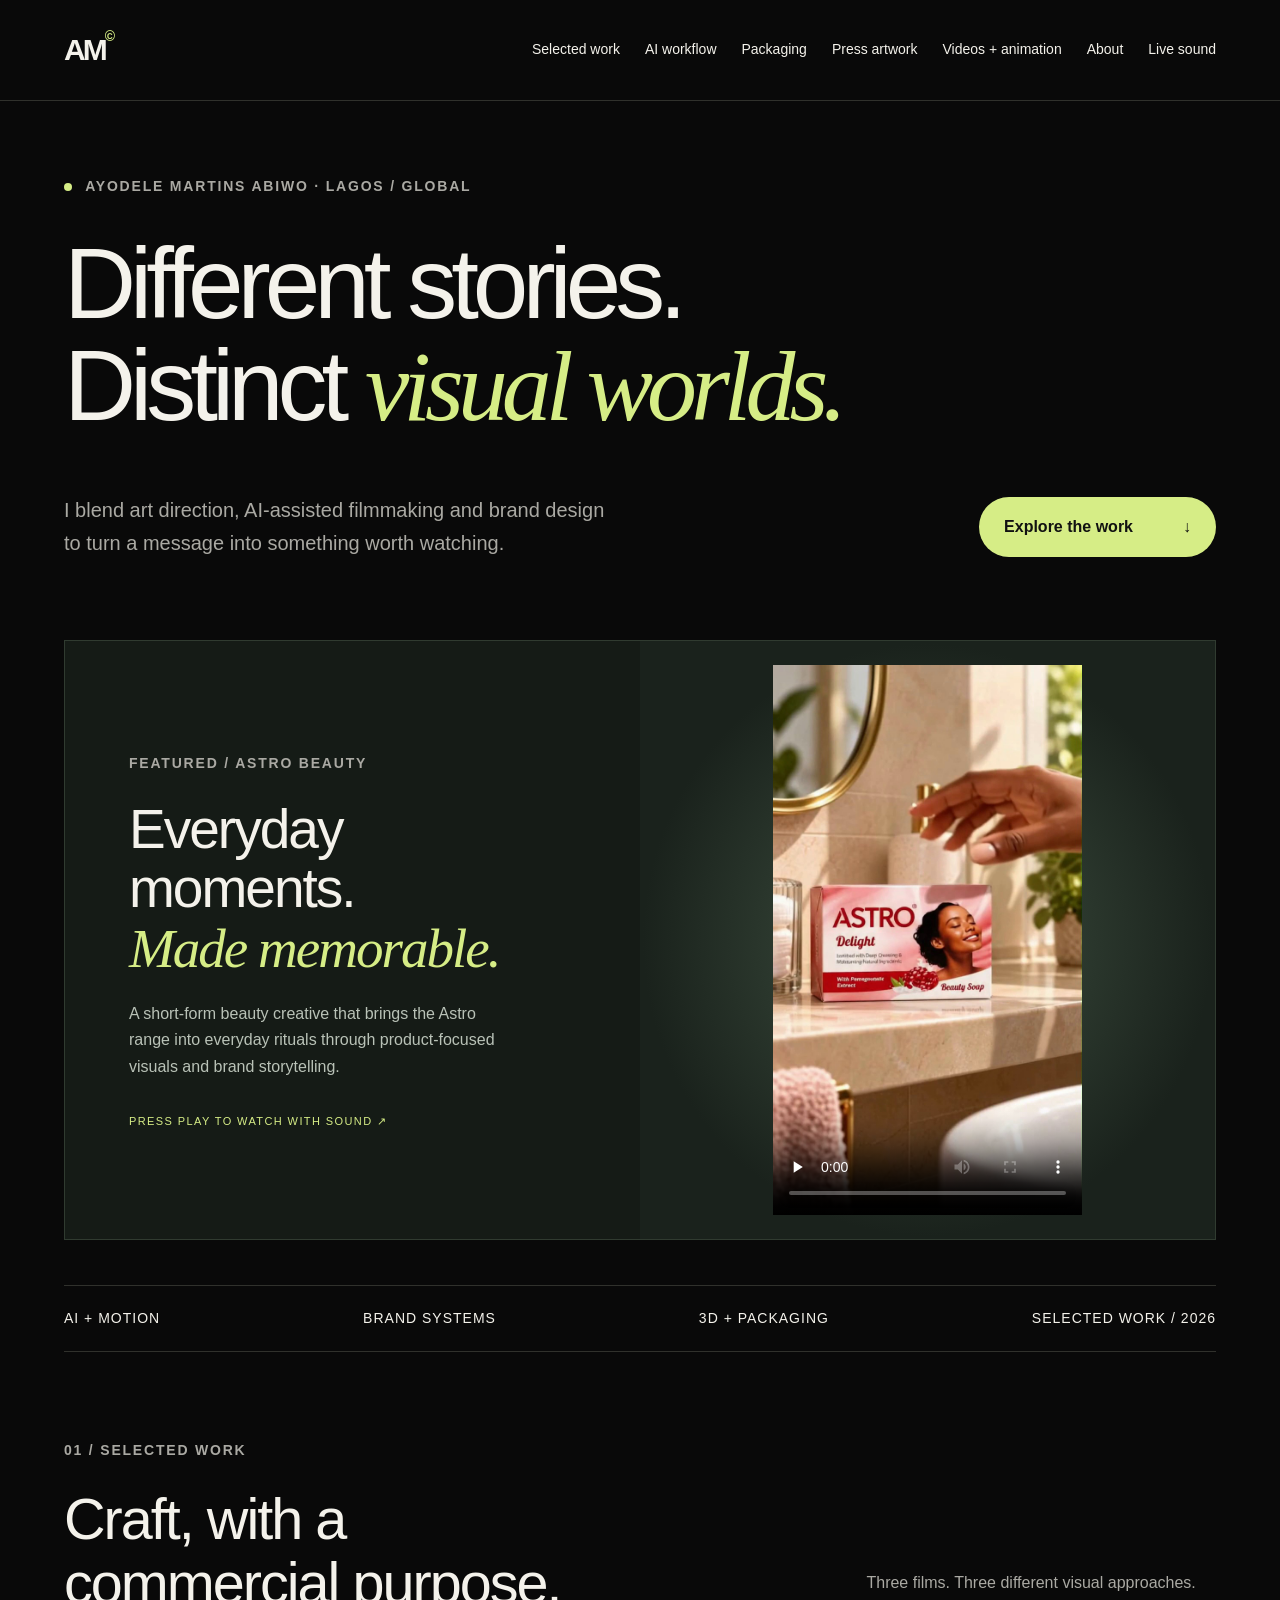
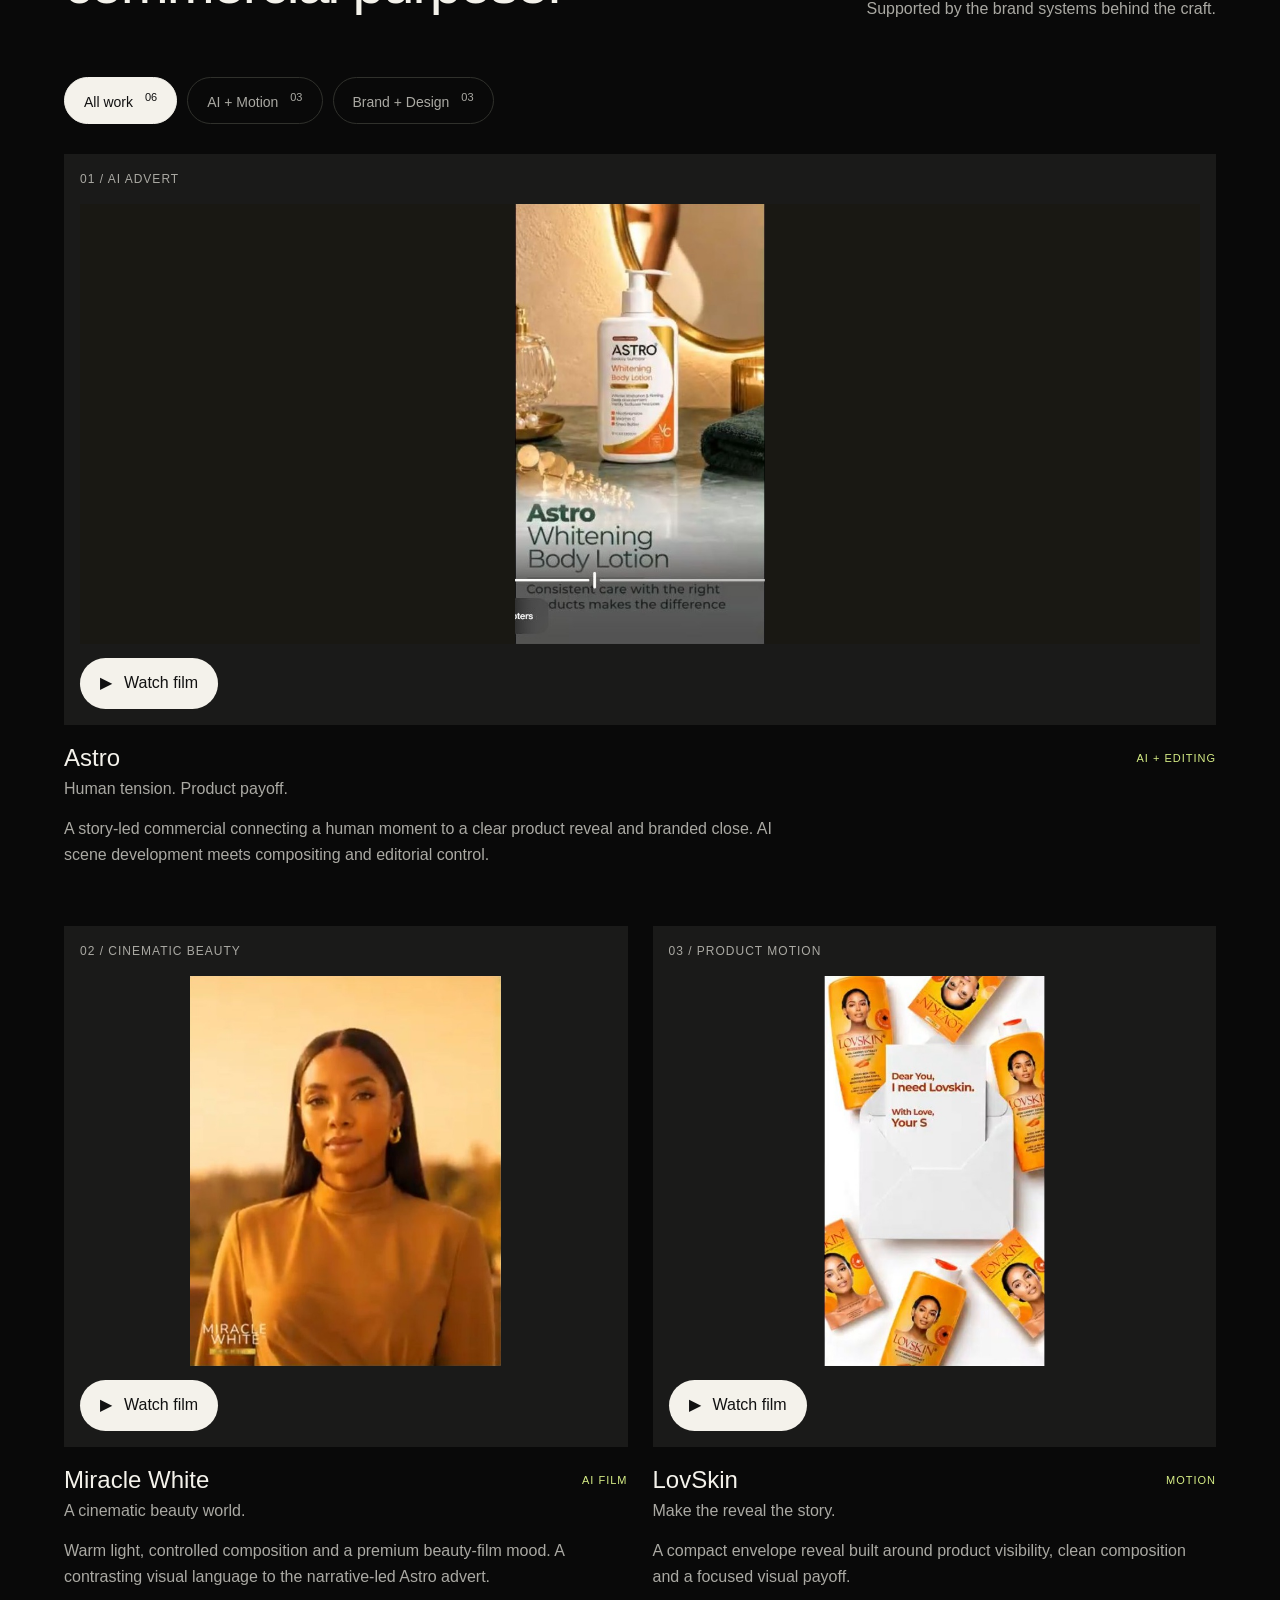
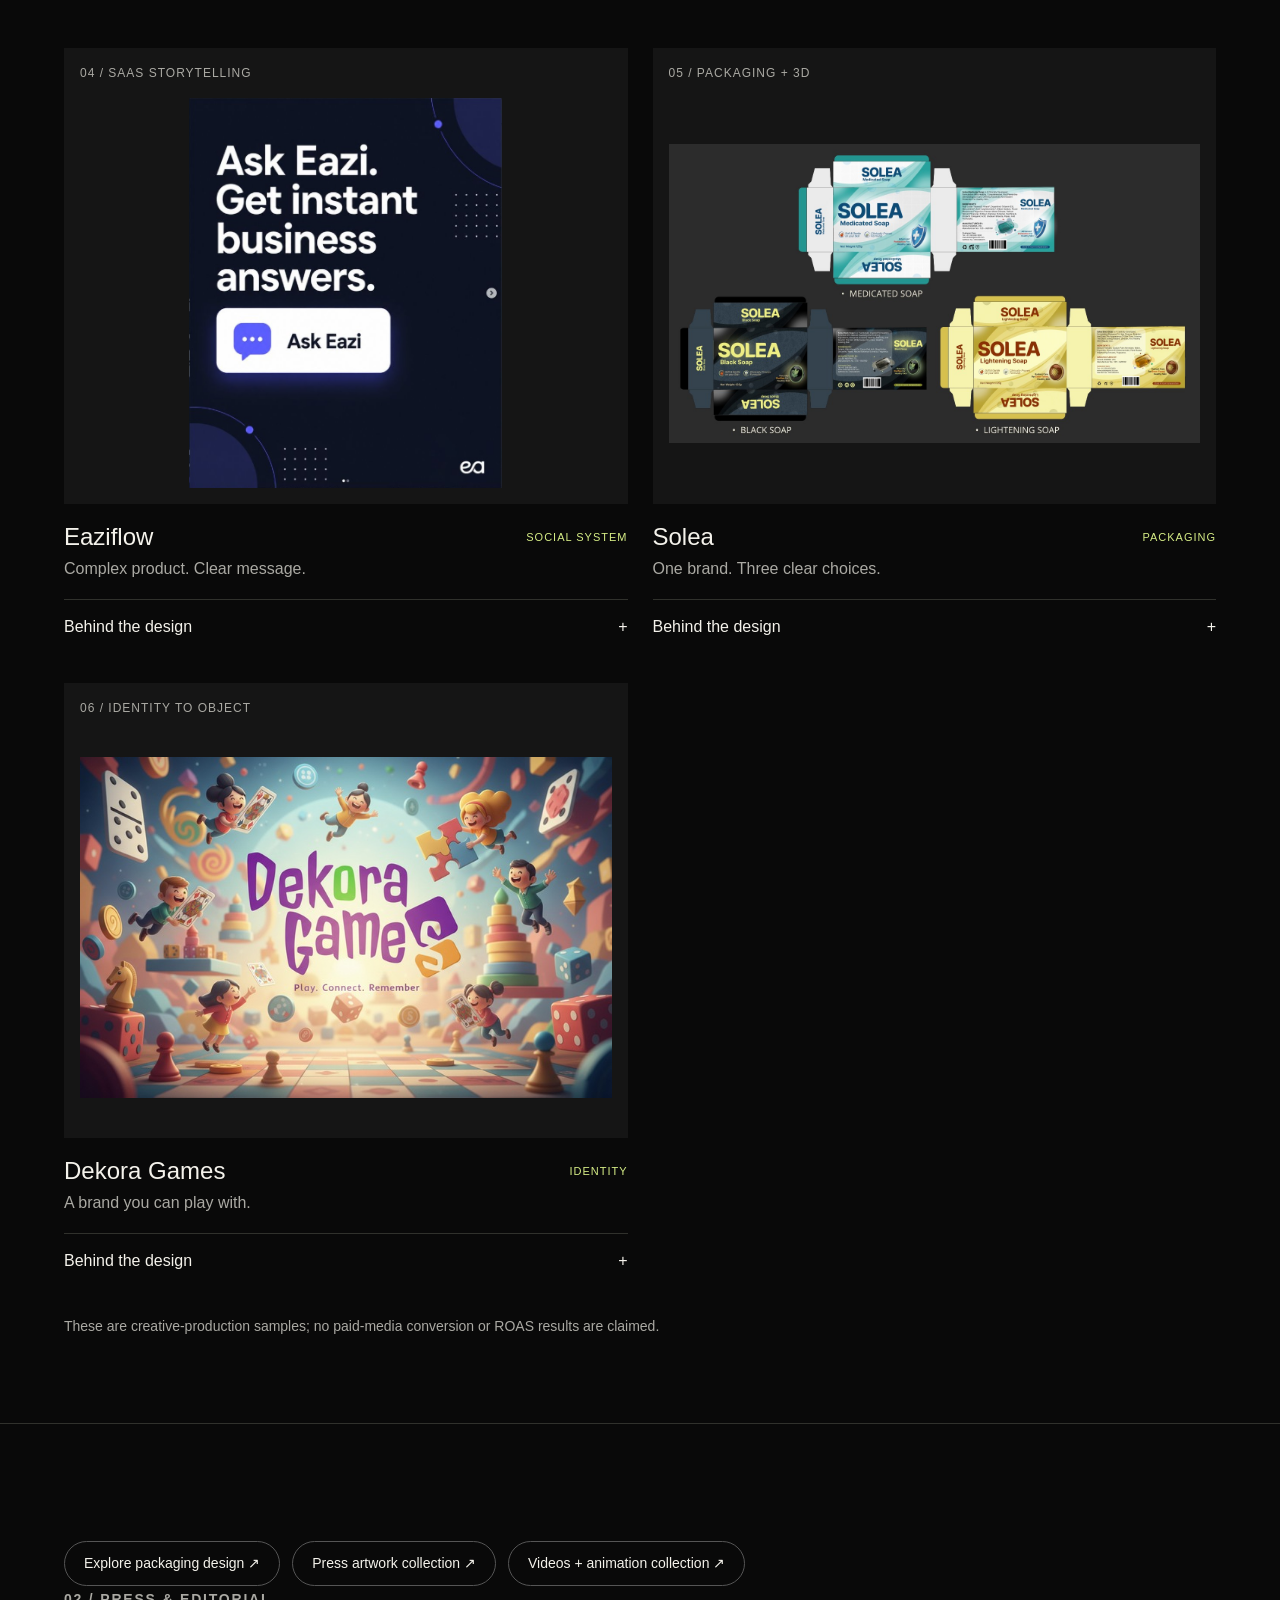
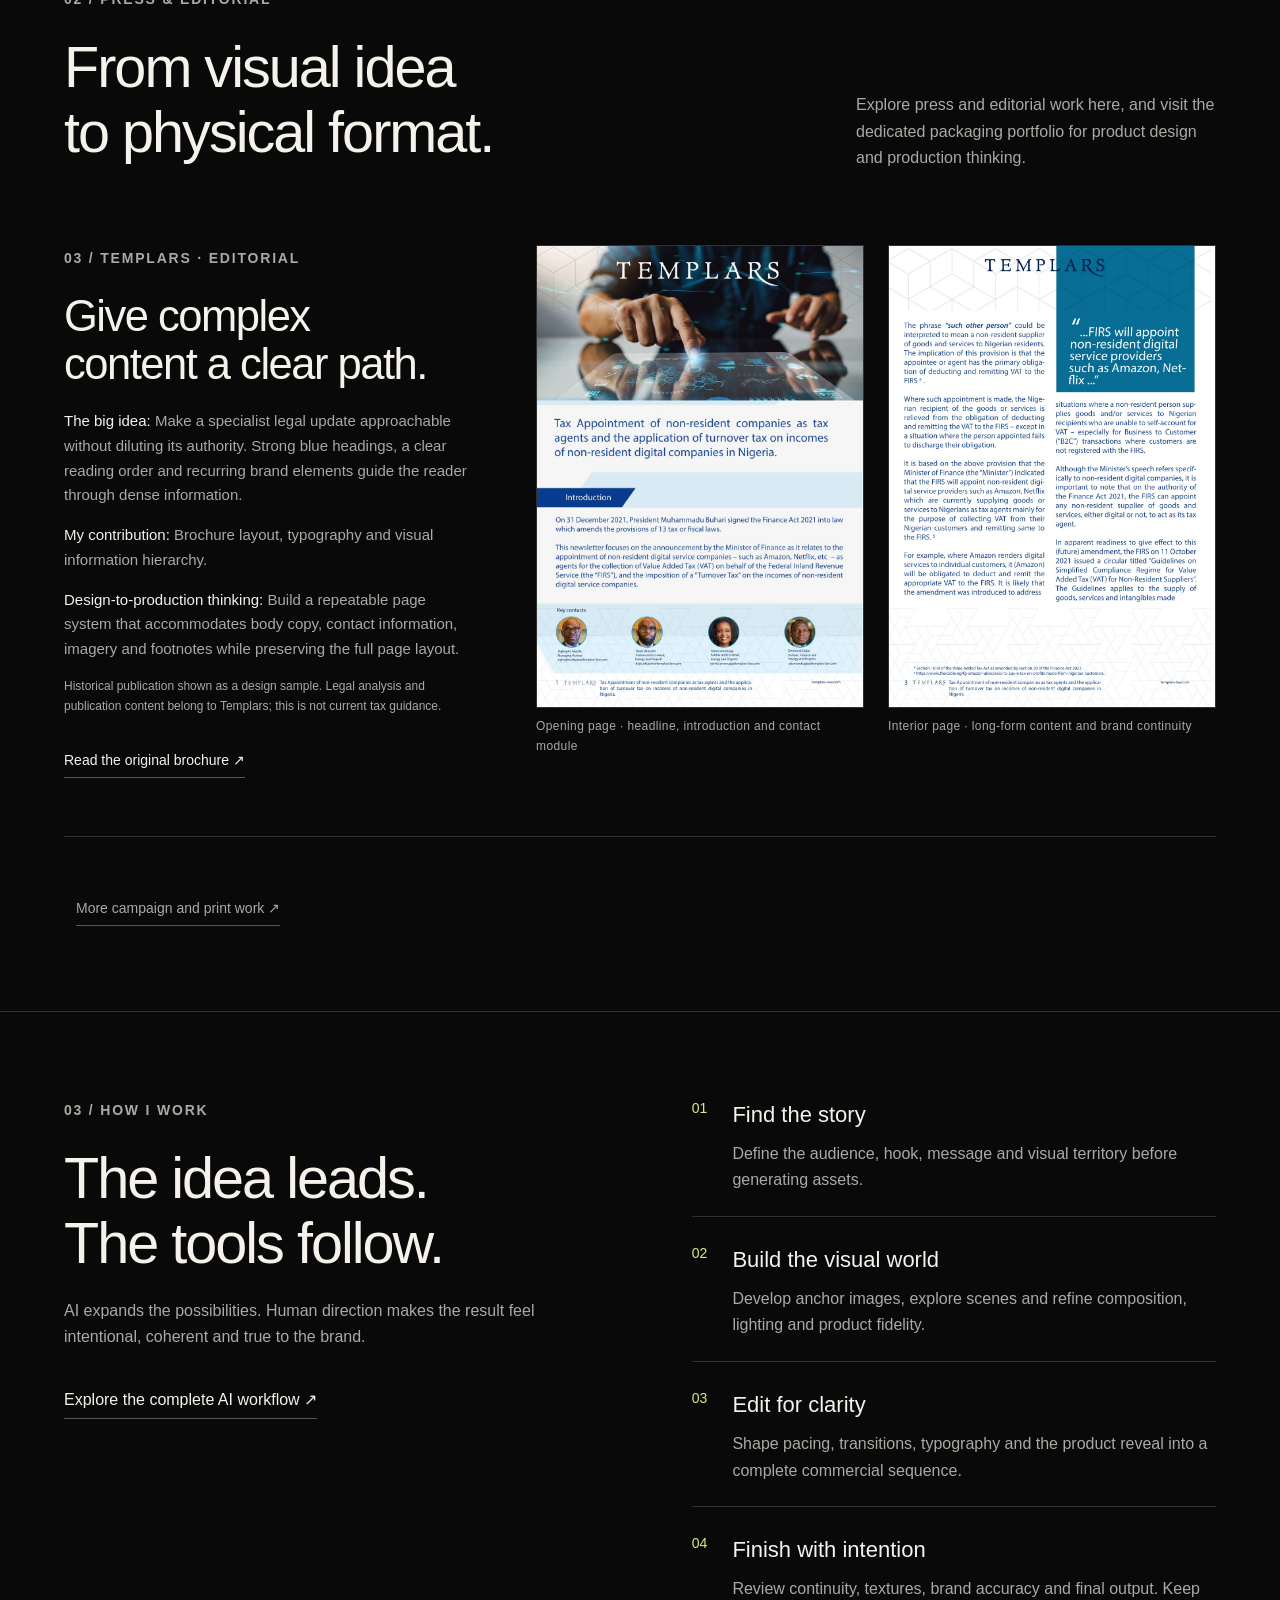
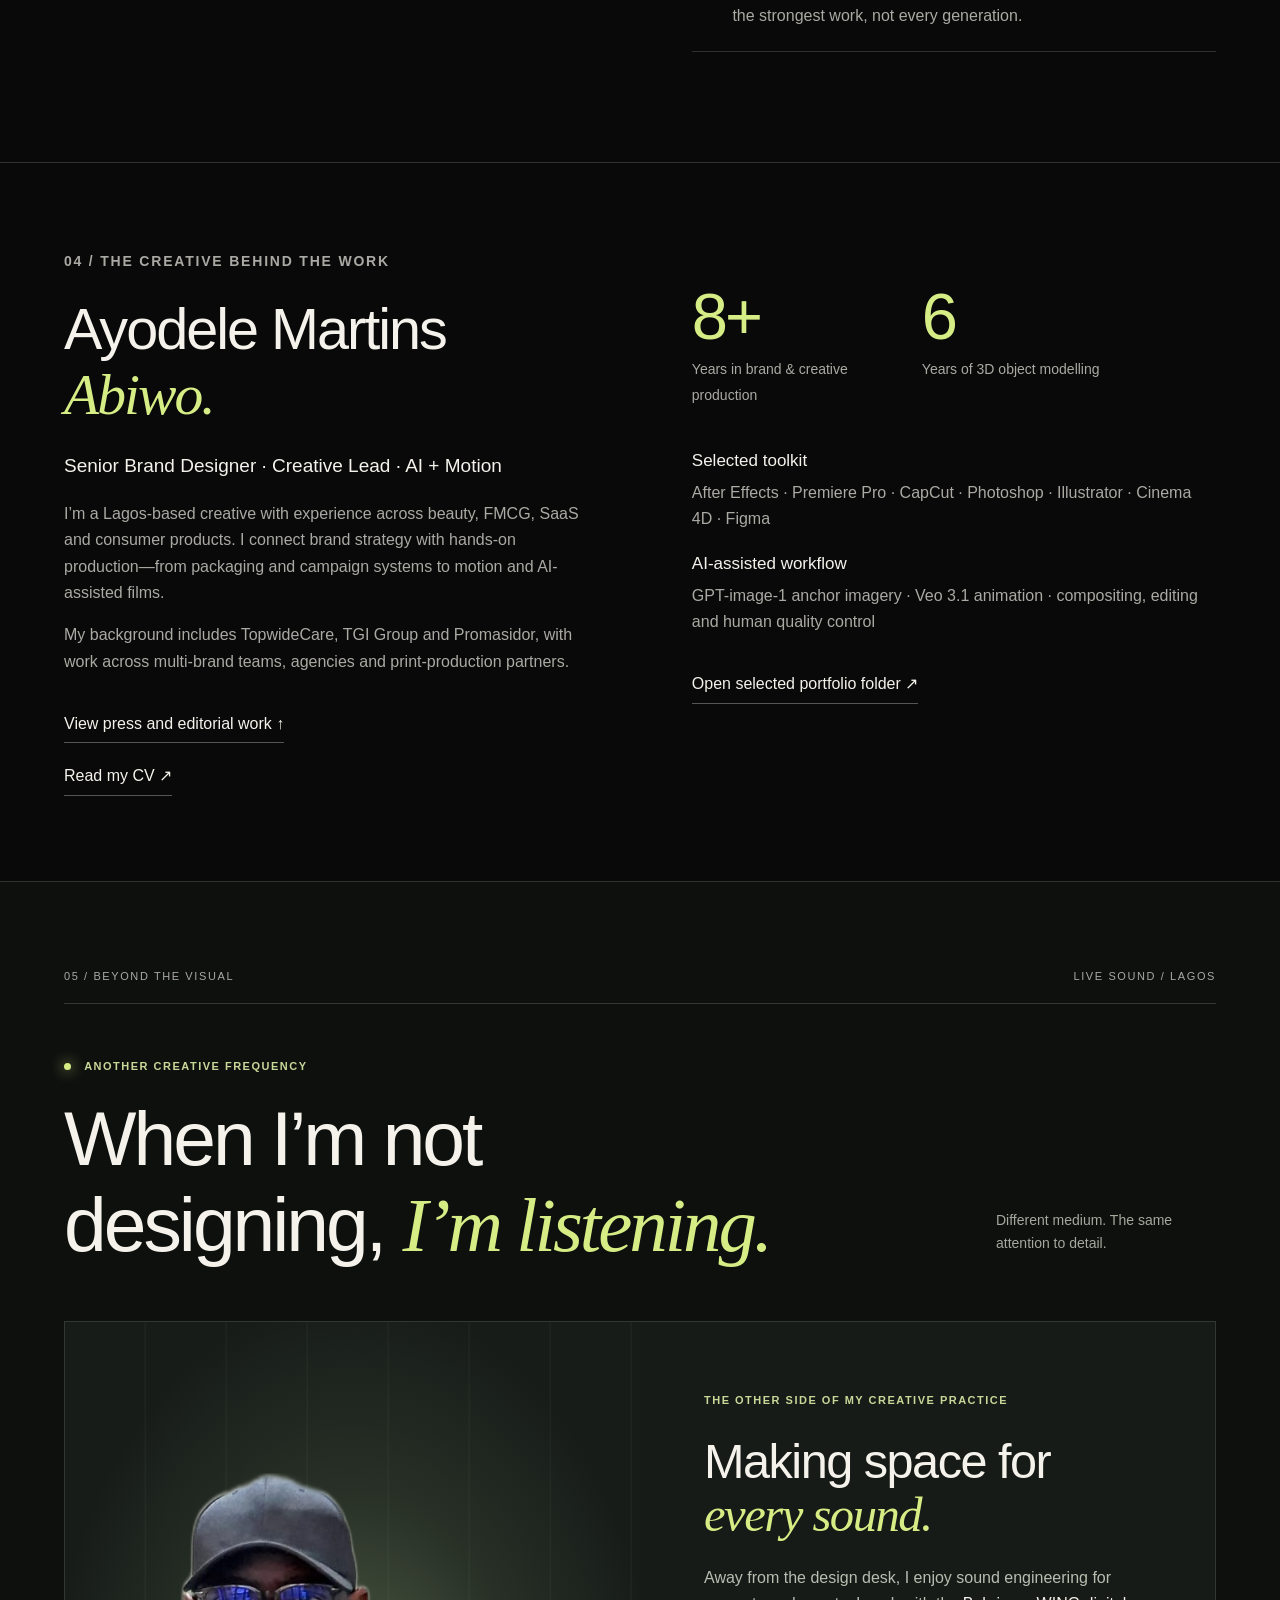
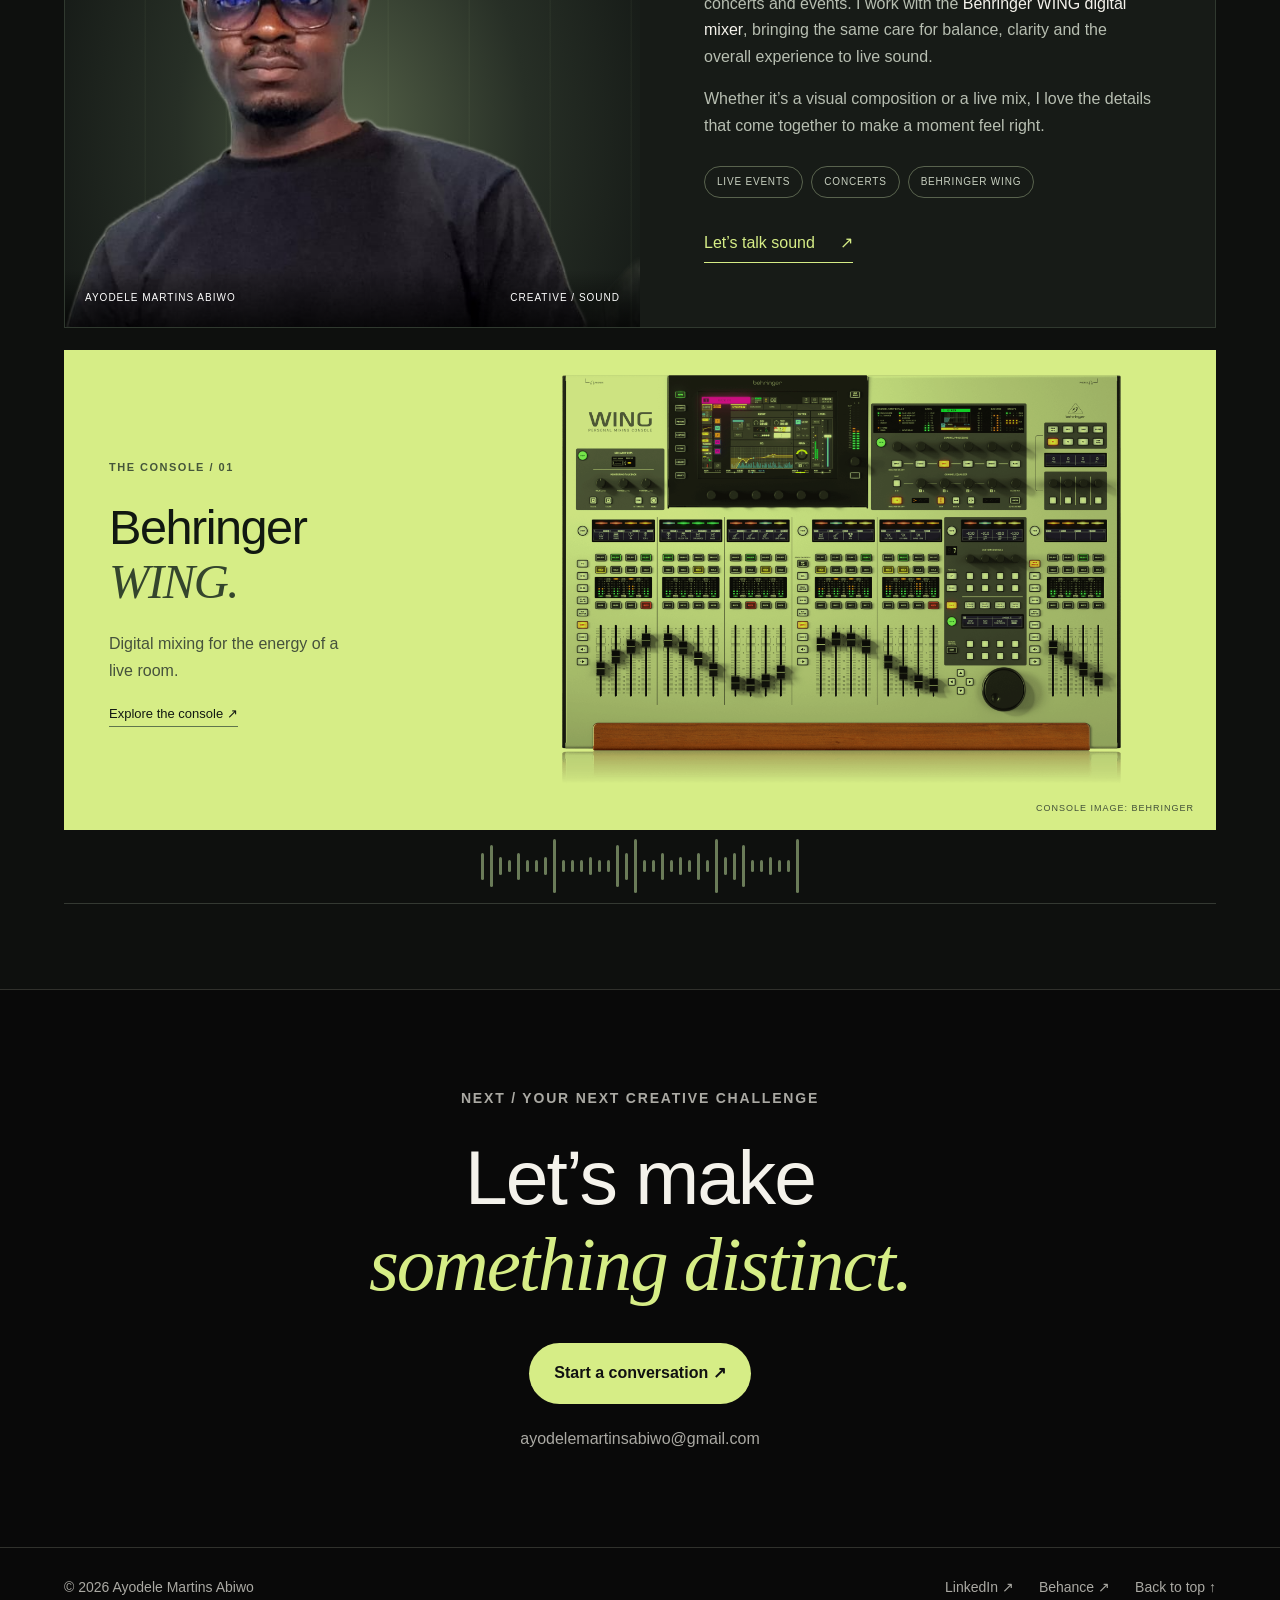
<file: index.html>
<!doctype html>
<html lang="en"><head><meta charset="utf-8"><meta name="viewport" content="width=device-width,initial-scale=1"><meta name="description" content="Ayodele Martins Abiwo — packaging, print, brand systems and AI-assisted commercial films. Selected creative work from Lagos, working globally."><title>Ayodele Martins Abiwo — Creative Portfolio</title><link rel="stylesheet" href="style.css"><link rel="stylesheet" href="print.css"><link rel="stylesheet" href="archive.css"><link rel="stylesheet" href="sound.css"><link rel="stylesheet" href="featured-film.css"></head>
<body><a class="skip" href="#work">Skip to work</a><header class="archive-header"><a class="wordmark" href="#">AM<span>©</span></a><nav aria-label="Main"><a href="#work">Selected work</a><a href="ai-workflow.html">AI workflow</a><a href="packaging.html">Packaging</a><a href="press.html">Press artwork</a><a href="videos.html">Videos + animation</a><a href="#about">About</a><a href="#sound">Live sound</a></nav></header>
<main><section class="hero"><div class="eyebrow"><span class="dot"></span> AYODELE MARTINS ABIWO · LAGOS / GLOBAL</div><h1>Different stories.<br>Distinct <em>visual worlds.</em></h1><div class="hero-bottom"><p>I blend art direction, AI-assisted filmmaking and brand design to turn a message into something worth watching.</p><a class="button" href="#work">Explore the work <span>↓</span></a></div><div class="featured-film"><div class="featured-film-copy"><span class="eyebrow">FEATURED / ASTRO BEAUTY</span><h2>Everyday moments.<br><em>Made memorable.</em></h2><p>A short-form beauty creative that brings the Astro range into everyday rituals through product-focused visuals and brand storytelling.</p><span class="featured-film-note">PRESS PLAY TO WATCH WITH SOUND ↗</span></div><div class="featured-film-player"><video controls playsinline preload="none" poster="assets/workflow/astro-october-poster.jpg" aria-label="Play Astro October beauty creative"><source src="assets/workflow/astro-october.mp4" type="video/mp4">Your browser does not support embedded video.</video></div></div><div class="hero-strip"><span>AI + MOTION</span><span>BRAND SYSTEMS</span><span>3D + PACKAGING</span><span>SELECTED WORK / 2026</span></div></section>
<section id="work" class="section"><div class="section-top"><div><span class="eyebrow">01 / SELECTED WORK</span><h2>Craft, with a<br>commercial purpose.</h2></div><p>Three films. Three different visual approaches.<br>Supported by the brand systems behind the craft.</p></div><div class="filters" role="group" aria-label="Filter projects"><button class="active" data-filter="all" aria-pressed="true">All work <sup>06</sup></button><button data-filter="motion" aria-pressed="false">AI + Motion <sup>03</sup></button><button data-filter="brand" aria-pressed="false">Brand + Design <sup>03</sup></button></div>
<div class="projects">
<article class="project feature" data-category="motion"><button class="visual" data-video="1NRFe5tT_Bl6bgZltBw0MpAMo8ZP6lJgT" data-title="Astro — Integrated AI product advert" aria-label="Play Astro integrated AI product advert"><img src="assets/astro.jpg" alt="Frame from Astro AI-assisted beauty advert"><span class="project-number">01 / AI ADVERT</span><span class="play">▶ <span>Watch film</span></span></button><div class="project-caption"><h3>Astro <span>Human tension. Product payoff.</span></h3><span>AI + EDITING</span></div><p>A story-led commercial connecting a human moment to a clear product reveal and branded close. AI scene development meets compositing and editorial control.</p></article>
<article class="project" data-category="motion"><button class="visual" data-video="1SBl4FECar_RsbycH_le3VV_FQE40vXip" data-title="Miracle White — Cinematic hero film" aria-label="Play Miracle White cinematic hero film"><img src="assets/miracle.jpg" alt="Warm cinematic beauty frame from Miracle White"><span class="project-number">02 / CINEMATIC BEAUTY</span><span class="play">▶ <span>Watch film</span></span></button><div class="project-caption"><h3>Miracle White <span>A cinematic beauty world.</span></h3><span>AI FILM</span></div><p>Warm light, controlled composition and a premium beauty-film mood. A contrasting visual language to the narrative-led Astro advert.</p></article>
<article class="project" data-category="motion"><button class="visual" data-video="1eGfxWkNfEYVGTRYvmbiwQPHzEamkdmH5" data-title="LovSkin — Product motion story" aria-label="Play LovSkin product motion story"><img src="assets/lovskin.jpg" alt="LovSkin product reveal motion frame"><span class="project-number">03 / PRODUCT MOTION</span><span class="play">▶ <span>Watch film</span></span></button><div class="project-caption"><h3>LovSkin <span>Make the reveal the story.</span></h3><span>MOTION</span></div><p>A compact envelope reveal built around product visibility, clean composition and a focused visual payoff.</p></article>
<article class="project" data-category="brand"><div class="visual brand-image"><img loading="lazy" src="assets/eaziflow.jpg" alt="Eaziflow social artwork combining a plainspoken headline and product interface"><span class="project-number">04 / SAAS STORYTELLING</span></div><div class="project-caption"><h3>Eaziflow <span>Complex product. Clear message.</span></h3><span>SOCIAL SYSTEM</span></div><details><summary>Behind the design <span>+</span></summary><p><strong>The brief:</strong> Make a broad operating platform immediately useful to service-business owners.</p><p><strong>The approach:</strong> Pain-point-first headlines, focused UI proof and consistent indigo brand cues. Alternating dark and light layouts create variety inside a recognisable system.</p><div class="detail-images"><img loading="lazy" src="assets/eaziflow-tax.jpg" alt="Eaziflow tax-readiness creative"><img loading="lazy" src="assets/eaziflow-tabs.jpg" alt="Eaziflow tabs and systems creative"></div></details></article>
<article class="project" data-category="brand"><div class="visual brand-image"><img loading="lazy" src="assets/solea.jpg" alt="Solea soap three-variant packaging design"><span class="project-number">05 / PACKAGING + 3D</span></div><div class="project-caption"><h3>Solea <span>One brand. Three clear choices.</span></h3><span>PACKAGING</span></div><details><summary>Behind the design <span>+</span></summary><p><strong>The brief:</strong> Unify Medicated, Black and Lightening Soap variants without losing shelf differentiation.</p><p><strong>My role:</strong> Packaging architecture, hierarchy, visual direction and 3D simulation. A fixed grid and function-led colour system keep claims easy to scan and the family ready to extend.</p><img class="detail-wide" loading="lazy" src="assets/solea-3d.jpg" alt="Solea packaging 3D mockup"></details></article>
<article class="project" data-category="brand"><div class="visual brand-image"><img loading="lazy" src="assets/dekora.jpg" alt="Dekora Games purple brand identity mockup"><span class="project-number">06 / IDENTITY TO OBJECT</span></div><div class="project-caption"><h3>Dekora Games <span>A brand you can play with.</span></h3><span>IDENTITY</span></div><details><summary>Behind the design <span>+</span></summary><p><strong>The approach:</strong> A purple-led identity translated into card architecture and physical packaging. Logo, content hierarchy and box presentation work as one connected experience.</p><img class="detail-wide" loading="lazy" src="assets/dekora-cards.jpg" alt="Dekora physical cards in use"></details></article>
</div><p class="work-note">These are creative-production samples; no paid-media conversion or ROAS results are claimed.</p></section>
<section id="print" class="section print-work">
<div class="archive-crosslinks"><a href="packaging.html">Explore packaging design ↗</a><a href="press.html">Press artwork collection ↗</a><a href="videos.html">Videos + animation collection ↗</a></div>
<div class="section-top"><div><span class="eyebrow">02 / PRESS &amp; EDITORIAL</span><h2>From visual idea<br>to physical format.</h2></div><p>Explore press and editorial work here, and visit the dedicated packaging portfolio for product design and production thinking.</p></div>
<article class="print-case"><div class="case-intro"><span class="eyebrow">03 / TEMPLARS · EDITORIAL</span><h3>Give complex<br>content a clear path.</h3><p><strong>The big idea:</strong> Make a specialist legal update approachable without diluting its authority. Strong blue headings, a clear reading order and recurring brand elements guide the reader through dense information.</p><p><strong>My contribution:</strong> Brochure layout, typography and visual information hierarchy.</p><p><strong>Design-to-production thinking:</strong> Build a repeatable page system that accommodates body copy, contact information, imagery and footnotes while preserving the full page layout.</p><p class="sample-note">Historical publication shown as a design sample. Legal analysis and publication content belong to Templars; this is not current tax guidance.</p><a class="text-link" href="https://drive.google.com/file/d/15Gj0JqtmBIQ5lPVftCfcfgrsyBUEo7iF/view" target="_blank" rel="noopener">Read the original brochure ↗</a></div><div class="case-gallery editorial-gallery"><figure><a href="assets/print/templars-cover.jpg" target="_blank" rel="noopener"><img loading="lazy" src="assets/print/templars-cover.jpg" alt="Full first page of Templars Non-Resident Digital Companies as Tax Agents brochure"></a><figcaption>Opening page · headline, introduction and contact module</figcaption></figure><figure><a href="assets/print/templars-inside.jpg" target="_blank" rel="noopener"><img loading="lazy" src="assets/print/templars-inside.jpg" alt="Complete interior page of Templars legal update with body text and footnotes"></a><figcaption>Interior page · long-form content and brand continuity</figcaption></figure></div></article>
<p class="work-note"><a class="text-link" href="https://www.ayodelemartins.org/" target="_blank" rel="noopener">More campaign and print work ↗</a></p>
</section>
<section id="approach" class="section approach"><div><span class="eyebrow">03 / HOW I WORK</span><h2>The idea leads.<br>The tools follow.</h2><p>AI expands the possibilities. Human direction makes the result feel intentional, coherent and true to the brand.</p><a class="text-link" href="ai-workflow.html">Explore the complete AI workflow ↗</a></div><ol><li><span>01</span><div><h3>Find the story</h3><p>Define the audience, hook, message and visual territory before generating assets.</p></div></li><li><span>02</span><div><h3>Build the visual world</h3><p>Develop anchor images, explore scenes and refine composition, lighting and product fidelity.</p></div></li><li><span>03</span><div><h3>Edit for clarity</h3><p>Shape pacing, transitions, typography and the product reveal into a complete commercial sequence.</p></div></li><li><span>04</span><div><h3>Finish with intention</h3><p>Review continuity, textures, brand accuracy and final output. Keep the strongest work, not every generation.</p></div></li></ol></section>
<section id="about" class="section about"><div><span class="eyebrow">04 / THE CREATIVE BEHIND THE WORK</span><h2>Ayodele Martins<br><em>Abiwo.</em></h2><p class="intro">Senior Brand Designer · Creative Lead · AI + Motion</p><p>I’m a Lagos-based creative with experience across beauty, FMCG, SaaS and consumer products. I connect brand strategy with hands-on production—from packaging and campaign systems to motion and AI-assisted films.</p><p>My background includes TopwideCare, TGI Group and Promasidor, with work across multi-brand teams, agencies and print-production partners.</p><a class="text-link" href="#print">View press and editorial work ↑</a><br><a class="text-link" href="assets/Ayodele-Martins-Abiwo-CV.pdf" target="_blank" rel="noopener">Read my CV ↗</a></div><div class="about-right"><div class="stats"><div><strong>8+</strong><span>Years in brand & creative production</span></div><div><strong>6</strong><span>Years of 3D object modelling</span></div></div><h3>Selected toolkit</h3><p>After Effects · Premiere Pro · CapCut · Photoshop · Illustrator · Cinema 4D · Figma</p><h3>AI-assisted workflow</h3><p>GPT-image-1 anchor imagery · Veo 3.1 animation · compositing, editing and human quality control</p><a class="text-link" href="https://drive.google.com/drive/folders/1v5U1llgszEaaoFjVQFStMXj93VvlJbgx" target="_blank" rel="noopener">Open selected portfolio folder ↗</a></div></section>
<section id="sound" class="section sound-section" aria-labelledby="sound-title">
<div class="sound-topline"><span>05 / BEYOND THE VISUAL</span><span>LIVE SOUND / LAGOS</span></div>
<div class="sound-heading"><div><p class="sound-kicker"><span class="sound-led"></span> ANOTHER CREATIVE FREQUENCY</p><h2 id="sound-title">When I’m not<br>designing, <em>I’m listening.</em></h2></div><p>Different medium. The same attention to detail.</p></div>
<div class="sound-layout"><div class="sound-portrait"><img src="assets/ayodele-sound-portrait.png" alt="Ayodele Martins Abiwo wearing a black cap and glasses"><div class="portrait-label"><span>AYODELE MARTINS ABIWO</span><span>CREATIVE / SOUND</span></div></div>
<div class="sound-copy"><span class="sound-small">THE OTHER SIDE OF MY CREATIVE PRACTICE</span><h3>Making space for<br><em>every sound.</em></h3><p>Away from the design desk, I enjoy sound engineering for concerts and events. I work with the <strong>Behringer WING digital mixer</strong>, bringing the same care for balance, clarity and the overall experience to live sound.</p><p>Whether it’s a visual composition or a live mix, I love the details that come together to make a moment feel right.</p><div class="sound-tags"><span>LIVE EVENTS</span><span>CONCERTS</span><span>BEHRINGER WING</span></div><a class="sound-contact" href="mailto:ayodelemartinsabiwo@gmail.com?subject=Live%20sound%20enquiry">Let’s talk sound <span>↗</span></a></div></div>
<div class="sound-console"><div class="console-copy"><span class="sound-small">THE CONSOLE / 01</span><h3>Behringer<br><em>WING.</em></h3><p>Digital mixing for the energy of a live room.</p><a href="https://www.behringer.com/en/products/0603-AEN" target="_blank" rel="noopener">Explore the console ↗</a></div><div class="console-visual"><img src="assets/wing-console.png" alt="Behringer WING digital mixing console, viewed from above" loading="lazy"><span>CONSOLE IMAGE: BEHRINGER</span></div></div>
<div class="sound-wave" aria-hidden="true"><span></span><span></span><span></span><span></span><span></span><span></span><span></span><span></span><span></span><span></span><span></span><span></span><span></span><span></span><span></span><span></span><span></span><span></span><span></span><span></span><span></span><span></span><span></span><span></span><span></span><span></span><span></span><span></span><span></span><span></span><span></span><span></span><span></span><span></span><span></span><span></span></div>
</section>
<section class="contact section"><span class="eyebrow">NEXT / YOUR NEXT CREATIVE CHALLENGE</span><h2>Let’s make<br><em>something distinct.</em></h2><a class="button" href="mailto:ayodelemartinsabiwo@gmail.com">Start a conversation ↗</a><a class="email" href="mailto:ayodelemartinsabiwo@gmail.com">ayodelemartinsabiwo@gmail.com</a></section></main>
<footer><span>© 2026 Ayodele Martins Abiwo</span><div><a href="https://www.linkedin.com/in/ayodele-martins-abiwo-a96a787a" target="_blank" rel="noopener">LinkedIn ↗</a><a href="https://www.behance.net/abiworemim6163" target="_blank" rel="noopener">Behance ↗</a><a href="#">Back to top ↑</a></div></footer>
<dialog aria-labelledby="film-title"><div class="modal-head"><h2 id="film-title">Selected film</h2><button id="close-film" aria-label="Close film">✕</button></div><div id="player"></div><a id="film-external" target="_blank" rel="noopener">Open video in Google Drive ↗</a></dialog><script src="script.js"></script></body></html>
</file>
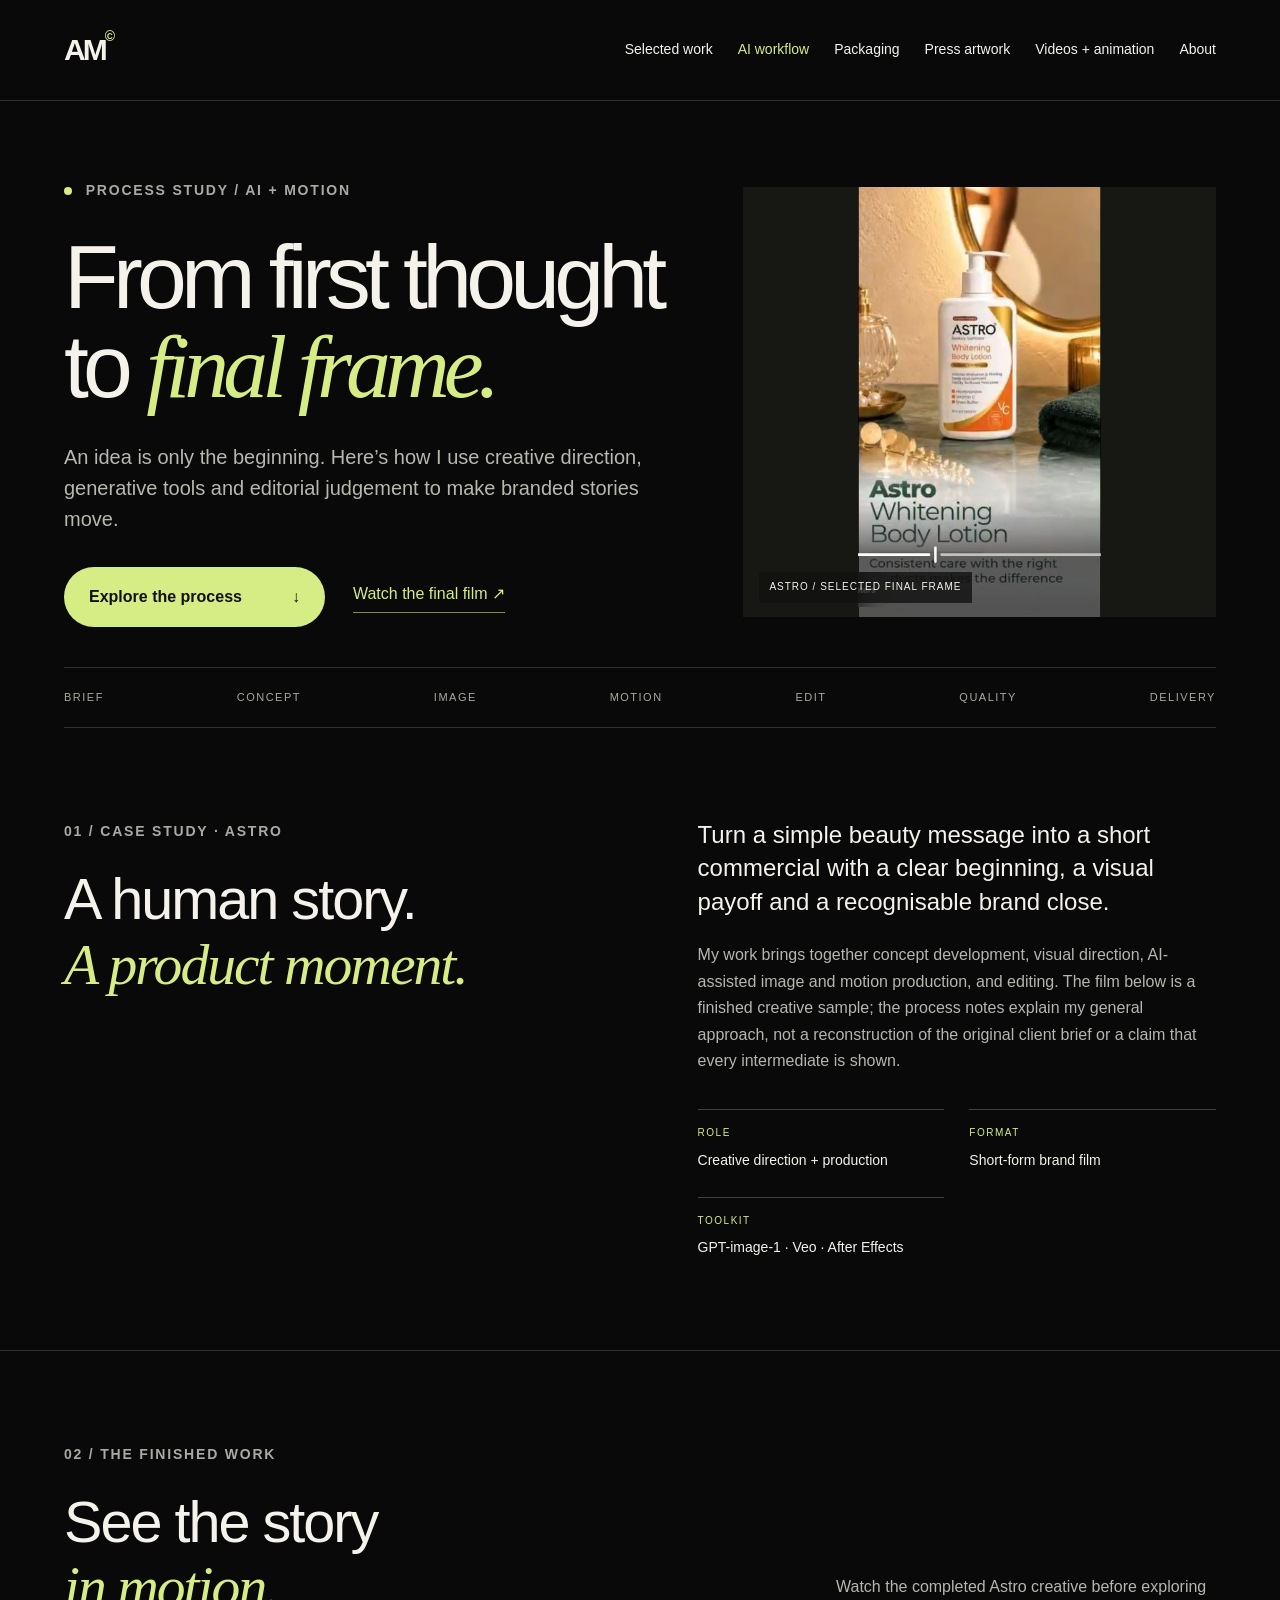
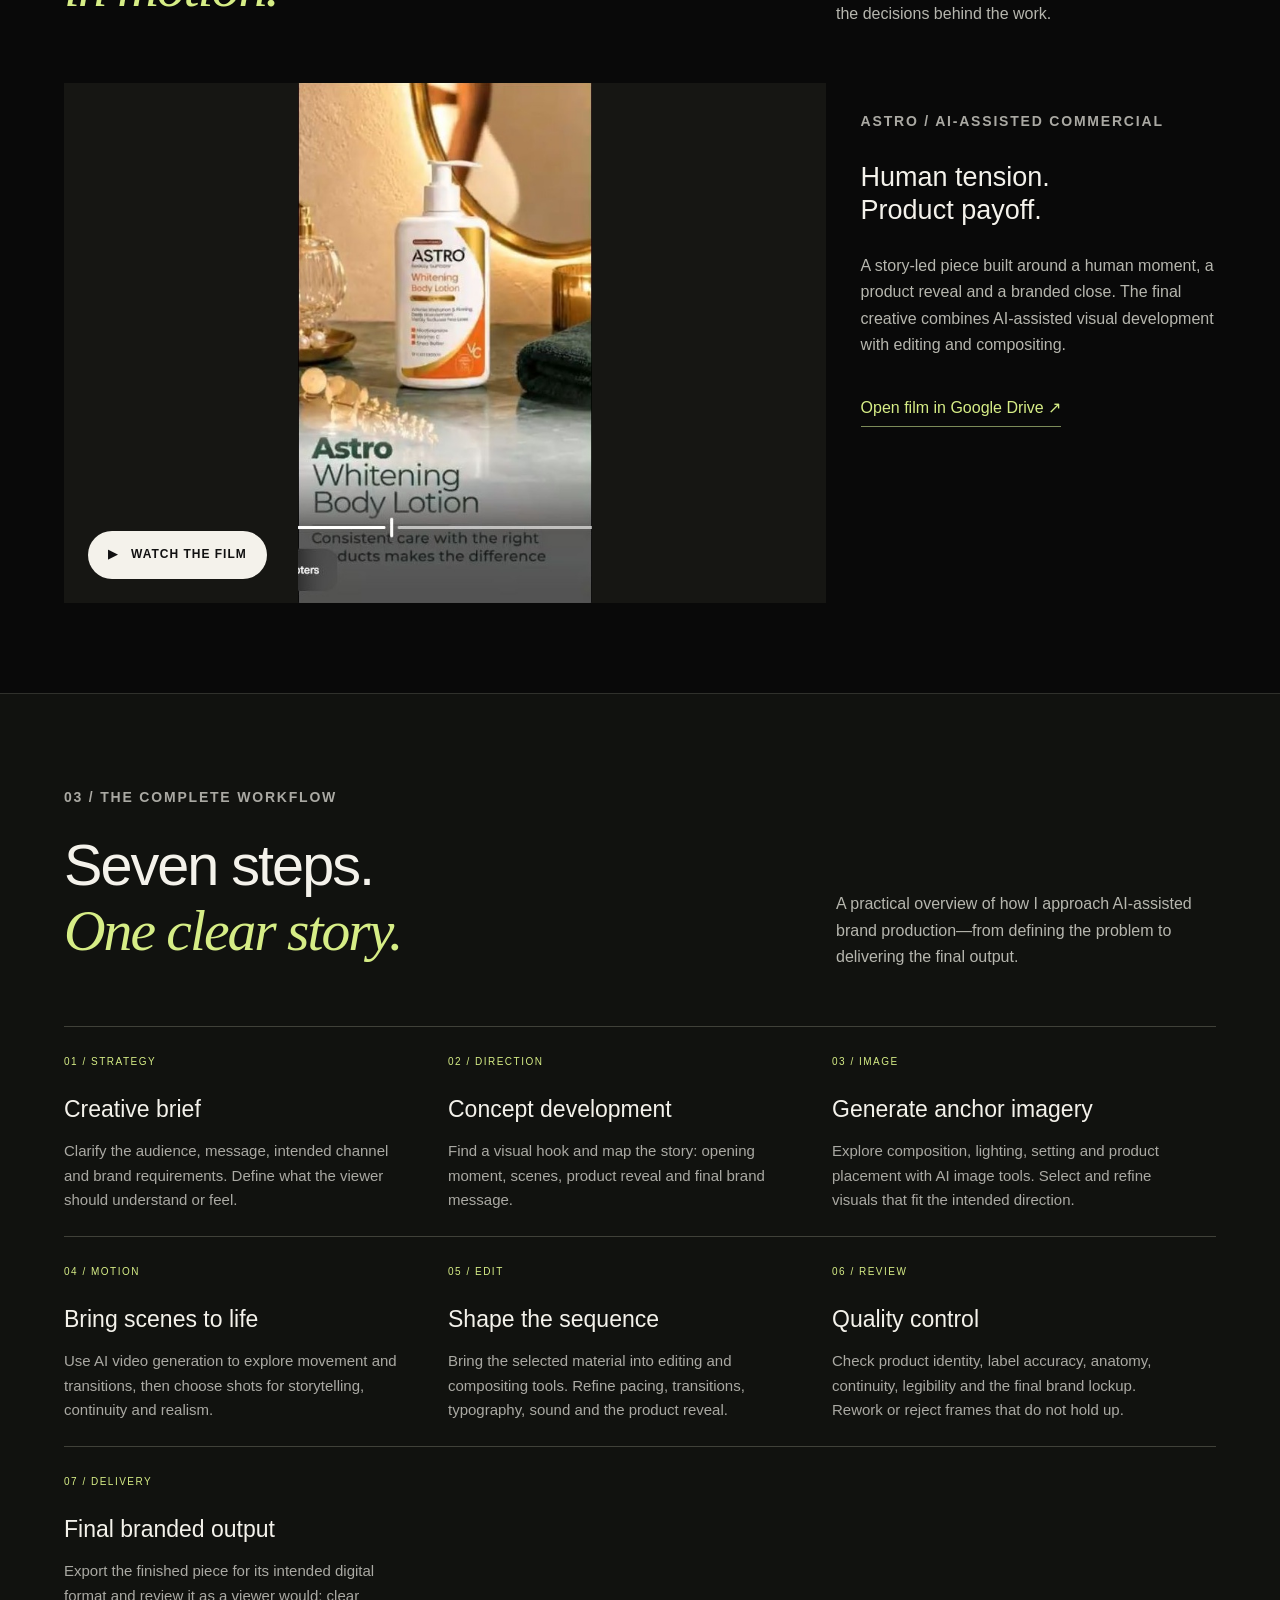
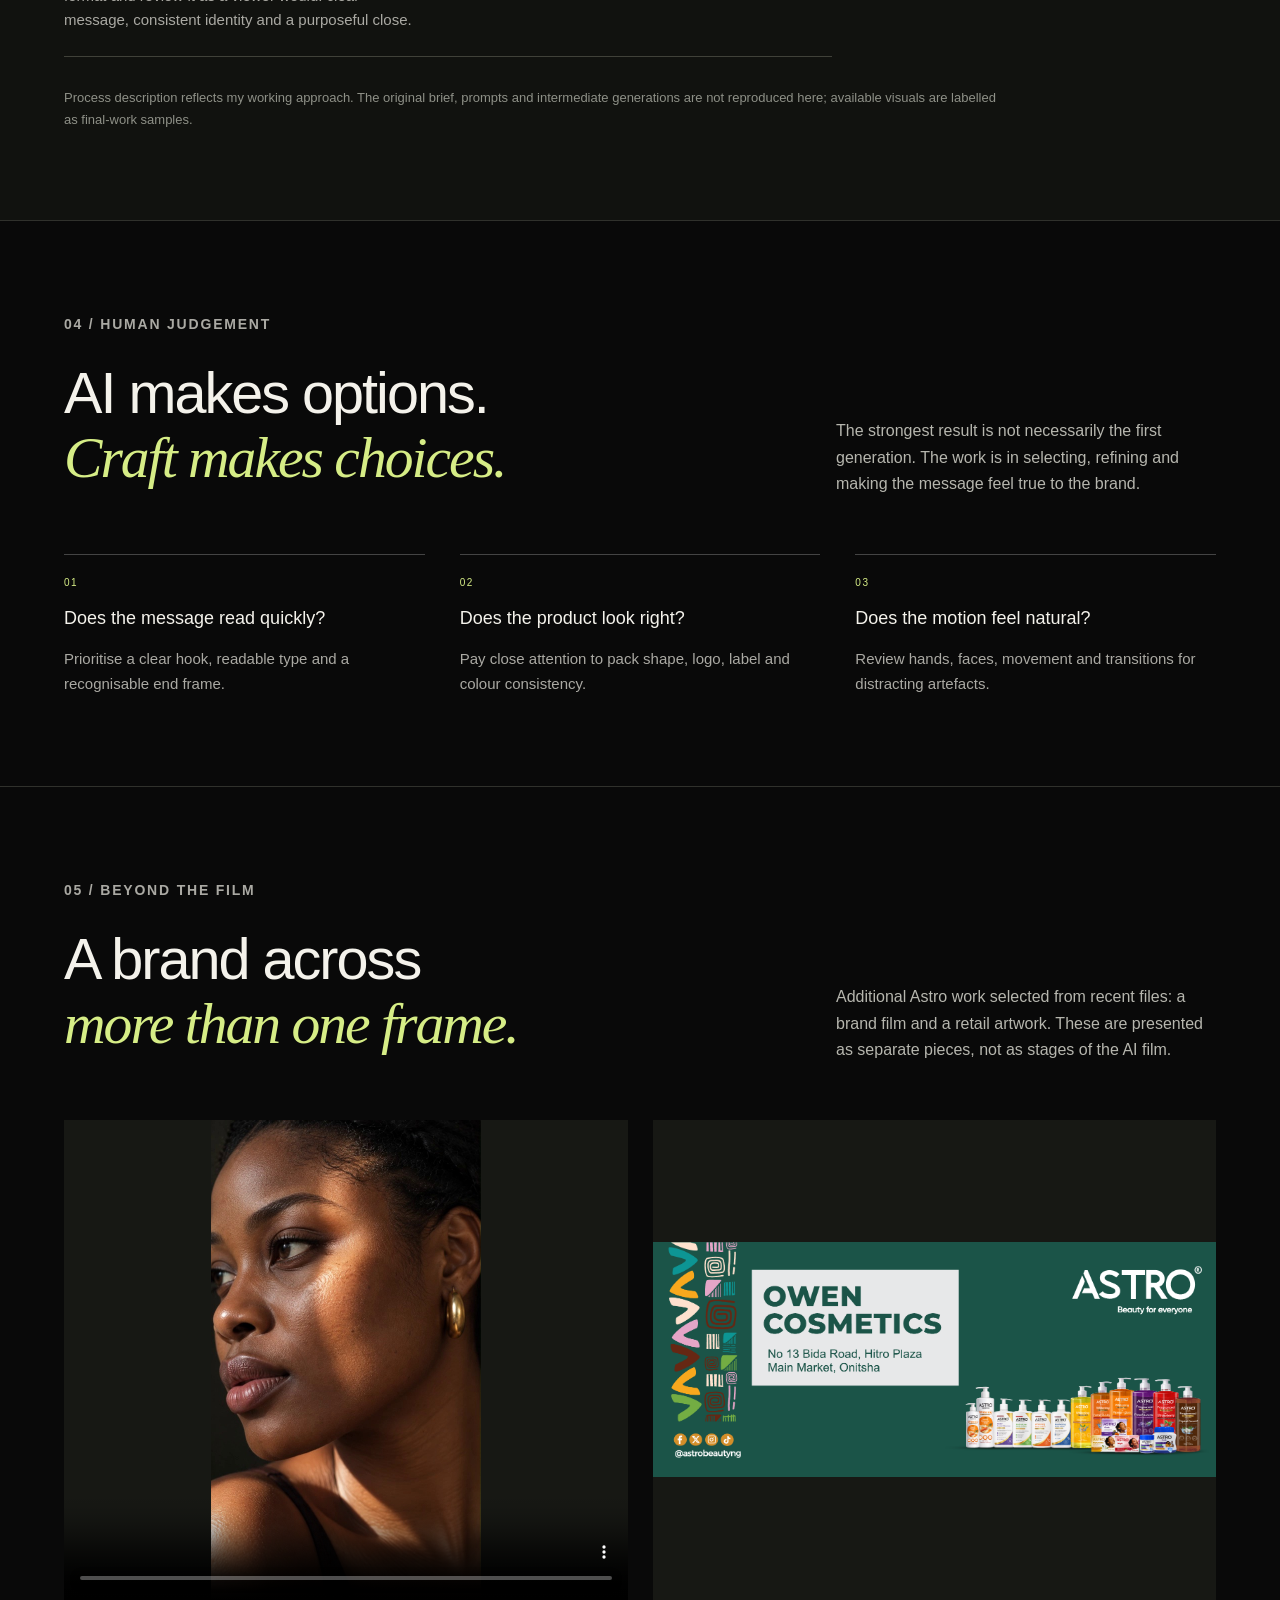
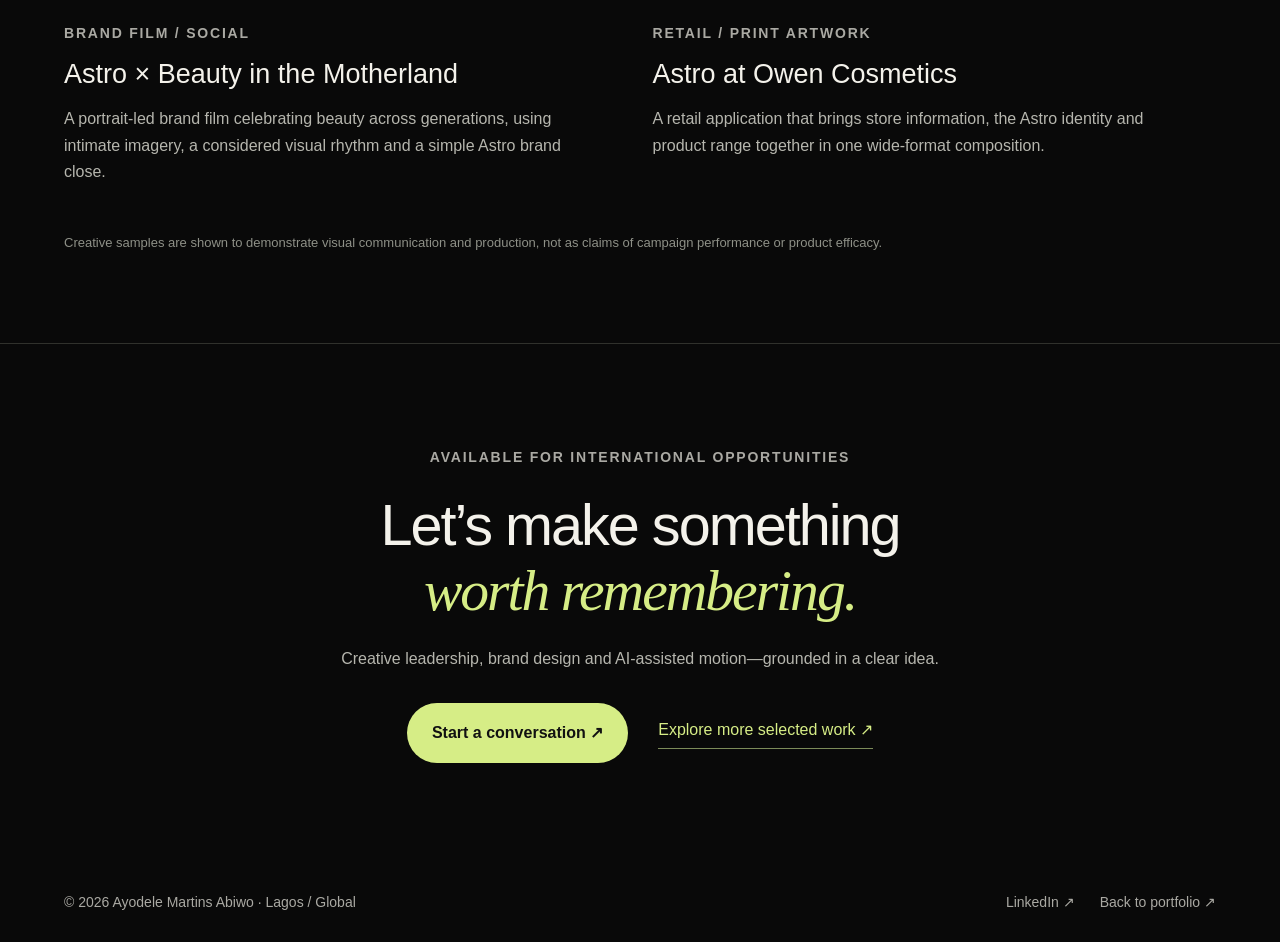
<file: ai-workflow.html>
<!doctype html>
<html lang="en">
<head>
  <meta charset="utf-8">
  <meta name="viewport" content="width=device-width,initial-scale=1">
  <meta name="description" content="Explore Ayodele Martins Abiwo's AI-assisted creative process, from the brief to a finished branded film.">
  <title>AI workflow — Ayodele Martins Abiwo</title>
  <link rel="stylesheet" href="style.css">
  <link rel="stylesheet" href="archive.css">
  <link rel="stylesheet" href="workflow.css">
</head>
<body>
<a class="skip" href="#case-study">Skip to case study</a>
<header class="archive-header"><a class="wordmark" href="index.html">AM<span>©</span></a><nav aria-label="Portfolio sections"><a href="index.html#work">Selected work</a><a href="ai-workflow.html" aria-current="page">AI workflow</a><a href="packaging.html">Packaging</a><a href="press.html">Press artwork</a><a href="videos.html">Videos + animation</a><a href="index.html#about">About</a></nav></header>
<main>
<section class="workflow-hero">
  <div class="workflow-hero-copy"><span class="eyebrow"><span class="dot"></span> PROCESS STUDY / AI + MOTION</span><h1>From first thought<br>to <em>final frame.</em></h1><p class="workflow-lede">An idea is only the beginning. Here’s how I use creative direction, generative tools and editorial judgement to make branded stories move.</p><div class="hero-actions"><a class="button" href="#case-study">Explore the process <span>↓</span></a><a class="workflow-link" href="#final-film">Watch the final film ↗</a></div></div>
  <div class="hero-art"><img src="assets/astro.jpg" alt="A selected frame from an Astro beauty film"><span>ASTRO / SELECTED FINAL FRAME</span></div>
  <div class="workflow-rail"><span>BRIEF</span><span>CONCEPT</span><span>IMAGE</span><span>MOTION</span><span>EDIT</span><span>QUALITY</span><span>DELIVERY</span></div>
</section>
<section id="case-study" class="workflow-section intro-grid"><div><span class="eyebrow">01 / CASE STUDY · ASTRO</span><h2>A human story.<br><em>A product moment.</em></h2></div><div><p class="intro-large">Turn a simple beauty message into a short commercial with a clear beginning, a visual payoff and a recognisable brand close.</p><p>My work brings together concept development, visual direction, AI-assisted image and motion production, and editing. The film below is a finished creative sample; the process notes explain my general approach, not a reconstruction of the original client brief or a claim that every intermediate is shown.</p><div class="case-facts"><div><span>ROLE</span><strong>Creative direction + production</strong></div><div><span>FORMAT</span><strong>Short-form brand film</strong></div><div><span>TOOLKIT</span><strong>GPT-image-1 · Veo · After Effects</strong></div></div></div></section>
<section id="final-film" class="workflow-section film-section"><div class="section-heading"><div><span class="eyebrow">02 / THE FINISHED WORK</span><h2>See the story<br><em>in motion.</em></h2></div><p>Watch the completed Astro creative before exploring the decisions behind the work.</p></div><div class="film-layout"><button class="film-stage" data-drive-film="1NRFe5tT_Bl6bgZltBw0MpAMo8ZP6lJgT" type="button" aria-label="Play the Astro AI-assisted product advert"><img src="assets/astro.jpg" alt="Selected frame from the Astro product advert"><span class="film-badge">▶ &nbsp; WATCH THE FILM</span></button><div class="film-aside"><span class="eyebrow">ASTRO / AI-ASSISTED COMMERCIAL</span><h3>Human tension.<br>Product payoff.</h3><p>A story-led piece built around a human moment, a product reveal and a branded close. The final creative combines AI-assisted visual development with editing and compositing.</p><a class="workflow-link" href="https://drive.google.com/file/d/1NRFe5tT_Bl6bgZltBw0MpAMo8ZP6lJgT/view" target="_blank" rel="noopener">Open film in Google Drive ↗</a></div></div></section>
<section class="workflow-section process-section"><div class="section-heading"><div><span class="eyebrow">03 / THE COMPLETE WORKFLOW</span><h2>Seven steps.<br><em>One clear story.</em></h2></div><p>A practical overview of how I approach AI-assisted brand production—from defining the problem to delivering the final output.</p></div><div class="process-grid">
<article><span>01 / STRATEGY</span><h3>Creative brief</h3><p>Clarify the audience, message, intended channel and brand requirements. Define what the viewer should understand or feel.</p></article>
<article><span>02 / DIRECTION</span><h3>Concept development</h3><p>Find a visual hook and map the story: opening moment, scenes, product reveal and final brand message.</p></article>
<article><span>03 / IMAGE</span><h3>Generate anchor imagery</h3><p>Explore composition, lighting, setting and product placement with AI image tools. Select and refine visuals that fit the intended direction.</p></article>
<article><span>04 / MOTION</span><h3>Bring scenes to life</h3><p>Use AI video generation to explore movement and transitions, then choose shots for storytelling, continuity and realism.</p></article>
<article><span>05 / EDIT</span><h3>Shape the sequence</h3><p>Bring the selected material into editing and compositing tools. Refine pacing, transitions, typography, sound and the product reveal.</p></article>
<article><span>06 / REVIEW</span><h3>Quality control</h3><p>Check product identity, label accuracy, anatomy, continuity, legibility and the final brand lockup. Rework or reject frames that do not hold up.</p></article>
<article class="delivery-card"><span>07 / DELIVERY</span><h3>Final branded output</h3><p>Export the finished piece for its intended digital format and review it as a viewer would: clear message, consistent identity and a purposeful close.</p></article>
</div><p class="evidence-note">Process description reflects my working approach. The original brief, prompts and intermediate generations are not reproduced here; available visuals are labelled as final-work samples.</p></section>
<section class="workflow-section visual-check"><div class="section-heading"><div><span class="eyebrow">04 / HUMAN JUDGEMENT</span><h2>AI makes options.<br><em>Craft makes choices.</em></h2></div><p>The strongest result is not necessarily the first generation. The work is in selecting, refining and making the message feel true to the brand.</p></div><div class="checklist"><div><span>01</span><strong>Does the message read quickly?</strong><p>Prioritise a clear hook, readable type and a recognisable end frame.</p></div><div><span>02</span><strong>Does the product look right?</strong><p>Pay close attention to pack shape, logo, label and colour consistency.</p></div><div><span>03</span><strong>Does the motion feel natural?</strong><p>Review hands, faces, movement and transitions for distracting artefacts.</p></div></div></section>
<section class="workflow-section extra-work"><div class="section-heading"><div><span class="eyebrow">05 / BEYOND THE FILM</span><h2>A brand across<br><em>more than one frame.</em></h2></div><p>Additional Astro work selected from recent files: a brand film and a retail artwork. These are presented as separate pieces, not as stages of the AI film.</p></div><div class="extra-grid"><article><div class="extra-video"><video controls playsinline preload="none" poster="assets/workflow/astro-motherland-poster.jpg"><source src="assets/workflow/astro-beauty-motherland.mp4" type="video/mp4">Your browser does not support embedded video.</video></div><span class="eyebrow">BRAND FILM / SOCIAL</span><h3>Astro × Beauty in the Motherland</h3><p>A portrait-led brand film celebrating beauty across generations, using intimate imagery, a considered visual rhythm and a simple Astro brand close.</p></article><article><div class="retail-art"><img loading="lazy" src="assets/workflow/astro-retail.png" alt="Complete Astro retail artwork for Owen Cosmetics, showing storefront details and product range"></div><span class="eyebrow">RETAIL / PRINT ARTWORK</span><h3>Astro at Owen Cosmetics</h3><p>A retail application that brings store information, the Astro identity and product range together in one wide-format composition.</p></article></div><p class="evidence-note">Creative samples are shown to demonstrate visual communication and production, not as claims of campaign performance or product efficacy.</p></section>
<section class="workflow-cta"><span class="eyebrow">AVAILABLE FOR INTERNATIONAL OPPORTUNITIES</span><h2>Let’s make something<br><em>worth remembering.</em></h2><p>Creative leadership, brand design and AI-assisted motion—grounded in a clear idea.</p><div><a class="button" href="mailto:ayodelemartinsabiwo@gmail.com?subject=Creative%20opportunity">Start a conversation ↗</a><a class="workflow-link" href="index.html#work">Explore more selected work ↗</a></div></section>
</main><footer><span>© 2026 Ayodele Martins Abiwo · Lagos / Global</span><div><a href="https://www.linkedin.com/in/ayodele-martins-abiwo-a96a787a" target="_blank" rel="noopener">LinkedIn ↗</a><a href="index.html">Back to portfolio ↗</a></div></footer>
<dialog id="workflow-dialog" aria-labelledby="workflow-dialog-title"><div class="modal-head"><h2 id="workflow-dialog-title">Astro — AI-assisted commercial</h2><button type="button" aria-label="Close film">✕</button></div><div id="workflow-player"></div><a class="workflow-link" href="https://drive.google.com/file/d/1NRFe5tT_Bl6bgZltBw0MpAMo8ZP6lJgT/view" target="_blank" rel="noopener">Open in Google Drive ↗</a></dialog><script src="workflow.js"></script>
</body></html>
</file>
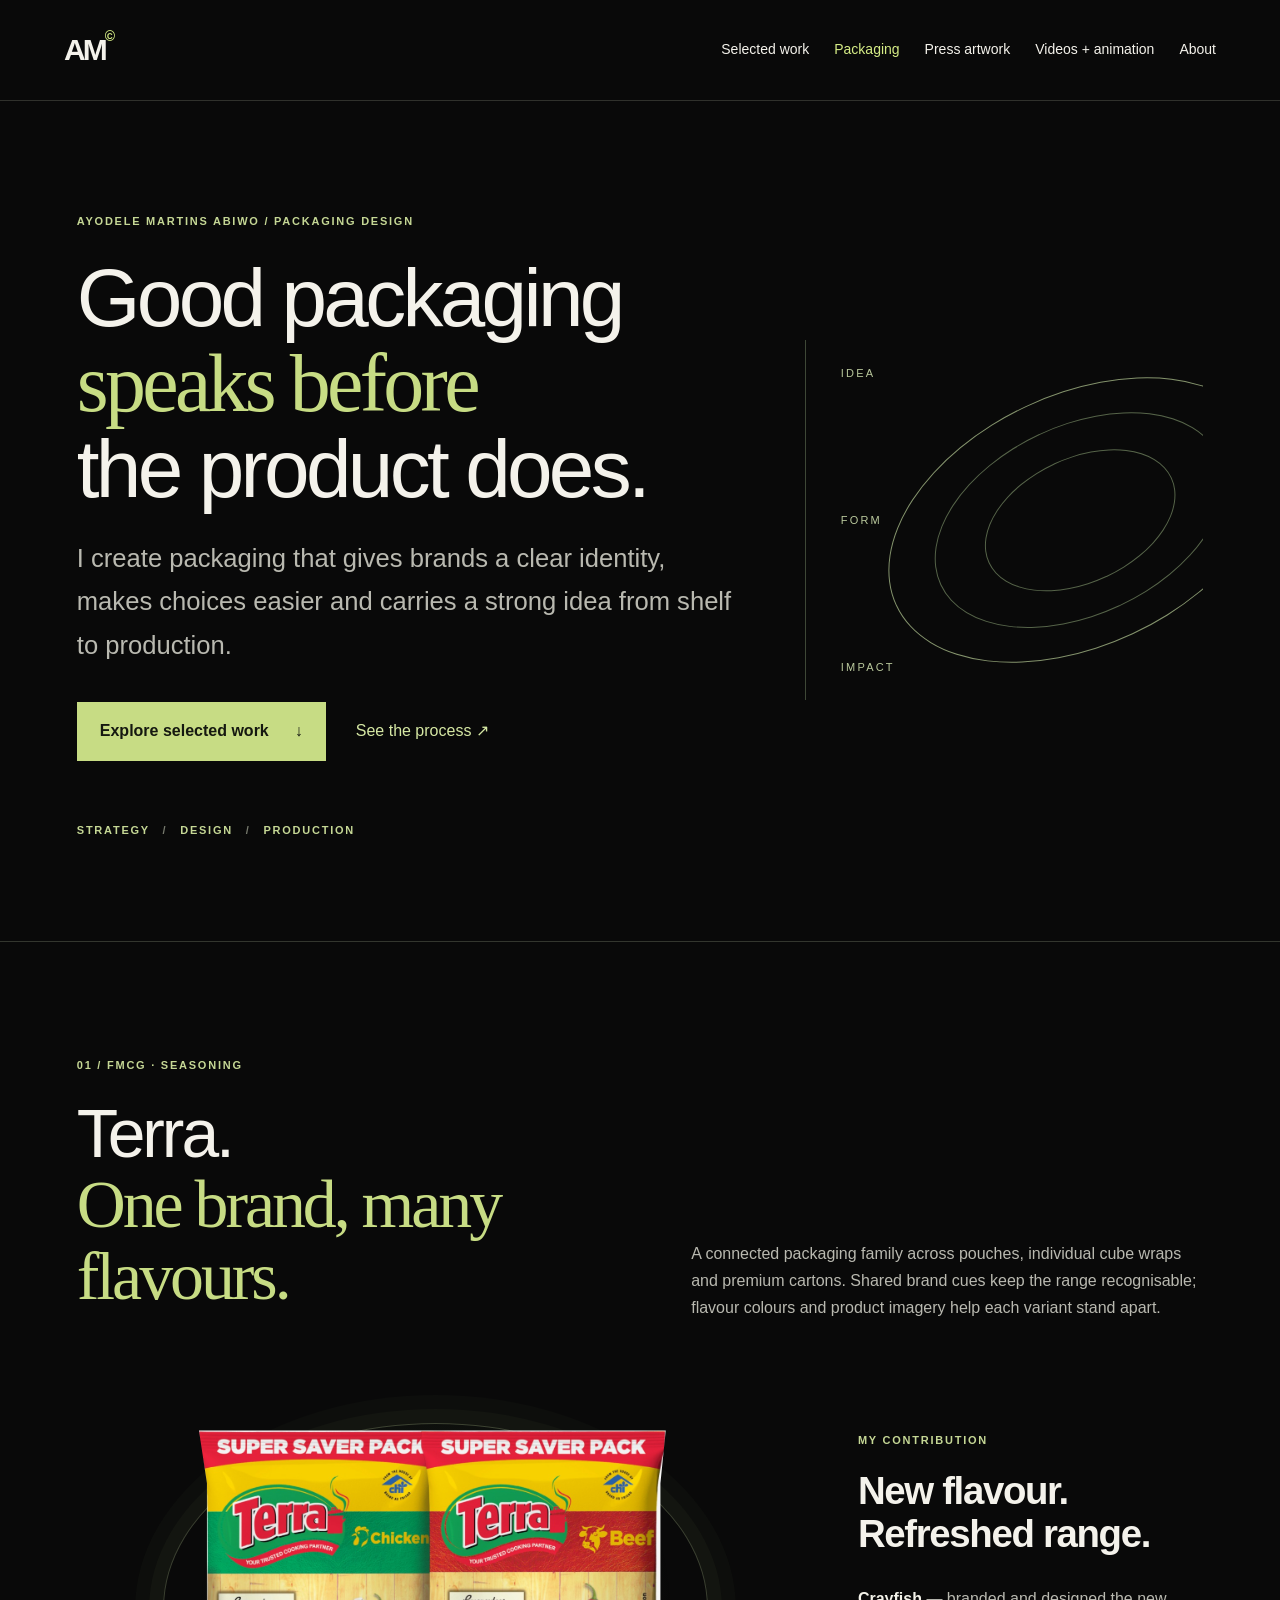
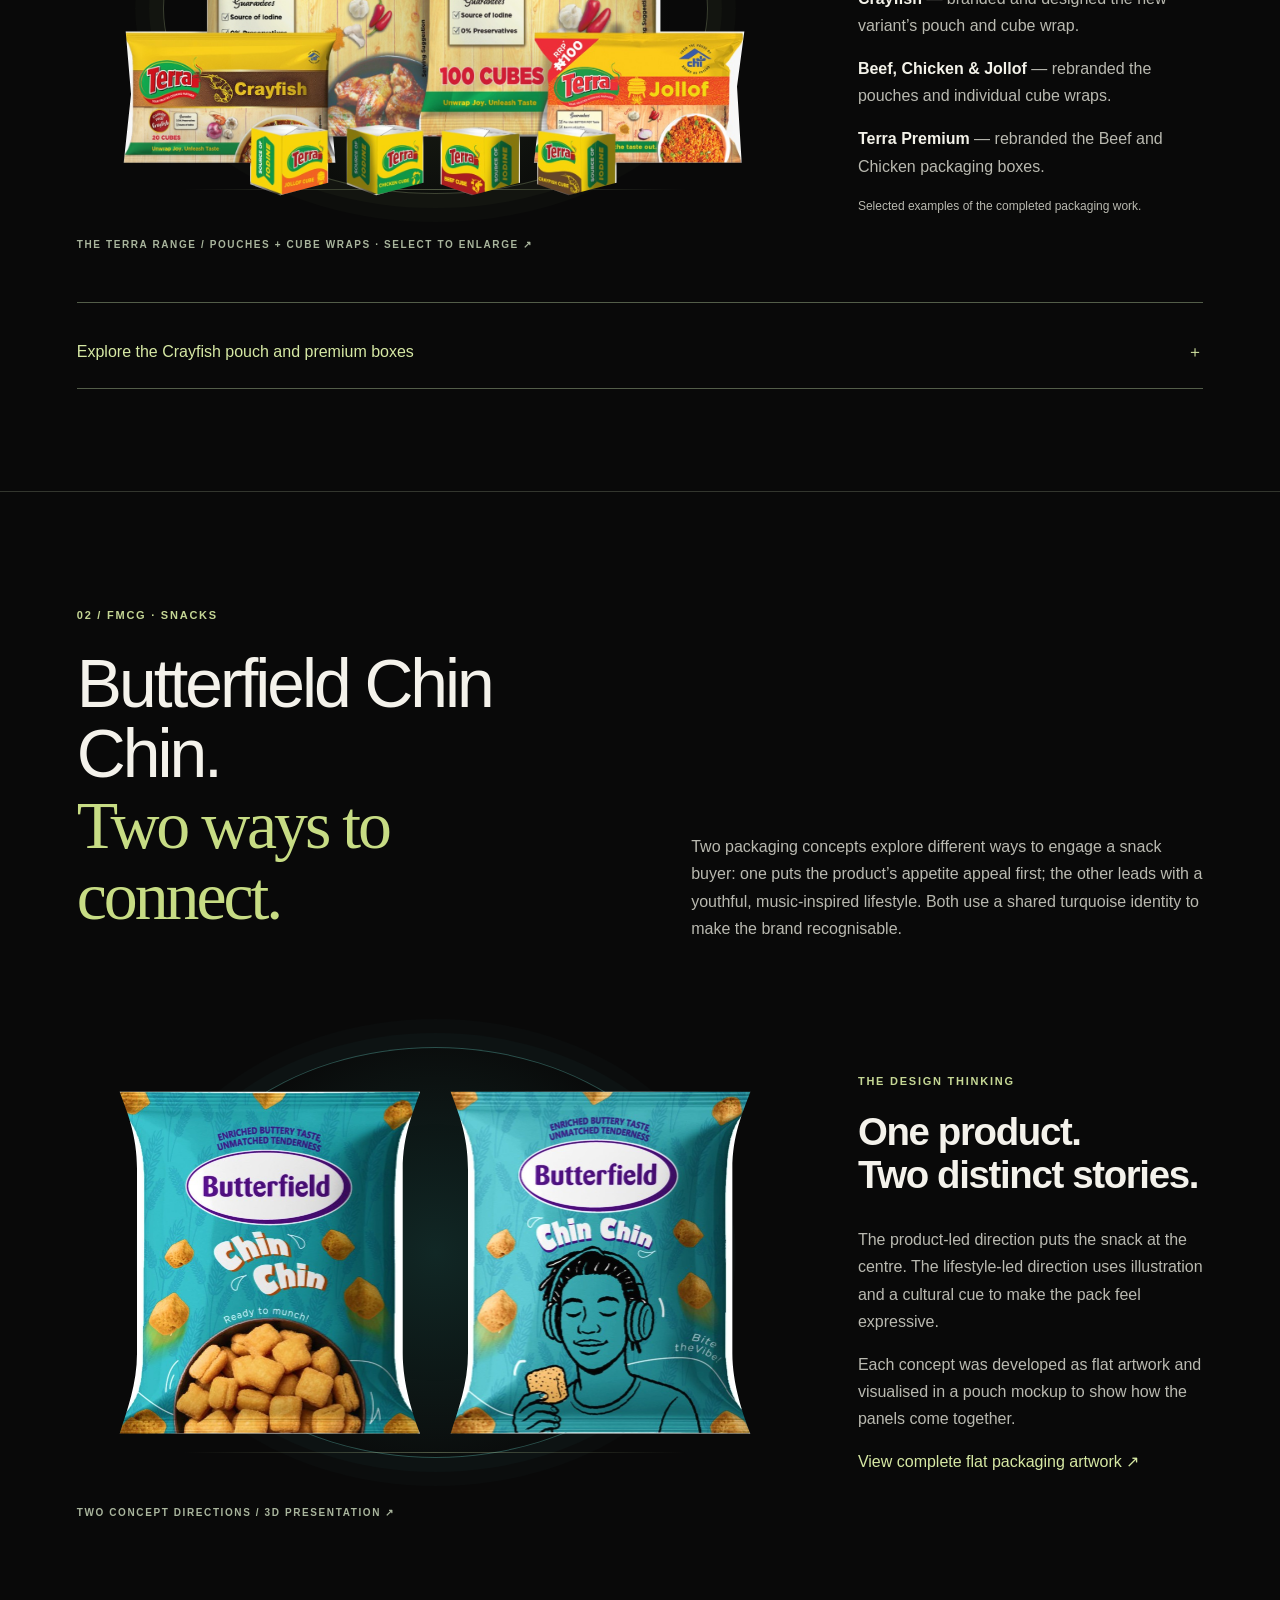
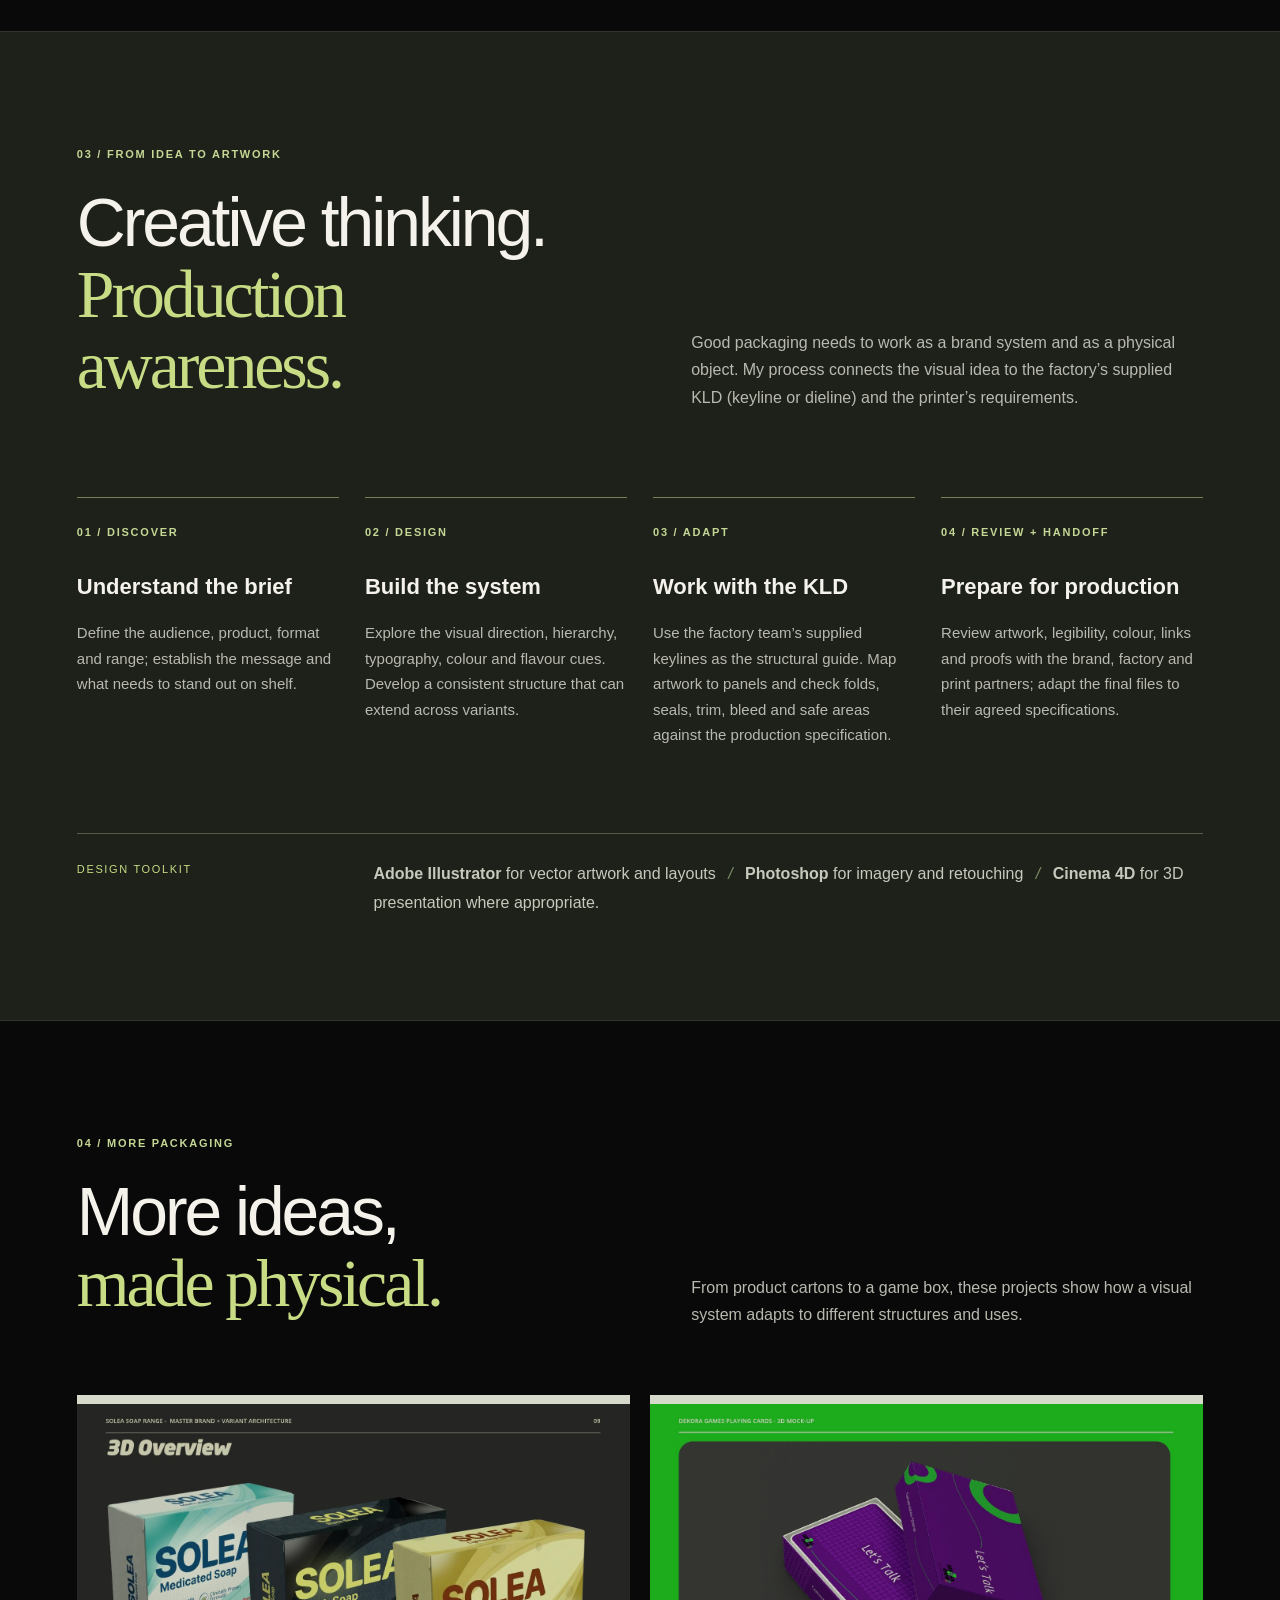
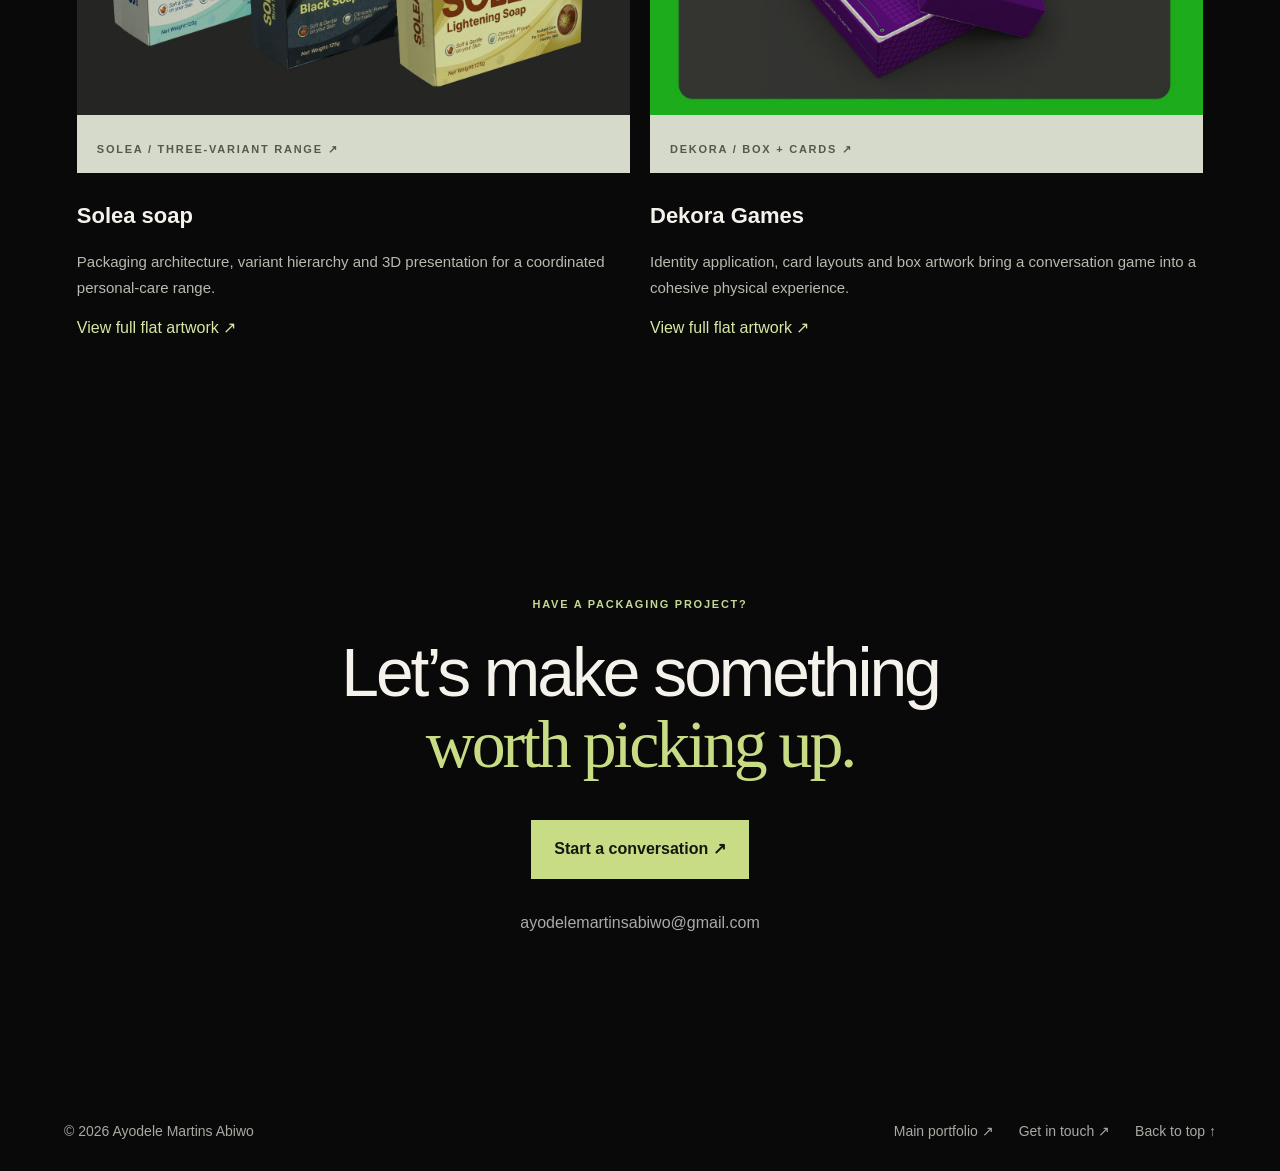
<file: packaging.html>
<!doctype html>
<html lang="en"><head><meta charset="utf-8"><meta name="viewport" content="width=device-width,initial-scale=1"><meta name="description" content="Packaging design by Ayodele Martins Abiwo: seasoning pouches, cube wraps, cartons and production artwork."><title>Packaging design — Ayodele Martins Abiwo</title><link rel="stylesheet" href="style.css"><link rel="stylesheet" href="archive.css"><link rel="stylesheet" href="packaging.css?v=accents-3"></head>
<body><svg class="package-masks" aria-hidden="true" width="0" height="0" focusable="false"><defs>
<clipPath id="cut-terra-range" clipPathUnits="objectBoundingBox"><path d="M .145 .045 H .846 L .838 .18 L .838 .828 H .157 V .18 Z M .035 .559 H .352 L .34 .70 L .35 .895 H .032 L .043 .72 Z M .649 .559 H .964 L .953 .70 L .96 .895 H .648 L .66 .72 Z M .222 .818 L .258 .795 L .339 .824 L .339 .946 L .267 .978 L .222 .95 Z M .367 .818 L .404 .795 L .482 .824 L .482 .946 L .411 .978 L .367 .95 Z M .508 .818 L .547 .795 L .627 .824 L .627 .946 L .555 .978 L .508 .95 Z M .653 .818 L .691 .795 L .772 .824 L .772 .946 L .700 .978 L .653 .95 Z"/></clipPath>
<clipPath id="cut-crayfish" clipPathUnits="objectBoundingBox"><path d="M .08 .01 H .91 L .90 .15 L .89 .30 L .90 .87 L .90 .99 H .08 L .09 .85 L .10 .32 L .09 .14 Z"/></clipPath>
<clipPath id="cut-premium-beef" clipPathUnits="objectBoundingBox"><path d="M .20 .06 L .68 .02 L .78 .08 L .78 .94 L .67 .99 L .20 .96 Z"/></clipPath>
<clipPath id="cut-premium-chicken" clipPathUnits="objectBoundingBox"><path d="M .18 .04 L .70 0 L .80 .06 L .80 .94 L .69 1 L .19 .98 Z"/></clipPath>
<clipPath id="cut-butterfield" clipPathUnits="objectBoundingBox"><path d="M .026 .133 H .477 C .467 .18 .451 .23 .451 .31 L .451 .73 C .451 .80 .466 .87 .477 .913 H .026 C .037 .86 .052 .80 .052 .73 V .31 C .052 .23 .037 .18 .026 .133 Z M .523 .133 H .973 C .962 .18 .946 .23 .946 .31 L .946 .73 C .946 .80 .962 .87 .973 .913 H .523 C .534 .86 .549 .80 .549 .73 V .31 C .549 .23 .534 .18 .523 .133 Z"/></clipPath>
</defs></svg><a class="skip" href="#packaging-work">Skip to packaging work</a><header class="archive-header"><a class="wordmark" href="index.html">AM<span>©</span></a><nav aria-label="Portfolio sections"><a href="index.html#work">Selected work</a><a href="packaging.html" aria-current="page">Packaging</a><a href="press.html">Press artwork</a><a href="videos.html">Videos + animation</a><a href="index.html#about">About</a></nav></header>
<main><section class="pack-hero statement"><div class="pack-hero-copy"><p class="pack-kicker">AYODELE MARTINS ABIWO / PACKAGING DESIGN</p><h1>Good packaging<br><em>speaks before</em><br>the product does.</h1><p class="pack-lede">I create packaging that gives brands a clear identity, makes choices easier and carries a strong idea from shelf to production.</p><div class="hero-actions"><a class="pack-button" href="#packaging-work">Explore selected work <span>↓</span></a><a class="pack-link" href="#process">See the process ↗</a></div><p class="hero-meta">STRATEGY <span> / </span> DESIGN <span> / </span> PRODUCTION</p></div><div class="hero-abstract" aria-hidden="true"><span>IDEA</span><span>FORM</span><span>IMPACT</span><div class="hero-lines"></div></div></section>
<section class="pack-section unified-case" id="packaging-work"><div class="section-heading"><div><p class="pack-kicker">01 / FMCG · SEASONING</p><h2>Terra.<br><em>One brand, many flavours.</em></h2></div><p>A connected packaging family across pouches, individual cube wraps and premium cartons. Shared brand cues keep the range recognisable; flavour colours and product imagery help each variant stand apart.</p></div><div class="terra-overview"><figure class="art-mat range pack-stage stage-range"><a href="assets/terra-range.png" target="_blank" rel="noopener"><img src="assets/terra-range.png" alt="Full Terra seasoning range, with pouches and cube wraps"></a><figcaption>THE TERRA RANGE / POUCHES + CUBE WRAPS · SELECT TO ENLARGE ↗</figcaption></figure><div class="terra-contribution"><p class="pack-kicker">MY CONTRIBUTION</p><h3>New flavour.<br>Refreshed range.</h3><p><strong>Crayfish</strong> — branded and designed the new variant’s pouch and cube wrap.</p><p><strong>Beef, Chicken &amp; Jollof</strong> — rebranded the pouches and individual cube wraps.</p><p><strong>Terra Premium</strong> — rebranded the Beef and Chicken packaging boxes.</p><p class="small-note">Selected examples of the completed packaging work.</p></div></div><details class="case-details"><summary>Explore the Crayfish pouch and premium boxes <span>＋</span></summary><div class="terra-detail-grid"><figure class="art-mat pack-stage stage-crayfish"><a href="assets/terra-crayfish.png" target="_blank" rel="noopener"><img loading="lazy" src="assets/terra-crayfish.png" alt="Complete Terra Crayfish pouch"></a><figcaption>CRAYFISH / POUCH ↗</figcaption></figure><figure class="art-mat pack-stage stage-chicken"><a href="assets/terra-premium-chicken.png" target="_blank" rel="noopener"><img loading="lazy" src="assets/terra-premium-chicken.png" alt="Complete Terra Premium Chicken carton"></a><figcaption>PREMIUM / CHICKEN ↗</figcaption></figure><figure class="art-mat pack-stage stage-beef"><a href="assets/terra-premium-beef.png" target="_blank" rel="noopener"><img loading="lazy" src="assets/terra-premium-beef.png" alt="Complete Terra Premium Beef carton"></a><figcaption>PREMIUM / BEEF ↗</figcaption></figure></div></details></section>
<section class="pack-section chin-case"><div class="section-heading"><div><p class="pack-kicker">02 / FMCG · SNACKS</p><h2>Butterfield Chin Chin.<br><em>Two ways to connect.</em></h2></div><p>Two packaging concepts explore different ways to engage a snack buyer: one puts the product’s appetite appeal first; the other leads with a youthful, music-inspired lifestyle. Both use a shared turquoise identity to make the brand recognisable.</p></div><div class="chin-grid"><figure class="art-mat pack-stage stage-butterfield"><a href="assets/butterfield-options.jpg" target="_blank" rel="noopener"><img loading="lazy" src="assets/butterfield-options.jpg" alt="Two complete Butterfield Chin Chin pouch design concepts: product-led and lifestyle-led"></a><figcaption>TWO CONCEPT DIRECTIONS / 3D PRESENTATION ↗</figcaption></figure><div class="terra-contribution"><p class="pack-kicker">THE DESIGN THINKING</p><h3>One product.<br>Two distinct stories.</h3><p>The product-led direction puts the snack at the centre. The lifestyle-led direction uses illustration and a cultural cue to make the pack feel expressive.</p><p>Each concept was developed as flat artwork and visualised in a pouch mockup to show how the panels come together.</p><a class="pack-link" href="assets/butterfield-flat.jpg" target="_blank" rel="noopener">View complete flat packaging artwork ↗</a></div></div></section>
<section class="pack-section process" id="process"><div class="section-heading"><div><p class="pack-kicker">03 / FROM IDEA TO ARTWORK</p><h2>Creative thinking.<br><em>Production awareness.</em></h2></div><p>Good packaging needs to work as a brand system and as a physical object. My process connects the visual idea to the factory’s supplied KLD (keyline or dieline) and the printer’s requirements.</p></div><ol class="process-grid"><li><span>01 / DISCOVER</span><h3>Understand the brief</h3><p>Define the audience, product, format and range; establish the message and what needs to stand out on shelf.</p></li><li><span>02 / DESIGN</span><h3>Build the system</h3><p>Explore the visual direction, hierarchy, typography, colour and flavour cues. Develop a consistent structure that can extend across variants.</p></li><li><span>03 / ADAPT</span><h3>Work with the KLD</h3><p>Use the factory team’s supplied keylines as the structural guide. Map artwork to panels and check folds, seals, trim, bleed and safe areas against the production specification.</p></li><li><span>04 / REVIEW + HANDOFF</span><h3>Prepare for production</h3><p>Review artwork, legibility, colour, links and proofs with the brand, factory and print partners; adapt the final files to their agreed specifications.</p></li></ol><div class="tool-strip"><span>DESIGN TOOLKIT</span><p><strong>Adobe Illustrator</strong> for vector artwork and layouts <i> / </i> <strong>Photoshop</strong> for imagery and retouching <i> / </i> <strong>Cinema 4D</strong> for 3D presentation where appropriate.</p></div></section>
<section class="pack-section more-work"><div class="section-heading"><div><p class="pack-kicker">04 / MORE PACKAGING</p><h2>More ideas,<br><em>made physical.</em></h2></div><p>From product cartons to a game box, these projects show how a visual system adapts to different structures and uses.</p></div><div class="other-grid"><article><figure class="art-mat"><a href="assets/print/solea-range.jpg" target="_blank" rel="noopener"><img loading="lazy" src="assets/print/solea-range.jpg" alt="Complete Solea soap packaging range presentation"></a><figcaption>SOLEA / THREE-VARIANT RANGE ↗</figcaption></figure><h3>Solea soap</h3><p>Packaging architecture, variant hierarchy and 3D presentation for a coordinated personal-care range.</p><a class="pack-link" href="assets/print/solea-flat.jpg" target="_blank" rel="noopener">View full flat artwork ↗</a></article><article><figure class="art-mat"><a href="assets/print/dekora-mockup.jpg" target="_blank" rel="noopener"><img loading="lazy" src="assets/print/dekora-mockup.jpg" alt="Complete Dekora Games box and card deck presentation"></a><figcaption>DEKORA / BOX + CARDS ↗</figcaption></figure><h3>Dekora Games</h3><p>Identity application, card layouts and box artwork bring a conversation game into a cohesive physical experience.</p><a class="pack-link" href="assets/print/dekora-flat.jpg" target="_blank" rel="noopener">View full flat artwork ↗</a></article></div></section>
<section class="pack-contact"><p class="pack-kicker">HAVE A PACKAGING PROJECT?</p><h2>Let’s make something<br><em>worth picking up.</em></h2><a class="pack-button" href="mailto:ayodelemartinsabiwo@gmail.com?subject=Packaging%20design%20enquiry">Start a conversation ↗</a><p>ayodelemartinsabiwo@gmail.com</p></section></main><footer><span>© 2026 Ayodele Martins Abiwo</span><div><a href="index.html">Main portfolio ↗</a><a href="mailto:ayodelemartinsabiwo@gmail.com">Get in touch ↗</a><a href="#">Back to top ↑</a></div></footer></body></html>
</file>
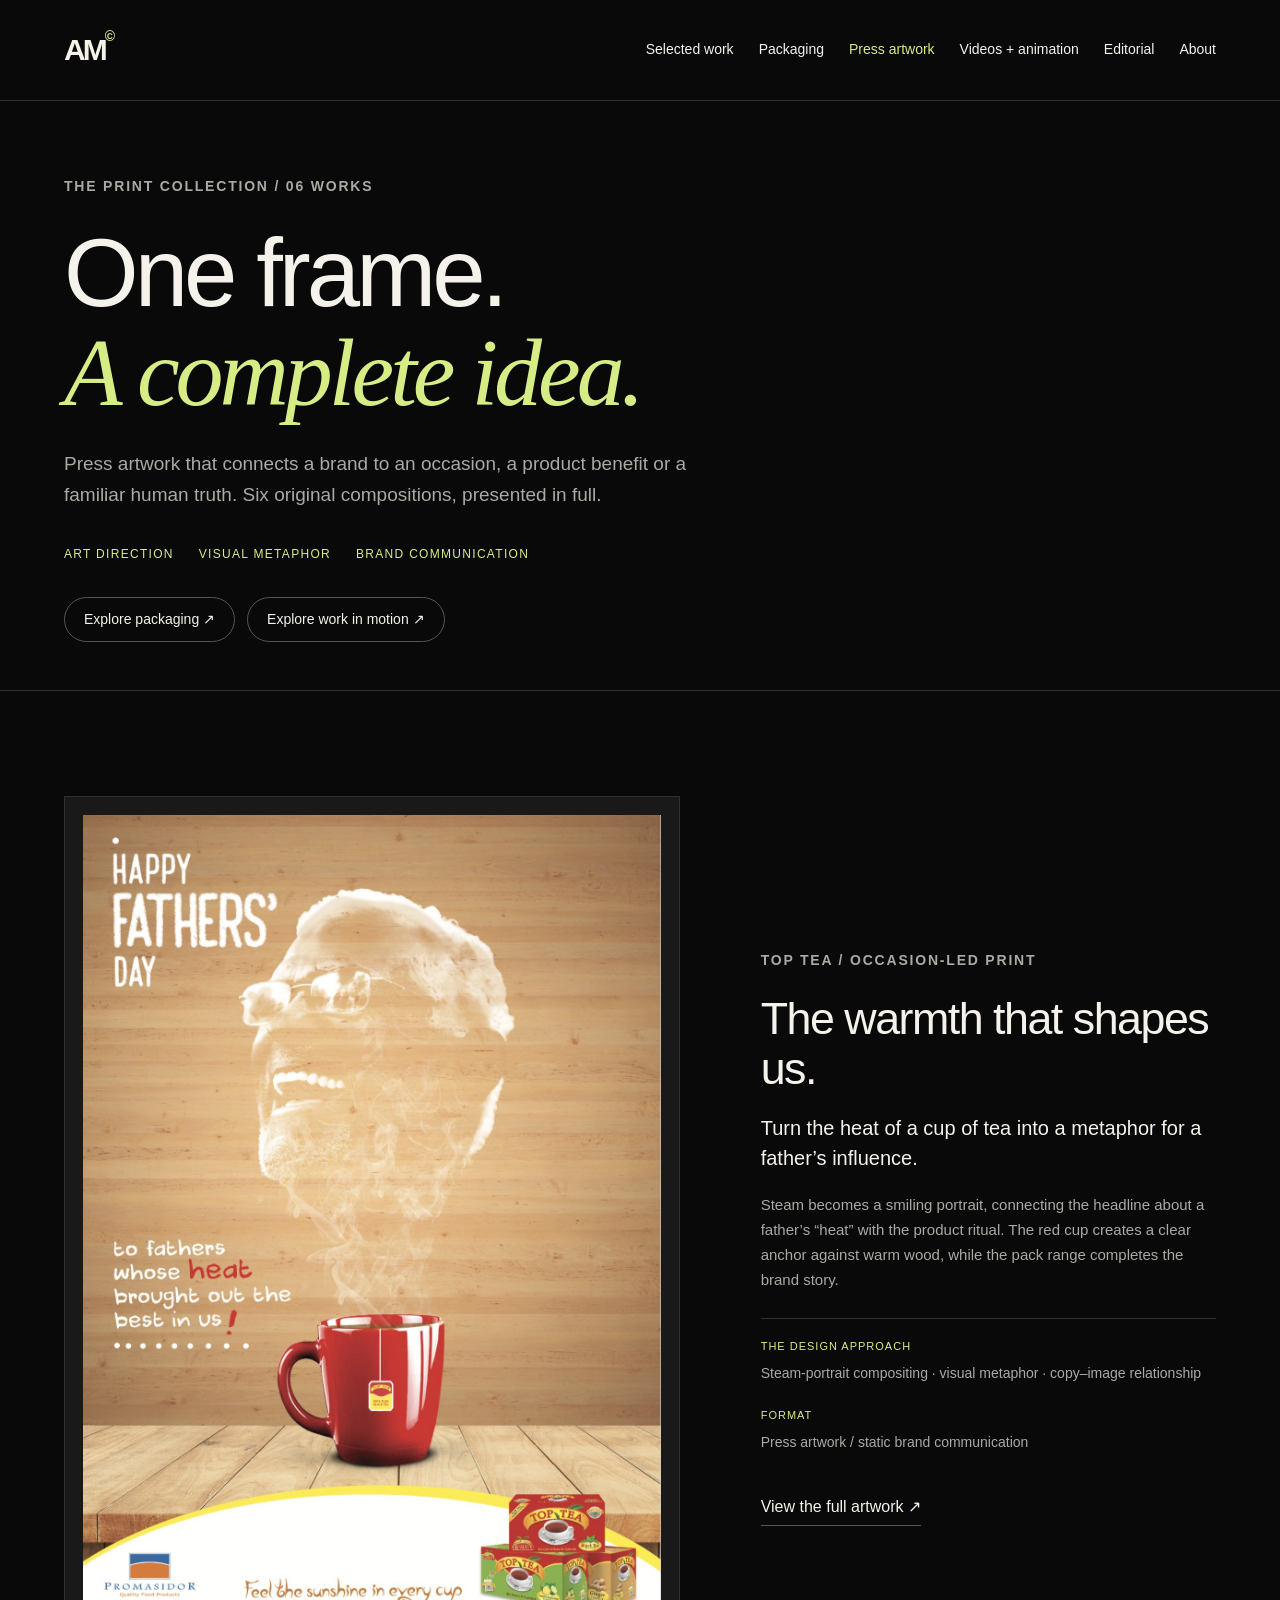
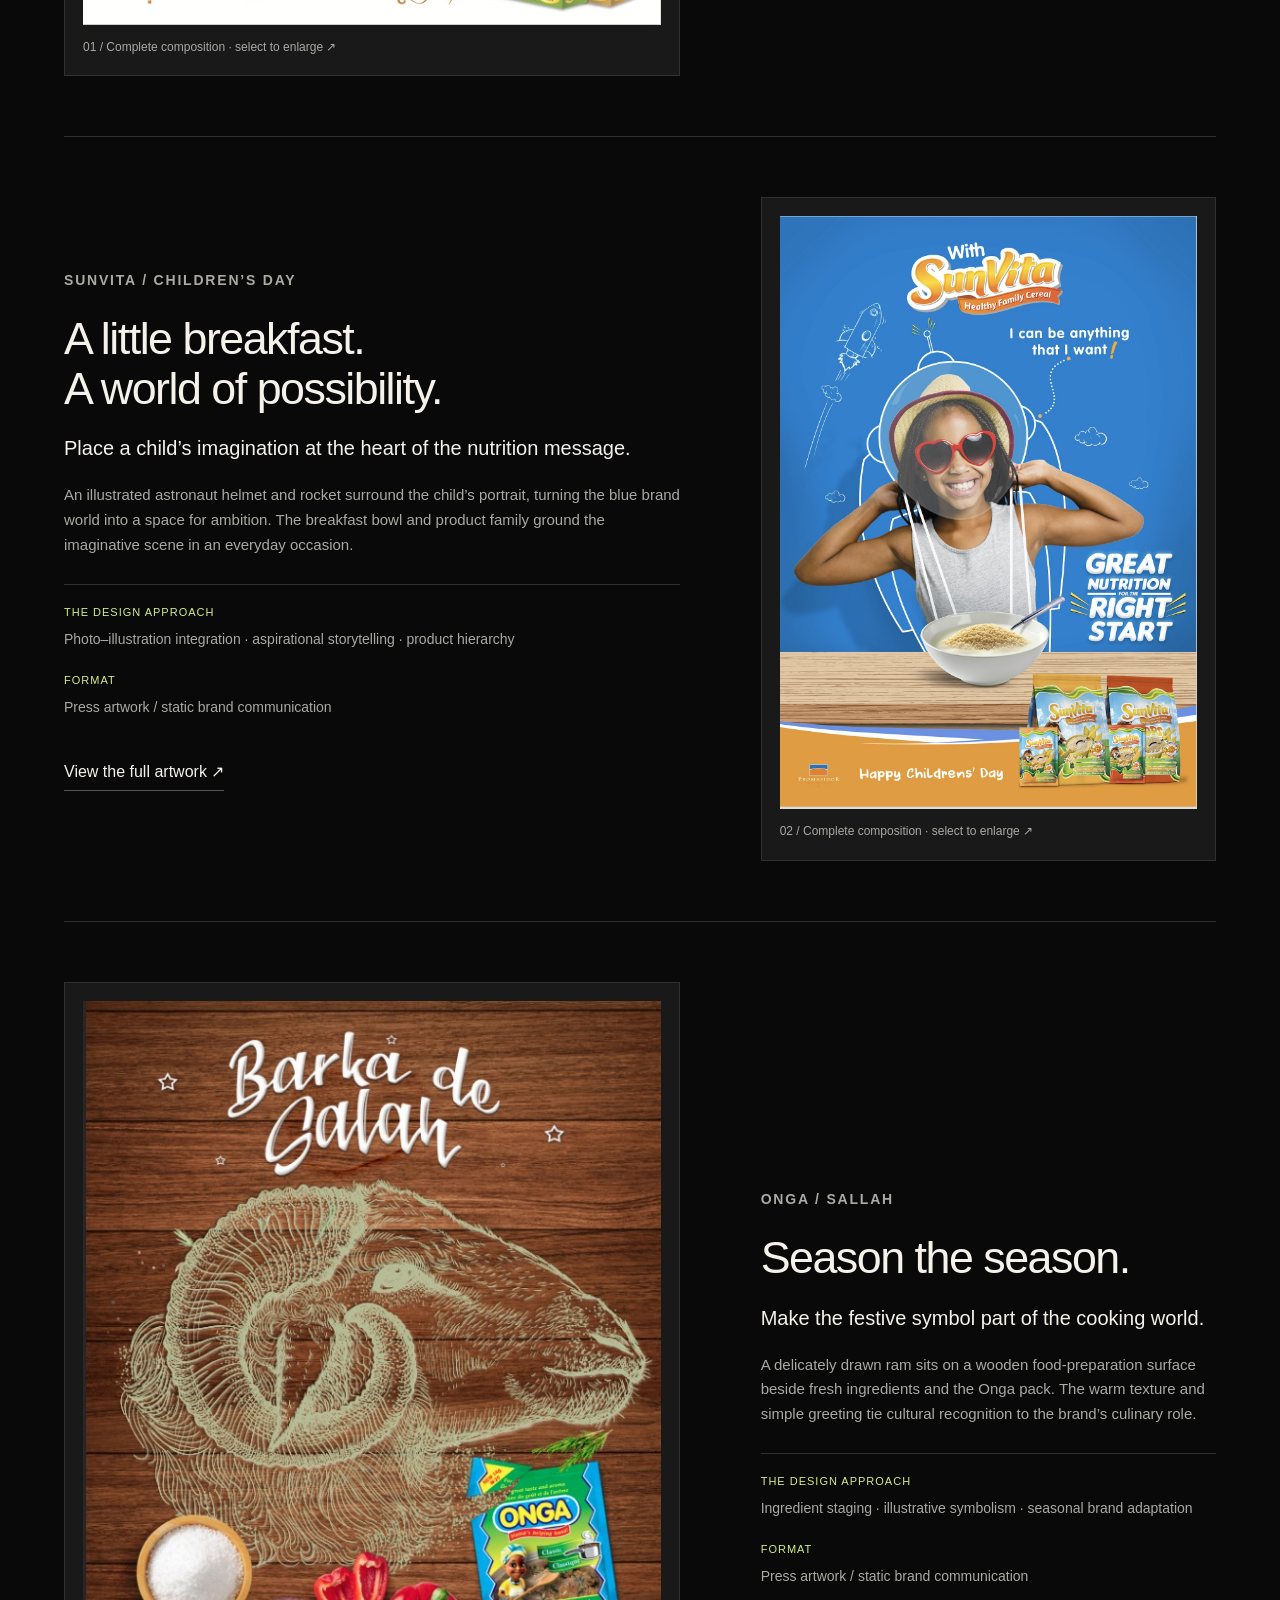
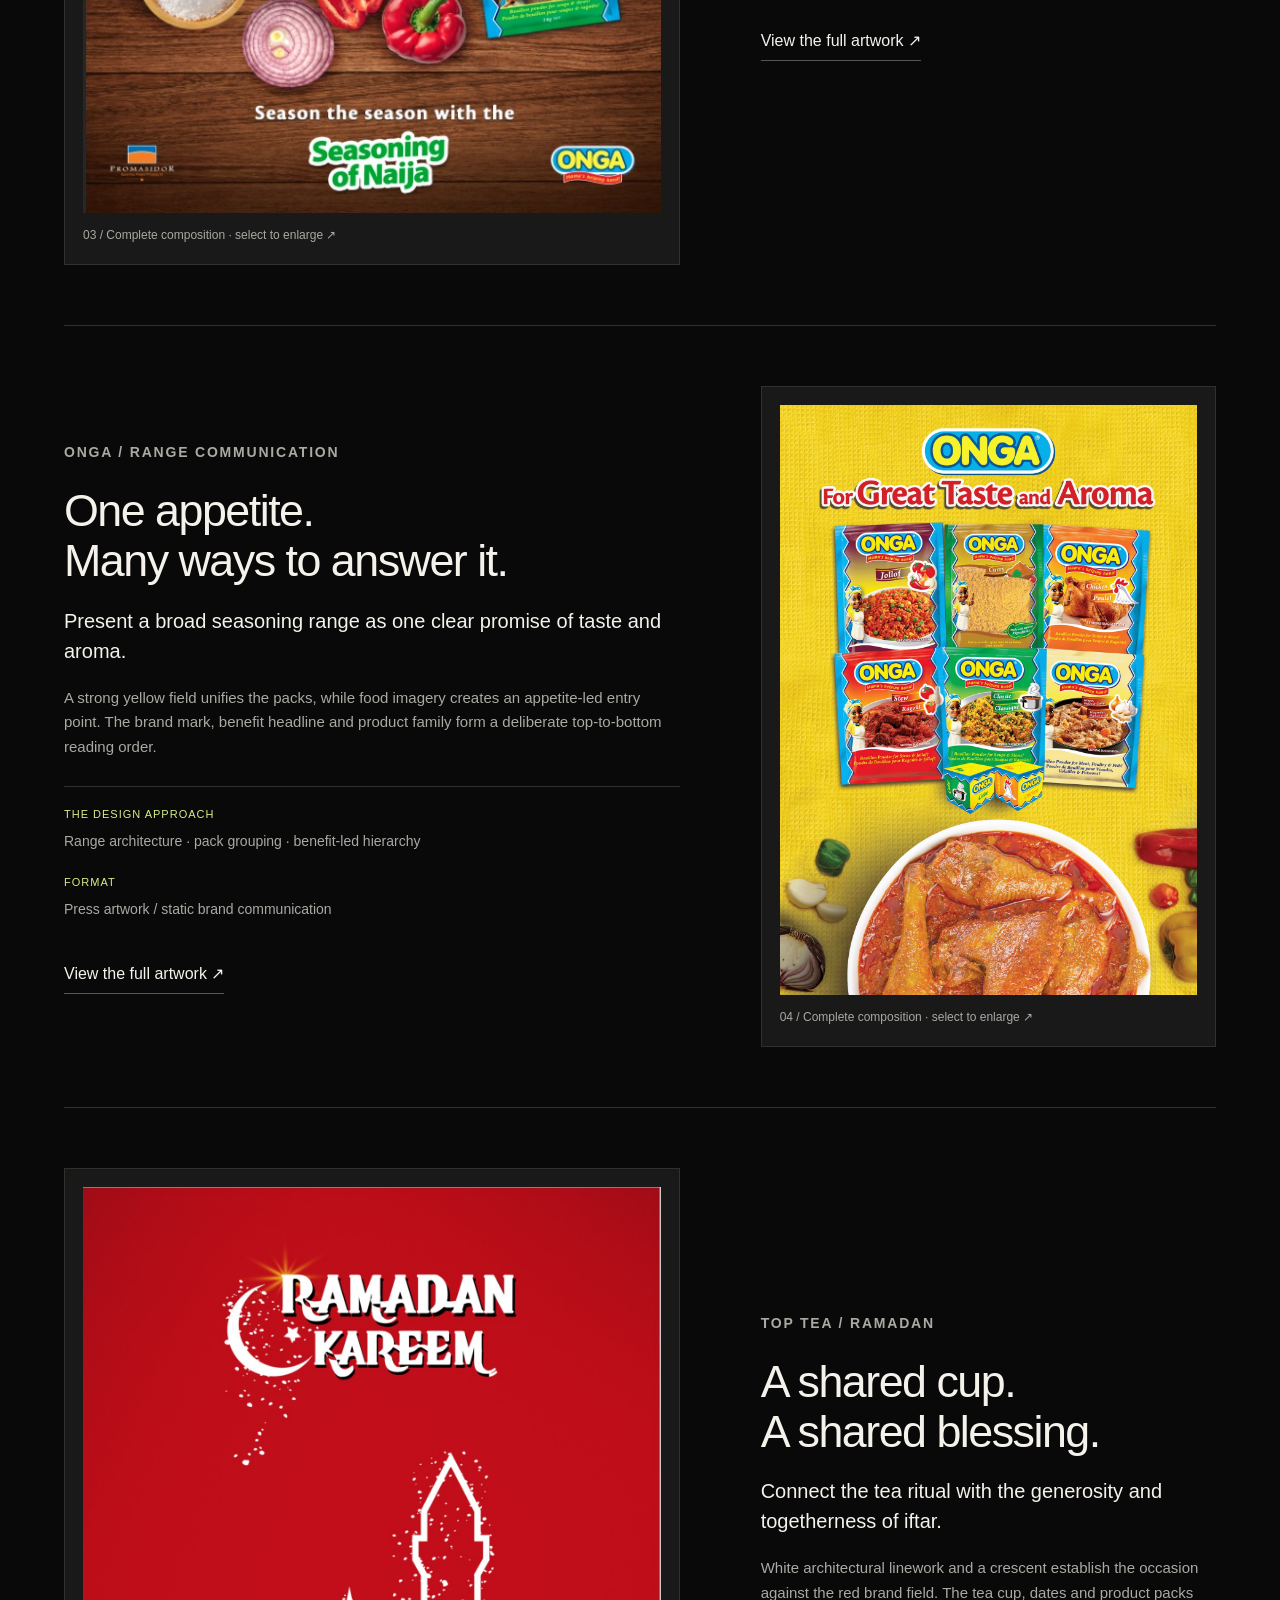
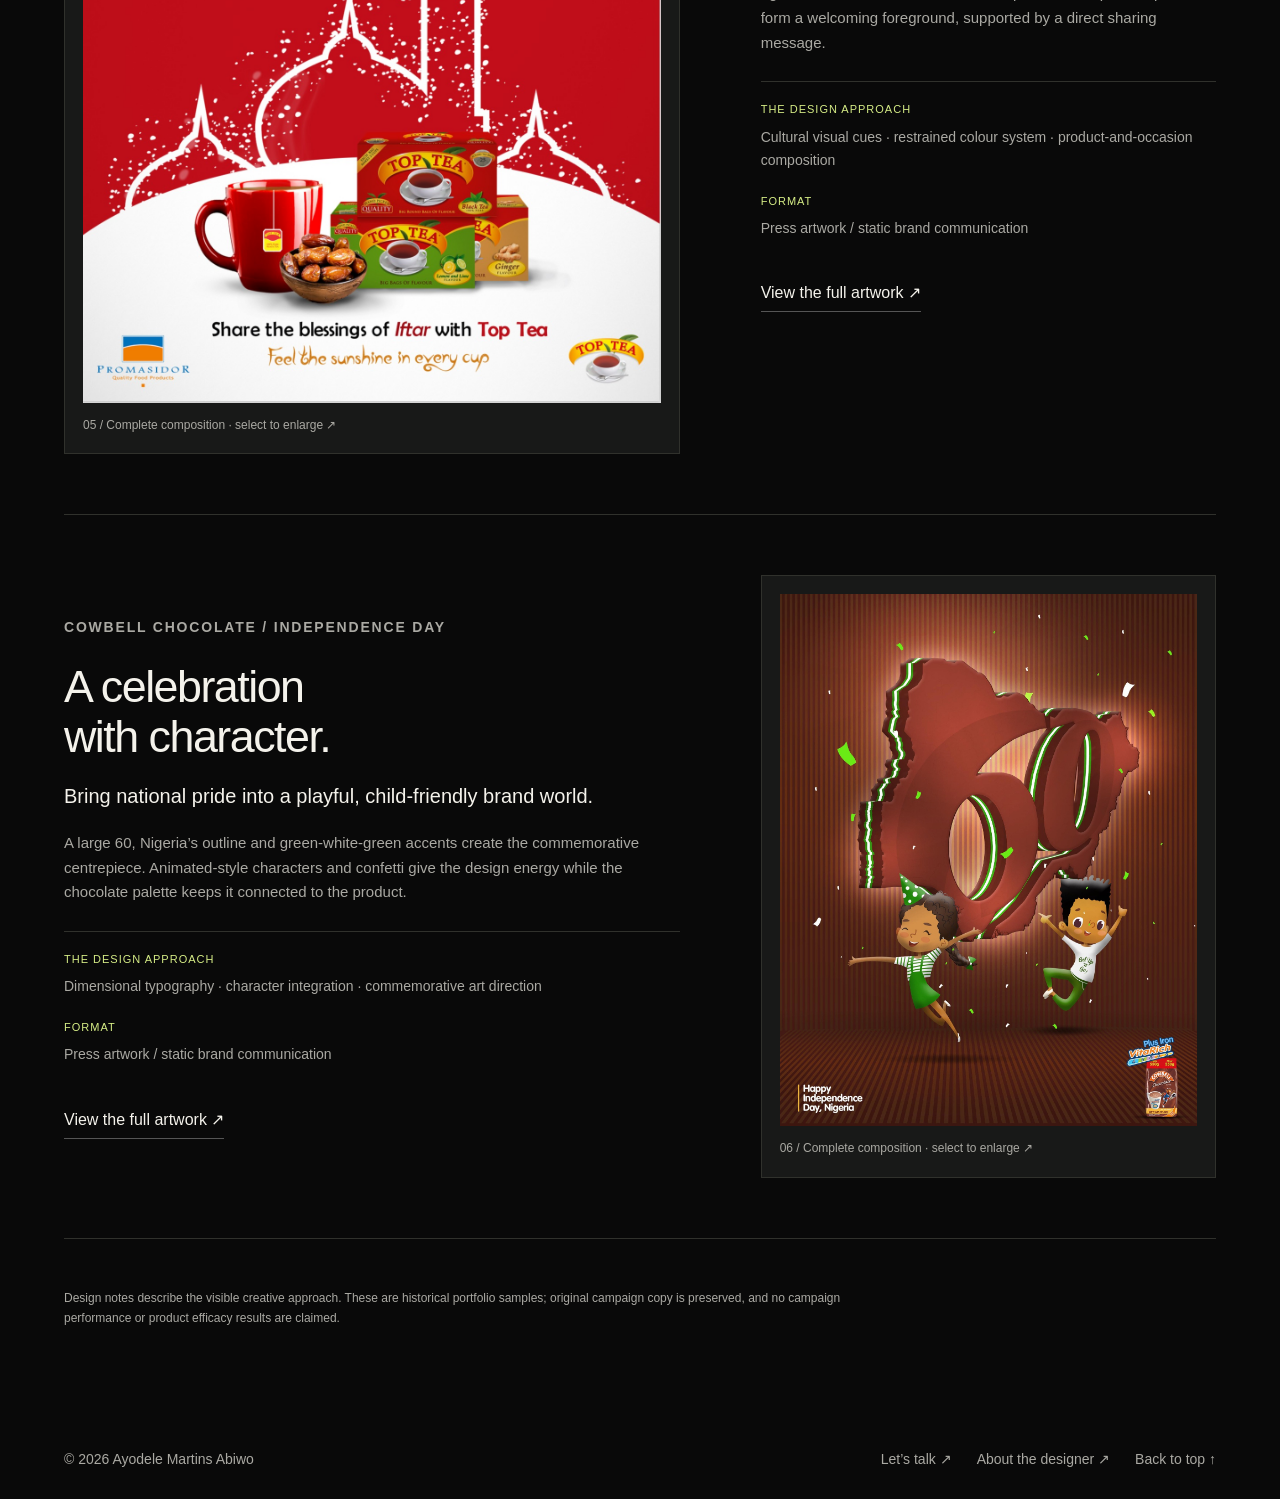
<file: press.html>
<!doctype html><html lang="en"><head><meta charset="utf-8"><meta name="viewport" content="width=device-width,initial-scale=1"><meta name="description" content="Six press artworks with full compositions and the design ideas behind them."><title>Press artwork — Ayodele Martins Abiwo</title><link rel="stylesheet" href="style.css"><link rel="stylesheet" href="archive.css"></head><body><a class="skip" href="#archive-content">Skip to projects</a><header class="archive-header"><a class="wordmark" href="index.html">AM<span>©</span></a><nav aria-label="Portfolio sections"><a href="index.html#work">Selected work</a><a href="packaging.html">Packaging</a><a href="press.html" aria-current="page">Press artwork</a><a href="videos.html">Videos + animation</a><a href="index.html#print">Editorial</a><a href="index.html#about">About</a></nav></header><main><section class="archive-hero"><span class="eyebrow">THE PRINT COLLECTION / 06 WORKS</span><h1>One frame.<br><em>A complete idea.</em></h1><p class="lede">Press artwork that connects a brand to an occasion, a product benefit or a familiar human truth. Six original compositions, presented in full.</p><div class="archive-meta"><span>ART DIRECTION</span><span>VISUAL METAPHOR</span><span>BRAND COMMUNICATION</span></div><div class="archive-crosslinks"><a href="packaging.html">Explore packaging ↗</a><a href="videos.html">Explore work in motion ↗</a></div></section><section id="archive-content" class="archive-content"><article class="press-story" id="top-tea-fathers-day"><figure class="press-art"><a href="assets/archive/top-tea-fathers-day.jpg" target="_blank" rel="noopener" aria-label="View complete TOP TEA / OCCASION-LED PRINT artwork"><img loading="lazy" src="assets/archive/top-tea-fathers-day.jpg" alt="TOP TEA / OCCASION-LED PRINT — full original artwork" width="1254" height="1756"></a><figcaption>01 / Complete composition · select to enlarge ↗</figcaption></figure><div class="press-copy"><span class="eyebrow">TOP TEA / OCCASION-LED PRINT</span><h2>The warmth that shapes us.</h2><p class="concept">Turn the heat of a cup of tea into a metaphor for a father’s influence.</p><p>Steam becomes a smiling portrait, connecting the headline about a father’s “heat” with the product ritual. The red cup creates a clear anchor against warm wood, while the pack range completes the brand story.</p><dl><dt>The design approach</dt><dd>Steam-portrait compositing · visual metaphor · copy–image relationship</dd><dt>Format</dt><dd>Press artwork / static brand communication</dd></dl><a class="text-link" href="assets/archive/top-tea-fathers-day.jpg" target="_blank" rel="noopener">View the full artwork ↗</a></div></article><article class="press-story" id="sunvita-childrens-day"><figure class="press-art"><a href="assets/archive/sunvita-childrens-day.jpg" target="_blank" rel="noopener" aria-label="View complete SUNVITA / CHILDREN’S DAY artwork"><img loading="lazy" src="assets/archive/sunvita-childrens-day.jpg" alt="SUNVITA / CHILDREN’S DAY — full original artwork" width="1320" height="1874"></a><figcaption>02 / Complete composition · select to enlarge ↗</figcaption></figure><div class="press-copy"><span class="eyebrow">SUNVITA / CHILDREN’S DAY</span><h2>A little breakfast.<br>A world of possibility.</h2><p class="concept">Place a child’s imagination at the heart of the nutrition message.</p><p>An illustrated astronaut helmet and rocket surround the child’s portrait, turning the blue brand world into a space for ambition. The breakfast bowl and product family ground the imaginative scene in an everyday occasion.</p><dl><dt>The design approach</dt><dd>Photo–illustration integration · aspirational storytelling · product hierarchy</dd><dt>Format</dt><dd>Press artwork / static brand communication</dd></dl><a class="text-link" href="assets/archive/sunvita-childrens-day.jpg" target="_blank" rel="noopener">View the full artwork ↗</a></div></article><article class="press-story" id="onga-sallah"><figure class="press-art"><a href="assets/archive/onga-sallah.jpg" target="_blank" rel="noopener" aria-label="View complete ONGA / SALLAH artwork"><img loading="lazy" src="assets/archive/onga-sallah.jpg" alt="ONGA / SALLAH — full original artwork" width="592" height="832"></a><figcaption>03 / Complete composition · select to enlarge ↗</figcaption></figure><div class="press-copy"><span class="eyebrow">ONGA / SALLAH</span><h2>Season the season.</h2><p class="concept">Make the festive symbol part of the cooking world.</p><p>A delicately drawn ram sits on a wooden food-preparation surface beside fresh ingredients and the Onga pack. The warm texture and simple greeting tie cultural recognition to the brand’s culinary role.</p><dl><dt>The design approach</dt><dd>Ingredient staging · illustrative symbolism · seasonal brand adaptation</dd><dt>Format</dt><dd>Press artwork / static brand communication</dd></dl><a class="text-link" href="assets/archive/onga-sallah.jpg" target="_blank" rel="noopener">View the full artwork ↗</a></div></article><article class="press-story" id="onga-brand-range"><figure class="press-art"><a href="assets/archive/onga-brand-range.jpg" target="_blank" rel="noopener" aria-label="View complete ONGA / RANGE COMMUNICATION artwork"><img loading="lazy" src="assets/archive/onga-brand-range.jpg" alt="ONGA / RANGE COMMUNICATION — full original artwork" width="1358" height="1920"></a><figcaption>04 / Complete composition · select to enlarge ↗</figcaption></figure><div class="press-copy"><span class="eyebrow">ONGA / RANGE COMMUNICATION</span><h2>One appetite.<br>Many ways to answer it.</h2><p class="concept">Present a broad seasoning range as one clear promise of taste and aroma.</p><p>A strong yellow field unifies the packs, while food imagery creates an appetite-led entry point. The brand mark, benefit headline and product family form a deliberate top-to-bottom reading order.</p><dl><dt>The design approach</dt><dd>Range architecture · pack grouping · benefit-led hierarchy</dd><dt>Format</dt><dd>Press artwork / static brand communication</dd></dl><a class="text-link" href="assets/archive/onga-brand-range.jpg" target="_blank" rel="noopener">View the full artwork ↗</a></div></article><article class="press-story" id="top-tea-ramadan"><figure class="press-art"><a href="assets/archive/top-tea-ramadan.jpg" target="_blank" rel="noopener" aria-label="View complete TOP TEA / RAMADAN artwork"><img loading="lazy" src="assets/archive/top-tea-ramadan.jpg" alt="TOP TEA / RAMADAN — full original artwork" width="1298" height="1832"></a><figcaption>05 / Complete composition · select to enlarge ↗</figcaption></figure><div class="press-copy"><span class="eyebrow">TOP TEA / RAMADAN</span><h2>A shared cup.<br>A shared blessing.</h2><p class="concept">Connect the tea ritual with the generosity and togetherness of iftar.</p><p>White architectural linework and a crescent establish the occasion against the red brand field. The tea cup, dates and product packs form a welcoming foreground, supported by a direct sharing message.</p><dl><dt>The design approach</dt><dd>Cultural visual cues · restrained colour system · product-and-occasion composition</dd><dt>Format</dt><dd>Press artwork / static brand communication</dd></dl><a class="text-link" href="assets/archive/top-tea-ramadan.jpg" target="_blank" rel="noopener">View the full artwork ↗</a></div></article><article class="press-story" id="cowbell-independence"><figure class="press-art"><a href="assets/archive/cowbell-independence.jpg" target="_blank" rel="noopener" aria-label="View complete COWBELL CHOCOLATE / INDEPENDENCE DAY artwork"><img loading="lazy" src="assets/archive/cowbell-independence.jpg" alt="COWBELL CHOCOLATE / INDEPENDENCE DAY — full original artwork" width="1507" height="1920"></a><figcaption>06 / Complete composition · select to enlarge ↗</figcaption></figure><div class="press-copy"><span class="eyebrow">COWBELL CHOCOLATE / INDEPENDENCE DAY</span><h2>A celebration<br>with character.</h2><p class="concept">Bring national pride into a playful, child-friendly brand world.</p><p>A large 60, Nigeria’s outline and green-white-green accents create the commemorative centrepiece. Animated-style characters and confetti give the design energy while the chocolate palette keeps it connected to the product.</p><dl><dt>The design approach</dt><dd>Dimensional typography · character integration · commemorative art direction</dd><dt>Format</dt><dd>Press artwork / static brand communication</dd></dl><a class="text-link" href="assets/archive/cowbell-independence.jpg" target="_blank" rel="noopener">View the full artwork ↗</a></div></article><p class="archive-note">Design notes describe the visible creative approach. These are historical portfolio samples; original campaign copy is preserved, and no campaign performance or product efficacy results are claimed.</p></section></main><footer><span>© 2026 Ayodele Martins Abiwo</span><div><a href="mailto:ayodelemartinsabiwo@gmail.com">Let’s talk ↗</a><a href="index.html#about">About the designer ↗</a><a href="#">Back to top ↑</a></div></footer><script src="archive.js"></script></body></html>
</file>
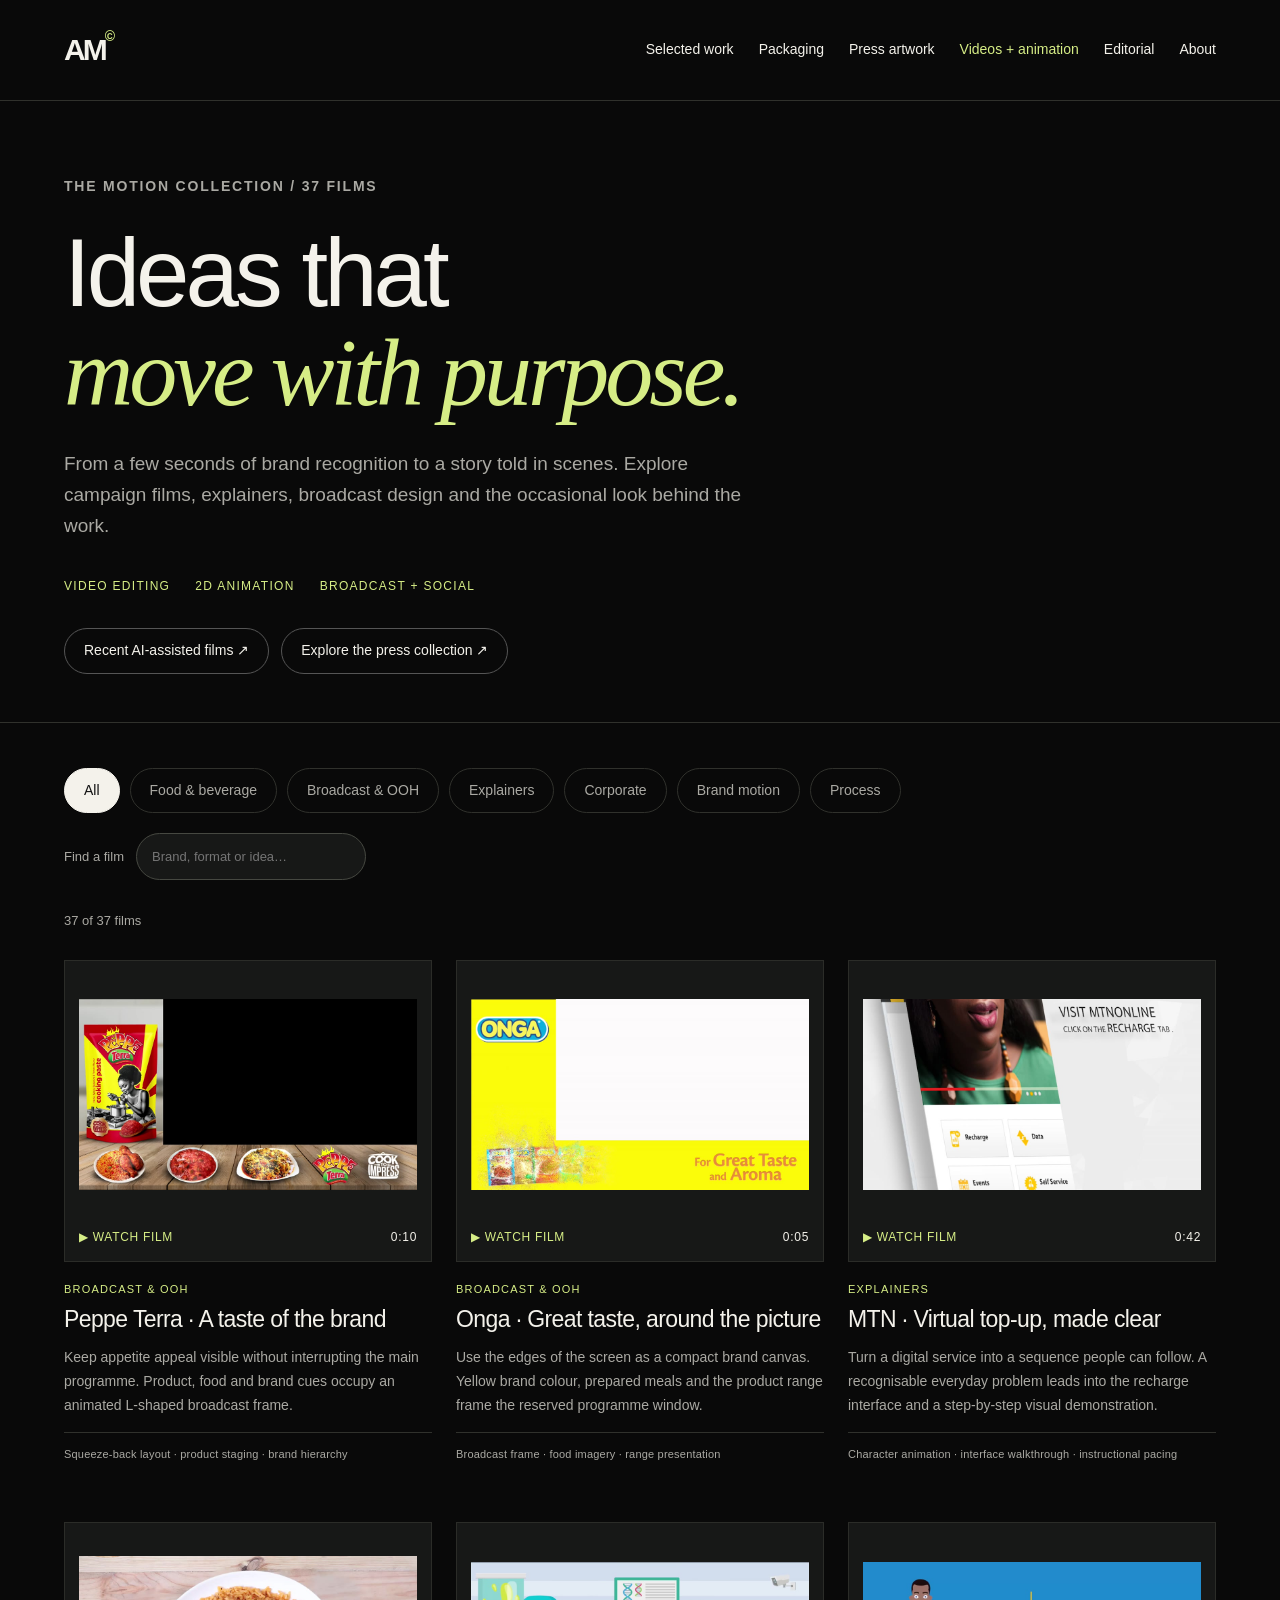
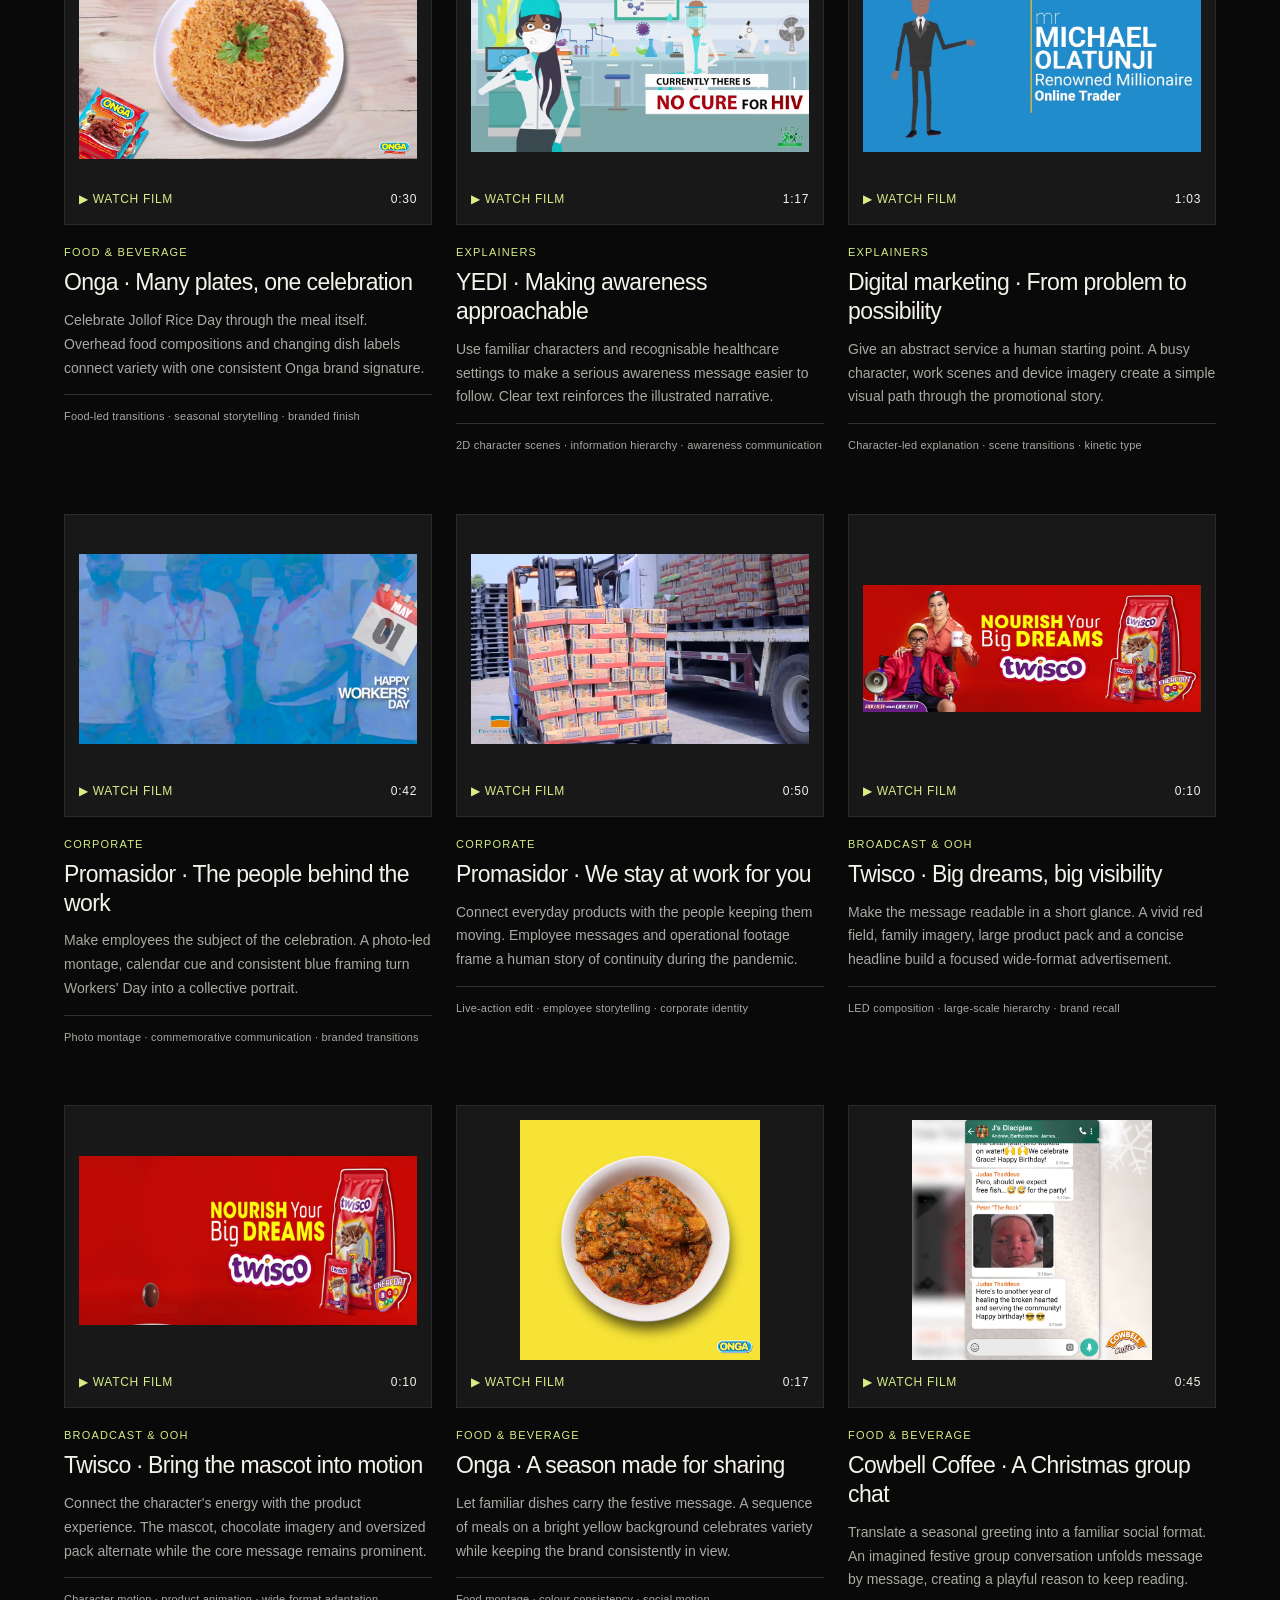
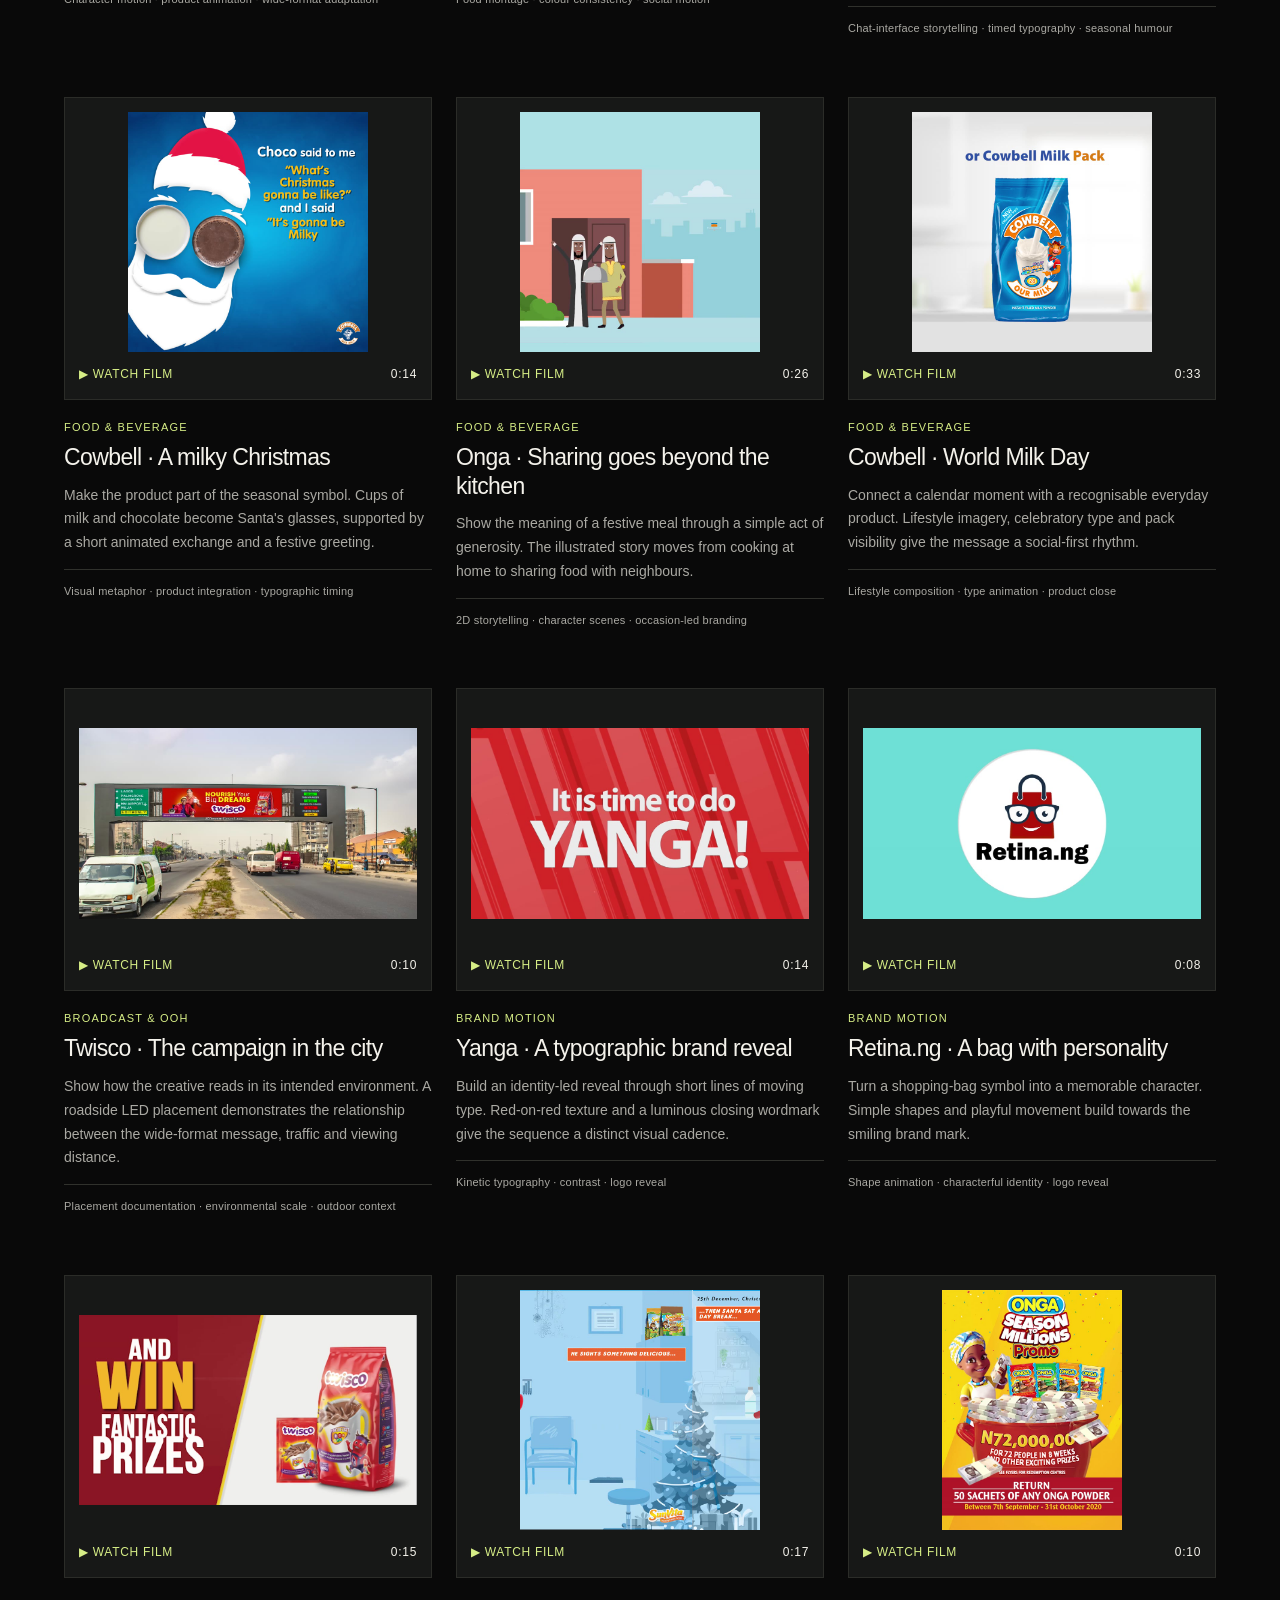
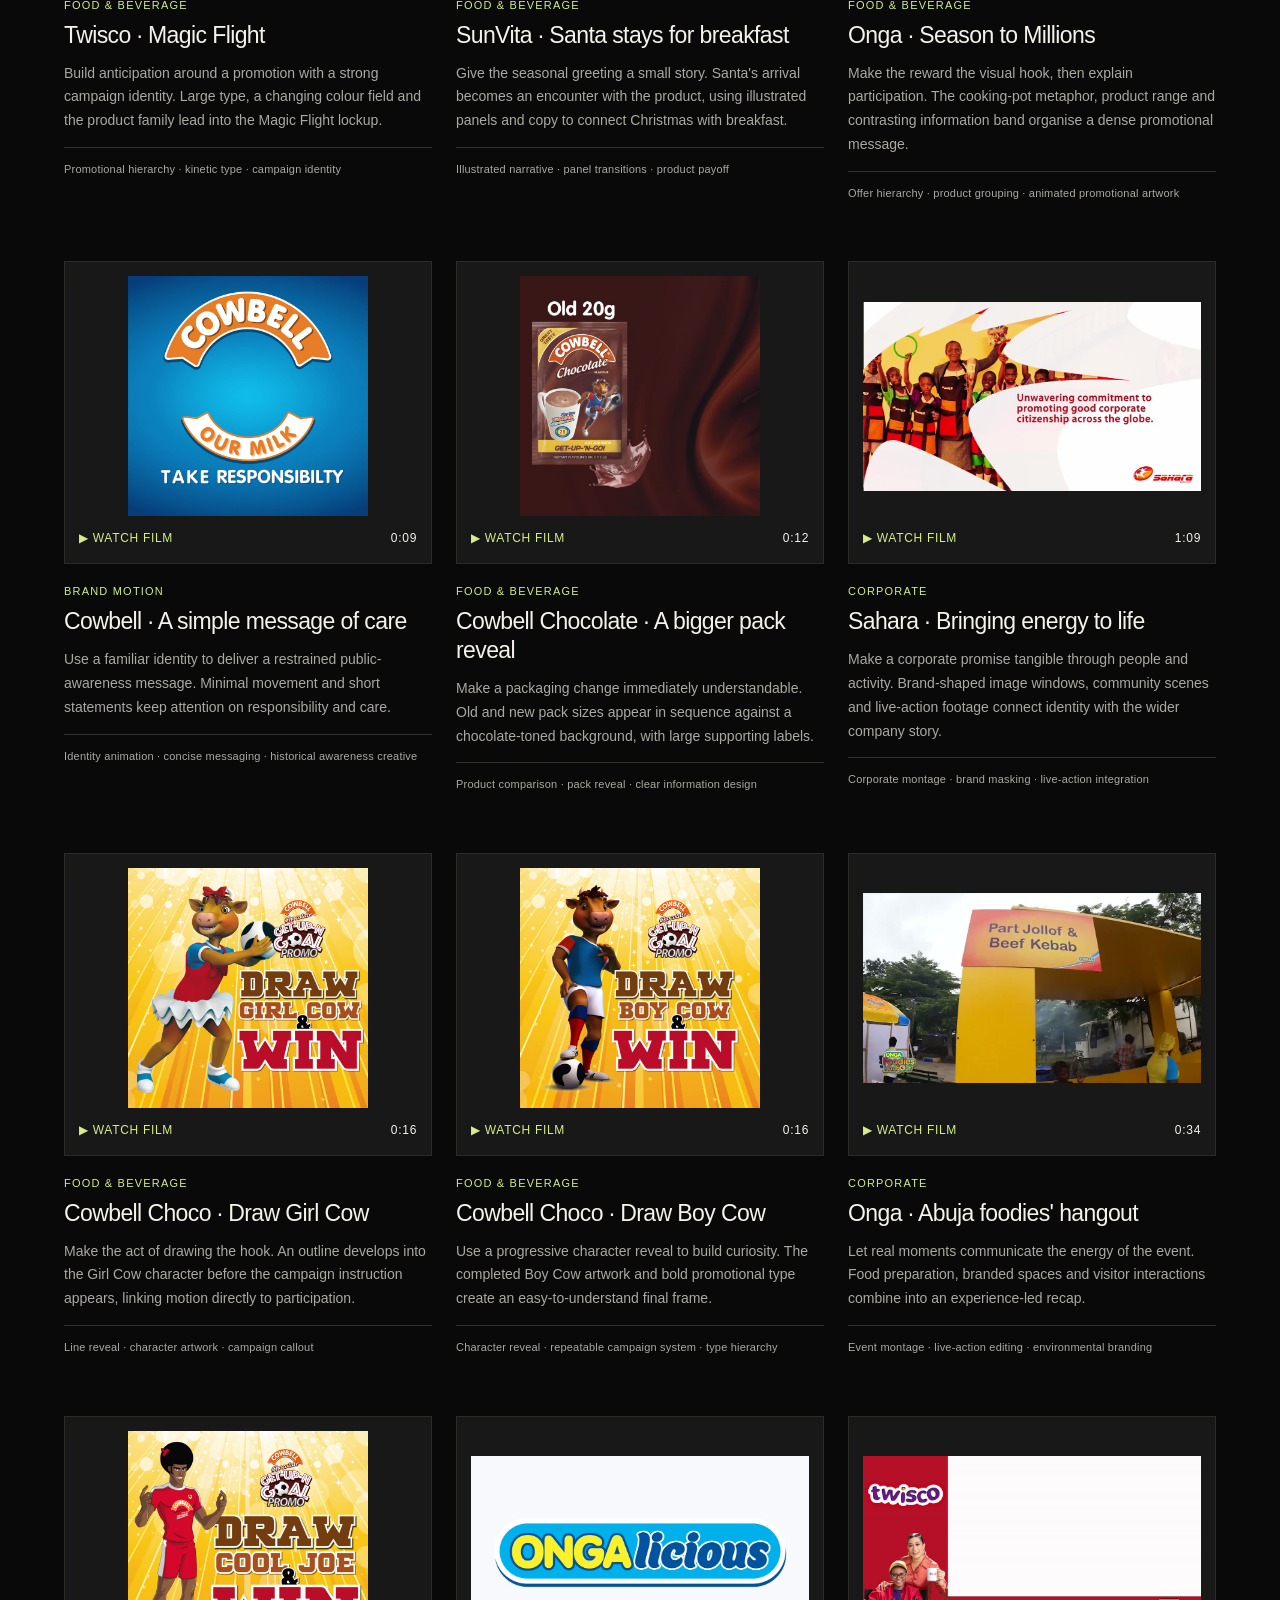
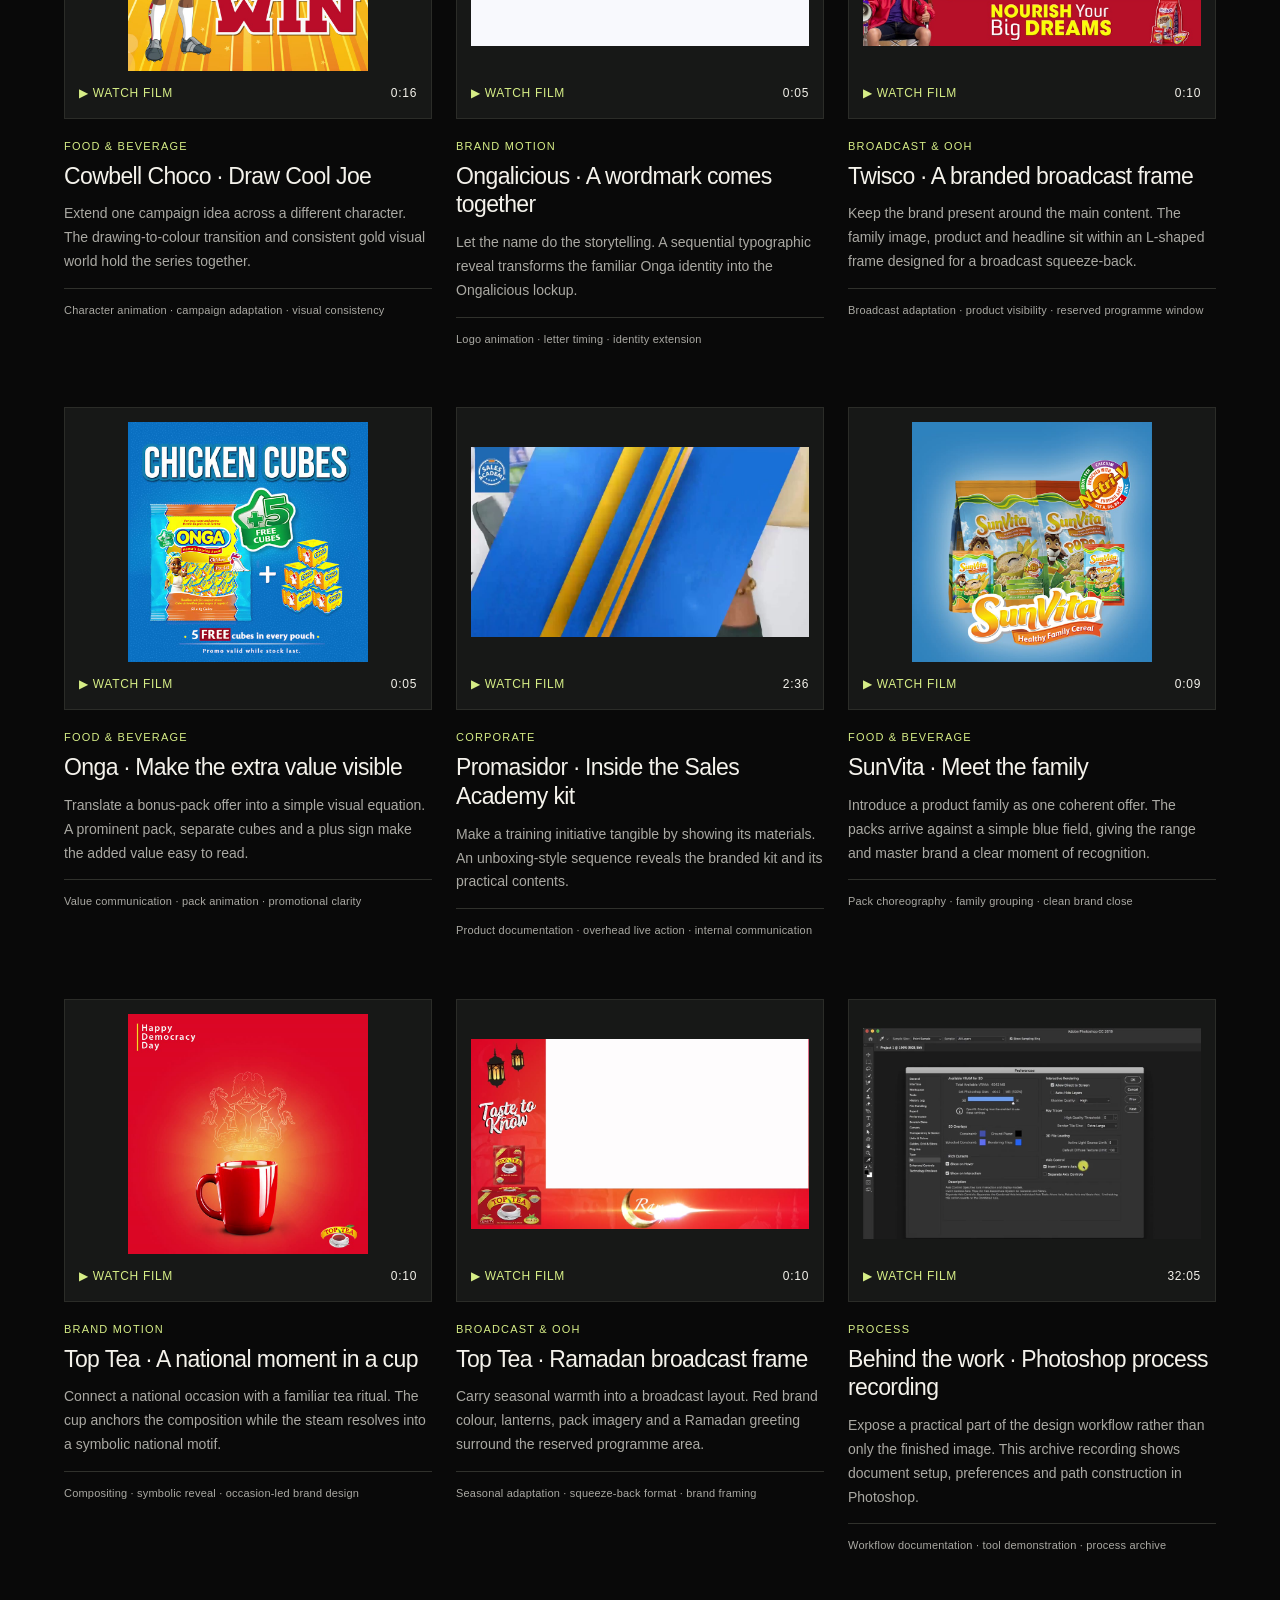
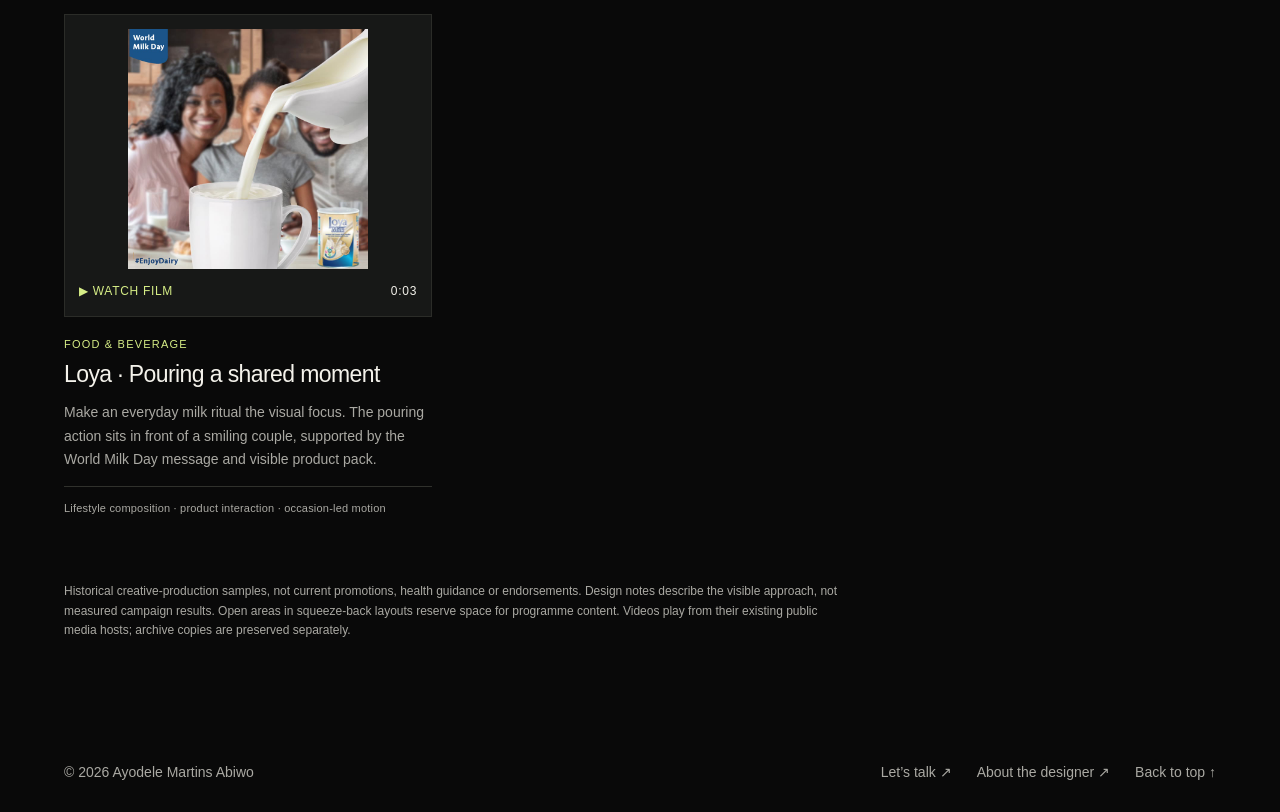
<file: videos.html>
<!doctype html><html lang="en"><head><meta charset="utf-8"><meta name="viewport" content="width=device-width,initial-scale=1"><meta name="description" content="37 videos and animations, with creative context, searchable formats and full-frame playback."><title>Videos + animation — Ayodele Martins Abiwo</title><link rel="stylesheet" href="style.css"><link rel="stylesheet" href="archive.css"></head><body><a class="skip" href="#archive-content">Skip to projects</a><header class="archive-header"><a class="wordmark" href="index.html">AM<span>©</span></a><nav aria-label="Portfolio sections"><a href="index.html#work">Selected work</a><a href="packaging.html">Packaging</a><a href="press.html">Press artwork</a><a href="videos.html" aria-current="page">Videos + animation</a><a href="index.html#print">Editorial</a><a href="index.html#about">About</a></nav></header><main><section class="archive-hero"><span class="eyebrow">THE MOTION COLLECTION / 37 FILMS</span><h1>Ideas that<br><em>move with purpose.</em></h1><p class="lede">From a few seconds of brand recognition to a story told in scenes. Explore campaign films, explainers, broadcast design and the occasional look behind the work.</p><div class="archive-meta"><span>VIDEO EDITING</span><span>2D ANIMATION</span><span>BROADCAST + SOCIAL</span></div><div class="archive-crosslinks"><a href="index.html#work">Recent AI-assisted films ↗</a><a href="press.html">Explore the press collection ↗</a></div></section><section id="archive-content" class="archive-content"><div class="archive-toolbar"><div class="filters" role="group" aria-label="Filter films"><button data-archive-filter="All" aria-pressed="true" class="active">All</button><button data-archive-filter="Food &amp; beverage" aria-pressed="false" class="">Food &amp; beverage</button><button data-archive-filter="Broadcast &amp; OOH" aria-pressed="false" class="">Broadcast &amp; OOH</button><button data-archive-filter="Explainers" aria-pressed="false" class="">Explainers</button><button data-archive-filter="Corporate" aria-pressed="false" class="">Corporate</button><button data-archive-filter="Brand motion" aria-pressed="false" class="">Brand motion</button><button data-archive-filter="Process" aria-pressed="false" class="">Process</button></div><label class="search-wrap" for="film-search">Find a film <input id="film-search" type="search" placeholder="Brand, format or idea…"></label></div><p id="film-count" class="archive-count" aria-live="polite">37 films</p><div class="video-grid"><article class="film-card" data-format="Broadcast &amp; OOH" id="film-1325679ZyQS8ptN"><button class="film-poster" data-film-src="https://dvqlxo2m2q99q.cloudfront.net/000_clients/1325679/video/1325679ZyQS8ptN/1325679ZyQS8ptN.mp4" data-title="Peppe Terra · A taste of the brand" data-idea="Keep appetite appeal visible without interrupting the main programme. Product, food and brand cues occupy an animated L-shaped broadcast frame." aria-label="Play Peppe Terra · A taste of the brand"><img loading="lazy" src="assets/archive/1325679ZyQS8ptN.jpg" alt="Preview frame from Peppe Terra · A taste of the brand"><span class="film-play"><strong>▶ WATCH FILM</strong><span>0:10</span></span></button><span class="film-format">Broadcast &amp; OOH</span><h2>Peppe Terra · A taste of the brand</h2><p>Keep appetite appeal visible without interrupting the main programme. Product, food and brand cues occupy an animated L-shaped broadcast frame.</p><p class="craft">Squeeze-back layout · product staging · brand hierarchy</p></article><article class="film-card" data-format="Broadcast &amp; OOH" id="film-1325679DVyibS0B"><button class="film-poster" data-film-src="https://dvqlxo2m2q99q.cloudfront.net/000_clients/1325679/video/1325679DVyibS0B/1325679DVyibS0B.mp4" data-title="Onga · Great taste, around the picture" data-idea="Use the edges of the screen as a compact brand canvas. Yellow brand colour, prepared meals and the product range frame the reserved programme window." aria-label="Play Onga · Great taste, around the picture"><img loading="lazy" src="assets/archive/1325679DVyibS0B.jpg" alt="Preview frame from Onga · Great taste, around the picture"><span class="film-play"><strong>▶ WATCH FILM</strong><span>0:05</span></span></button><span class="film-format">Broadcast &amp; OOH</span><h2>Onga · Great taste, around the picture</h2><p>Use the edges of the screen as a compact brand canvas. Yellow brand colour, prepared meals and the product range frame the reserved programme window.</p><p class="craft">Broadcast frame · food imagery · range presentation</p></article><article class="film-card" data-format="Explainers" id="film-1325679fdVa6lhC"><button class="film-poster" data-film-src="https://dvqlxo2m2q99q.cloudfront.net/000_clients/1325679/video/1325679fdVa6lhC/1325679fdVa6lhC.mp4" data-title="MTN · Virtual top-up, made clear" data-idea="Turn a digital service into a sequence people can follow. A recognisable everyday problem leads into the recharge interface and a step-by-step visual demonstration." aria-label="Play MTN · Virtual top-up, made clear"><img loading="lazy" src="assets/archive/1325679fdVa6lhC.jpg" alt="Preview frame from MTN · Virtual top-up, made clear"><span class="film-play"><strong>▶ WATCH FILM</strong><span>0:42</span></span></button><span class="film-format">Explainers</span><h2>MTN · Virtual top-up, made clear</h2><p>Turn a digital service into a sequence people can follow. A recognisable everyday problem leads into the recharge interface and a step-by-step visual demonstration.</p><p class="craft">Character animation · interface walkthrough · instructional pacing</p></article><article class="film-card" data-format="Food &amp; beverage" id="film-1325679mkDPqE8k"><button class="film-poster" data-film-src="https://dvqlxo2m2q99q.cloudfront.net/000_clients/1325679/video/1325679mkDPqE8k/1325679mkDPqE8k.mp4" data-title="Onga · Many plates, one celebration" data-idea="Celebrate Jollof Rice Day through the meal itself. Overhead food compositions and changing dish labels connect variety with one consistent Onga brand signature." aria-label="Play Onga · Many plates, one celebration"><img loading="lazy" src="assets/archive/1325679mkDPqE8k.jpg" alt="Preview frame from Onga · Many plates, one celebration"><span class="film-play"><strong>▶ WATCH FILM</strong><span>0:30</span></span></button><span class="film-format">Food &amp; beverage</span><h2>Onga · Many plates, one celebration</h2><p>Celebrate Jollof Rice Day through the meal itself. Overhead food compositions and changing dish labels connect variety with one consistent Onga brand signature.</p><p class="craft">Food-led transitions · seasonal storytelling · branded finish</p></article><article class="film-card" data-format="Explainers" id="film-1325679mitjAGvZ"><button class="film-poster" data-film-src="https://dvqlxo2m2q99q.cloudfront.net/000_clients/1325679/video/1325679mitjAGvZ/1325679mitjAGvZ.mp4" data-title="YEDI · Making awareness approachable" data-idea="Use familiar characters and recognisable healthcare settings to make a serious awareness message easier to follow. Clear text reinforces the illustrated narrative." aria-label="Play YEDI · Making awareness approachable"><img loading="lazy" src="assets/archive/1325679mitjAGvZ.jpg" alt="Preview frame from YEDI · Making awareness approachable"><span class="film-play"><strong>▶ WATCH FILM</strong><span>1:17</span></span></button><span class="film-format">Explainers</span><h2>YEDI · Making awareness approachable</h2><p>Use familiar characters and recognisable healthcare settings to make a serious awareness message easier to follow. Clear text reinforces the illustrated narrative.</p><p class="craft">2D character scenes · information hierarchy · awareness communication</p></article><article class="film-card" data-format="Explainers" id="film-132567967ucAKfy"><button class="film-poster" data-film-src="https://dvqlxo2m2q99q.cloudfront.net/000_clients/1325679/video/132567967ucAKfy/132567967ucAKfy.mp4" data-title="Digital marketing · From problem to possibility" data-idea="Give an abstract service a human starting point. A busy character, work scenes and device imagery create a simple visual path through the promotional story." aria-label="Play Digital marketing · From problem to possibility"><img loading="lazy" src="assets/archive/132567967ucAKfy.jpg" alt="Preview frame from Digital marketing · From problem to possibility"><span class="film-play"><strong>▶ WATCH FILM</strong><span>1:03</span></span></button><span class="film-format">Explainers</span><h2>Digital marketing · From problem to possibility</h2><p>Give an abstract service a human starting point. A busy character, work scenes and device imagery create a simple visual path through the promotional story.</p><p class="craft">Character-led explanation · scene transitions · kinetic type</p></article><article class="film-card" data-format="Corporate" id="film-1325679AjFFZxdb"><button class="film-poster" data-film-src="https://dvqlxo2m2q99q.cloudfront.net/000_clients/1325679/video/1325679AjFFZxdb/1325679AjFFZxdb.mp4" data-title="Promasidor · The people behind the work" data-idea="Make employees the subject of the celebration. A photo-led montage, calendar cue and consistent blue framing turn Workers&#x27; Day into a collective portrait." aria-label="Play Promasidor · The people behind the work"><img loading="lazy" src="assets/archive/1325679AjFFZxdb.jpg" alt="Preview frame from Promasidor · The people behind the work"><span class="film-play"><strong>▶ WATCH FILM</strong><span>0:42</span></span></button><span class="film-format">Corporate</span><h2>Promasidor · The people behind the work</h2><p>Make employees the subject of the celebration. A photo-led montage, calendar cue and consistent blue framing turn Workers&#x27; Day into a collective portrait.</p><p class="craft">Photo montage · commemorative communication · branded transitions</p></article><article class="film-card" data-format="Corporate" id="film-1325679O1BYDqOB"><button class="film-poster" data-film-src="https://dvqlxo2m2q99q.cloudfront.net/000_clients/1325679/video/1325679O1BYDqOB/1325679O1BYDqOB.mp4" data-title="Promasidor · We stay at work for you" data-idea="Connect everyday products with the people keeping them moving. Employee messages and operational footage frame a human story of continuity during the pandemic." aria-label="Play Promasidor · We stay at work for you"><img loading="lazy" src="assets/archive/1325679O1BYDqOB.jpg" alt="Preview frame from Promasidor · We stay at work for you"><span class="film-play"><strong>▶ WATCH FILM</strong><span>0:50</span></span></button><span class="film-format">Corporate</span><h2>Promasidor · We stay at work for you</h2><p>Connect everyday products with the people keeping them moving. Employee messages and operational footage frame a human story of continuity during the pandemic.</p><p class="craft">Live-action edit · employee storytelling · corporate identity</p></article><article class="film-card" data-format="Broadcast &amp; OOH" id="film-1325679t90BpkOS"><button class="film-poster" data-film-src="https://dvqlxo2m2q99q.cloudfront.net/000_clients/1325679/video/1325679t90BpkOS/1325679t90BpkOS.mp4" data-title="Twisco · Big dreams, big visibility" data-idea="Make the message readable in a short glance. A vivid red field, family imagery, large product pack and a concise headline build a focused wide-format advertisement." aria-label="Play Twisco · Big dreams, big visibility"><img loading="lazy" src="assets/archive/1325679t90BpkOS.jpg" alt="Preview frame from Twisco · Big dreams, big visibility"><span class="film-play"><strong>▶ WATCH FILM</strong><span>0:10</span></span></button><span class="film-format">Broadcast &amp; OOH</span><h2>Twisco · Big dreams, big visibility</h2><p>Make the message readable in a short glance. A vivid red field, family imagery, large product pack and a concise headline build a focused wide-format advertisement.</p><p class="craft">LED composition · large-scale hierarchy · brand recall</p></article><article class="film-card" data-format="Broadcast &amp; OOH" id="film-1325679s3dXBCxm"><button class="film-poster" data-film-src="https://dvqlxo2m2q99q.cloudfront.net/000_clients/1325679/video/1325679s3dXBCxm/1325679s3dXBCxm.mp4" data-title="Twisco · Bring the mascot into motion" data-idea="Connect the character&#x27;s energy with the product experience. The mascot, chocolate imagery and oversized pack alternate while the core message remains prominent." aria-label="Play Twisco · Bring the mascot into motion"><img loading="lazy" src="assets/archive/1325679s3dXBCxm.jpg" alt="Preview frame from Twisco · Bring the mascot into motion"><span class="film-play"><strong>▶ WATCH FILM</strong><span>0:10</span></span></button><span class="film-format">Broadcast &amp; OOH</span><h2>Twisco · Bring the mascot into motion</h2><p>Connect the character&#x27;s energy with the product experience. The mascot, chocolate imagery and oversized pack alternate while the core message remains prominent.</p><p class="craft">Character motion · product animation · wide-format adaptation</p></article><article class="film-card" data-format="Food &amp; beverage" id="film-1325679TBIMbN2y"><button class="film-poster" data-film-src="https://dvqlxo2m2q99q.cloudfront.net/000_clients/1325679/video/1325679TBIMbN2y/1325679TBIMbN2y.mp4" data-title="Onga · A season made for sharing" data-idea="Let familiar dishes carry the festive message. A sequence of meals on a bright yellow background celebrates variety while keeping the brand consistently in view." aria-label="Play Onga · A season made for sharing"><img loading="lazy" src="assets/archive/1325679TBIMbN2y.jpg" alt="Preview frame from Onga · A season made for sharing"><span class="film-play"><strong>▶ WATCH FILM</strong><span>0:17</span></span></button><span class="film-format">Food &amp; beverage</span><h2>Onga · A season made for sharing</h2><p>Let familiar dishes carry the festive message. A sequence of meals on a bright yellow background celebrates variety while keeping the brand consistently in view.</p><p class="craft">Food montage · colour consistency · social motion</p></article><article class="film-card" data-format="Food &amp; beverage" id="film-132567920aXdQTA"><button class="film-poster" data-film-src="https://dvqlxo2m2q99q.cloudfront.net/000_clients/1325679/video/132567920aXdQTA/132567920aXdQTA.mp4" data-title="Cowbell Coffee · A Christmas group chat" data-idea="Translate a seasonal greeting into a familiar social format. An imagined festive group conversation unfolds message by message, creating a playful reason to keep reading." aria-label="Play Cowbell Coffee · A Christmas group chat"><img loading="lazy" src="assets/archive/132567920aXdQTA.jpg" alt="Preview frame from Cowbell Coffee · A Christmas group chat"><span class="film-play"><strong>▶ WATCH FILM</strong><span>0:45</span></span></button><span class="film-format">Food &amp; beverage</span><h2>Cowbell Coffee · A Christmas group chat</h2><p>Translate a seasonal greeting into a familiar social format. An imagined festive group conversation unfolds message by message, creating a playful reason to keep reading.</p><p class="craft">Chat-interface storytelling · timed typography · seasonal humour</p></article><article class="film-card" data-format="Food &amp; beverage" id="film-1325679aoFjCAgi"><button class="film-poster" data-film-src="https://dvqlxo2m2q99q.cloudfront.net/000_clients/1325679/video/1325679aoFjCAgi/1325679aoFjCAgi.mp4" data-title="Cowbell · A milky Christmas" data-idea="Make the product part of the seasonal symbol. Cups of milk and chocolate become Santa&#x27;s glasses, supported by a short animated exchange and a festive greeting." aria-label="Play Cowbell · A milky Christmas"><img loading="lazy" src="assets/archive/1325679aoFjCAgi.jpg" alt="Preview frame from Cowbell · A milky Christmas"><span class="film-play"><strong>▶ WATCH FILM</strong><span>0:14</span></span></button><span class="film-format">Food &amp; beverage</span><h2>Cowbell · A milky Christmas</h2><p>Make the product part of the seasonal symbol. Cups of milk and chocolate become Santa&#x27;s glasses, supported by a short animated exchange and a festive greeting.</p><p class="craft">Visual metaphor · product integration · typographic timing</p></article><article class="film-card" data-format="Food &amp; beverage" id="film-13256794rbLd33P"><button class="film-poster" data-film-src="https://dvqlxo2m2q99q.cloudfront.net/000_clients/1325679/video/13256794rbLd33P/13256794rbLd33P.mp4" data-title="Onga · Sharing goes beyond the kitchen" data-idea="Show the meaning of a festive meal through a simple act of generosity. The illustrated story moves from cooking at home to sharing food with neighbours." aria-label="Play Onga · Sharing goes beyond the kitchen"><img loading="lazy" src="assets/archive/13256794rbLd33P.jpg" alt="Preview frame from Onga · Sharing goes beyond the kitchen"><span class="film-play"><strong>▶ WATCH FILM</strong><span>0:26</span></span></button><span class="film-format">Food &amp; beverage</span><h2>Onga · Sharing goes beyond the kitchen</h2><p>Show the meaning of a festive meal through a simple act of generosity. The illustrated story moves from cooking at home to sharing food with neighbours.</p><p class="craft">2D storytelling · character scenes · occasion-led branding</p></article><article class="film-card" data-format="Food &amp; beverage" id="film-1325679GMhWF48f"><button class="film-poster" data-film-src="https://dvqlxo2m2q99q.cloudfront.net/000_clients/1325679/video/1325679GMhWF48f/1325679GMhWF48f.mp4" data-title="Cowbell · World Milk Day" data-idea="Connect a calendar moment with a recognisable everyday product. Lifestyle imagery, celebratory type and pack visibility give the message a social-first rhythm." aria-label="Play Cowbell · World Milk Day"><img loading="lazy" src="assets/archive/1325679GMhWF48f.jpg" alt="Preview frame from Cowbell · World Milk Day"><span class="film-play"><strong>▶ WATCH FILM</strong><span>0:33</span></span></button><span class="film-format">Food &amp; beverage</span><h2>Cowbell · World Milk Day</h2><p>Connect a calendar moment with a recognisable everyday product. Lifestyle imagery, celebratory type and pack visibility give the message a social-first rhythm.</p><p class="craft">Lifestyle composition · type animation · product close</p></article><article class="film-card" data-format="Broadcast &amp; OOH" id="film-13256798rgOrTIR"><button class="film-poster" data-film-src="https://dvqlxo2m2q99q.cloudfront.net/000_clients/1325679/video/13256798rgOrTIR/13256798rgOrTIR.mp4" data-title="Twisco · The campaign in the city" data-idea="Show how the creative reads in its intended environment. A roadside LED placement demonstrates the relationship between the wide-format message, traffic and viewing distance." aria-label="Play Twisco · The campaign in the city"><img loading="lazy" src="assets/archive/13256798rgOrTIR.jpg" alt="Preview frame from Twisco · The campaign in the city"><span class="film-play"><strong>▶ WATCH FILM</strong><span>0:10</span></span></button><span class="film-format">Broadcast &amp; OOH</span><h2>Twisco · The campaign in the city</h2><p>Show how the creative reads in its intended environment. A roadside LED placement demonstrates the relationship between the wide-format message, traffic and viewing distance.</p><p class="craft">Placement documentation · environmental scale · outdoor context</p></article><article class="film-card" data-format="Brand motion" id="film-1325679EEjMWn63"><button class="film-poster" data-film-src="https://dvqlxo2m2q99q.cloudfront.net/000_clients/1325679/video/1325679EEjMWn63/1325679EEjMWn63.mp4" data-title="Yanga · A typographic brand reveal" data-idea="Build an identity-led reveal through short lines of moving type. Red-on-red texture and a luminous closing wordmark give the sequence a distinct visual cadence." aria-label="Play Yanga · A typographic brand reveal"><img loading="lazy" src="assets/archive/1325679EEjMWn63.jpg" alt="Preview frame from Yanga · A typographic brand reveal"><span class="film-play"><strong>▶ WATCH FILM</strong><span>0:14</span></span></button><span class="film-format">Brand motion</span><h2>Yanga · A typographic brand reveal</h2><p>Build an identity-led reveal through short lines of moving type. Red-on-red texture and a luminous closing wordmark give the sequence a distinct visual cadence.</p><p class="craft">Kinetic typography · contrast · logo reveal</p></article><article class="film-card" data-format="Brand motion" id="film-1325679Wr4Dp3Qp"><button class="film-poster" data-film-src="https://dvqlxo2m2q99q.cloudfront.net/000_clients/1325679/video/1325679Wr4Dp3Qp/1325679Wr4Dp3Qp.mp4" data-title="Retina.ng · A bag with personality" data-idea="Turn a shopping-bag symbol into a memorable character. Simple shapes and playful movement build towards the smiling brand mark." aria-label="Play Retina.ng · A bag with personality"><img loading="lazy" src="assets/archive/1325679Wr4Dp3Qp.jpg" alt="Preview frame from Retina.ng · A bag with personality"><span class="film-play"><strong>▶ WATCH FILM</strong><span>0:08</span></span></button><span class="film-format">Brand motion</span><h2>Retina.ng · A bag with personality</h2><p>Turn a shopping-bag symbol into a memorable character. Simple shapes and playful movement build towards the smiling brand mark.</p><p class="craft">Shape animation · characterful identity · logo reveal</p></article><article class="film-card" data-format="Food &amp; beverage" id="film-1325679dP8woOJF"><button class="film-poster" data-film-src="https://dvqlxo2m2q99q.cloudfront.net/000_clients/1325679/video/1325679dP8woOJF/1325679dP8woOJF.mp4" data-title="Twisco · Magic Flight" data-idea="Build anticipation around a promotion with a strong campaign identity. Large type, a changing colour field and the product family lead into the Magic Flight lockup." aria-label="Play Twisco · Magic Flight"><img loading="lazy" src="assets/archive/1325679dP8woOJF.jpg" alt="Preview frame from Twisco · Magic Flight"><span class="film-play"><strong>▶ WATCH FILM</strong><span>0:15</span></span></button><span class="film-format">Food &amp; beverage</span><h2>Twisco · Magic Flight</h2><p>Build anticipation around a promotion with a strong campaign identity. Large type, a changing colour field and the product family lead into the Magic Flight lockup.</p><p class="craft">Promotional hierarchy · kinetic type · campaign identity</p></article><article class="film-card" data-format="Food &amp; beverage" id="film-1325679yNvEsHF1"><button class="film-poster" data-film-src="https://dvqlxo2m2q99q.cloudfront.net/000_clients/1325679/video/1325679yNvEsHF1/1325679yNvEsHF1.mp4" data-title="SunVita · Santa stays for breakfast" data-idea="Give the seasonal greeting a small story. Santa&#x27;s arrival becomes an encounter with the product, using illustrated panels and copy to connect Christmas with breakfast." aria-label="Play SunVita · Santa stays for breakfast"><img loading="lazy" src="assets/archive/1325679yNvEsHF1.jpg" alt="Preview frame from SunVita · Santa stays for breakfast"><span class="film-play"><strong>▶ WATCH FILM</strong><span>0:17</span></span></button><span class="film-format">Food &amp; beverage</span><h2>SunVita · Santa stays for breakfast</h2><p>Give the seasonal greeting a small story. Santa&#x27;s arrival becomes an encounter with the product, using illustrated panels and copy to connect Christmas with breakfast.</p><p class="craft">Illustrated narrative · panel transitions · product payoff</p></article><article class="film-card" data-format="Food &amp; beverage" id="film-1325679M3XW2RAi"><button class="film-poster" data-film-src="https://dvqlxo2m2q99q.cloudfront.net/000_clients/1325679/video/1325679M3XW2RAi/1325679M3XW2RAi.mp4" data-title="Onga · Season to Millions" data-idea="Make the reward the visual hook, then explain participation. The cooking-pot metaphor, product range and contrasting information band organise a dense promotional message." aria-label="Play Onga · Season to Millions"><img loading="lazy" src="assets/archive/1325679M3XW2RAi.jpg" alt="Preview frame from Onga · Season to Millions"><span class="film-play"><strong>▶ WATCH FILM</strong><span>0:10</span></span></button><span class="film-format">Food &amp; beverage</span><h2>Onga · Season to Millions</h2><p>Make the reward the visual hook, then explain participation. The cooking-pot metaphor, product range and contrasting information band organise a dense promotional message.</p><p class="craft">Offer hierarchy · product grouping · animated promotional artwork</p></article><article class="film-card" data-format="Brand motion" id="film-1325679AwEDO4wj"><button class="film-poster" data-film-src="https://dvqlxo2m2q99q.cloudfront.net/000_clients/1325679/video/1325679AwEDO4wj/1325679AwEDO4wj.mp4" data-title="Cowbell · A simple message of care" data-idea="Use a familiar identity to deliver a restrained public-awareness message. Minimal movement and short statements keep attention on responsibility and care." aria-label="Play Cowbell · A simple message of care"><img loading="lazy" src="assets/archive/1325679AwEDO4wj.jpg" alt="Preview frame from Cowbell · A simple message of care"><span class="film-play"><strong>▶ WATCH FILM</strong><span>0:09</span></span></button><span class="film-format">Brand motion</span><h2>Cowbell · A simple message of care</h2><p>Use a familiar identity to deliver a restrained public-awareness message. Minimal movement and short statements keep attention on responsibility and care.</p><p class="craft">Identity animation · concise messaging · historical awareness creative</p></article><article class="film-card" data-format="Food &amp; beverage" id="film-132567900SPP9LJ"><button class="film-poster" data-film-src="https://dvqlxo2m2q99q.cloudfront.net/000_clients/1325679/video/132567900SPP9LJ/132567900SPP9LJ.mp4" data-title="Cowbell Chocolate · A bigger pack reveal" data-idea="Make a packaging change immediately understandable. Old and new pack sizes appear in sequence against a chocolate-toned background, with large supporting labels." aria-label="Play Cowbell Chocolate · A bigger pack reveal"><img loading="lazy" src="assets/archive/132567900SPP9LJ.jpg" alt="Preview frame from Cowbell Chocolate · A bigger pack reveal"><span class="film-play"><strong>▶ WATCH FILM</strong><span>0:12</span></span></button><span class="film-format">Food &amp; beverage</span><h2>Cowbell Chocolate · A bigger pack reveal</h2><p>Make a packaging change immediately understandable. Old and new pack sizes appear in sequence against a chocolate-toned background, with large supporting labels.</p><p class="craft">Product comparison · pack reveal · clear information design</p></article><article class="film-card" data-format="Corporate" id="film-1325679PJ57GOn2"><button class="film-poster" data-film-src="https://dvqlxo2m2q99q.cloudfront.net/000_clients/1325679/video/1325679PJ57GOn2/1325679PJ57GOn2.mp4" data-title="Sahara · Bringing energy to life" data-idea="Make a corporate promise tangible through people and activity. Brand-shaped image windows, community scenes and live-action footage connect identity with the wider company story." aria-label="Play Sahara · Bringing energy to life"><img loading="lazy" src="assets/archive/1325679PJ57GOn2.jpg" alt="Preview frame from Sahara · Bringing energy to life"><span class="film-play"><strong>▶ WATCH FILM</strong><span>1:09</span></span></button><span class="film-format">Corporate</span><h2>Sahara · Bringing energy to life</h2><p>Make a corporate promise tangible through people and activity. Brand-shaped image windows, community scenes and live-action footage connect identity with the wider company story.</p><p class="craft">Corporate montage · brand masking · live-action integration</p></article><article class="film-card" data-format="Food &amp; beverage" id="film-13256798Jq7Q9wB"><button class="film-poster" data-film-src="https://dvqlxo2m2q99q.cloudfront.net/000_clients/1325679/video/13256798Jq7Q9wB/13256798Jq7Q9wB.mp4" data-title="Cowbell Choco · Draw Girl Cow" data-idea="Make the act of drawing the hook. An outline develops into the Girl Cow character before the campaign instruction appears, linking motion directly to participation." aria-label="Play Cowbell Choco · Draw Girl Cow"><img loading="lazy" src="assets/archive/13256798Jq7Q9wB.jpg" alt="Preview frame from Cowbell Choco · Draw Girl Cow"><span class="film-play"><strong>▶ WATCH FILM</strong><span>0:16</span></span></button><span class="film-format">Food &amp; beverage</span><h2>Cowbell Choco · Draw Girl Cow</h2><p>Make the act of drawing the hook. An outline develops into the Girl Cow character before the campaign instruction appears, linking motion directly to participation.</p><p class="craft">Line reveal · character artwork · campaign callout</p></article><article class="film-card" data-format="Food &amp; beverage" id="film-13256797RivXHzk"><button class="film-poster" data-film-src="https://dvqlxo2m2q99q.cloudfront.net/000_clients/1325679/video/13256797RivXHzk/13256797RivXHzk.mp4" data-title="Cowbell Choco · Draw Boy Cow" data-idea="Use a progressive character reveal to build curiosity. The completed Boy Cow artwork and bold promotional type create an easy-to-understand final frame." aria-label="Play Cowbell Choco · Draw Boy Cow"><img loading="lazy" src="assets/archive/13256797RivXHzk.jpg" alt="Preview frame from Cowbell Choco · Draw Boy Cow"><span class="film-play"><strong>▶ WATCH FILM</strong><span>0:16</span></span></button><span class="film-format">Food &amp; beverage</span><h2>Cowbell Choco · Draw Boy Cow</h2><p>Use a progressive character reveal to build curiosity. The completed Boy Cow artwork and bold promotional type create an easy-to-understand final frame.</p><p class="craft">Character reveal · repeatable campaign system · type hierarchy</p></article><article class="film-card" data-format="Corporate" id="film-1325679VZ4DrsEE"><button class="film-poster" data-film-src="https://dvqlxo2m2q99q.cloudfront.net/000_clients/1325679/video/1325679VZ4DrsEE/1325679VZ4DrsEE.mp4" data-title="Onga · Abuja foodies&#x27; hangout" data-idea="Let real moments communicate the energy of the event. Food preparation, branded spaces and visitor interactions combine into an experience-led recap." aria-label="Play Onga · Abuja foodies&#x27; hangout"><img loading="lazy" src="assets/archive/1325679VZ4DrsEE.jpg" alt="Preview frame from Onga · Abuja foodies&#x27; hangout"><span class="film-play"><strong>▶ WATCH FILM</strong><span>0:34</span></span></button><span class="film-format">Corporate</span><h2>Onga · Abuja foodies&#x27; hangout</h2><p>Let real moments communicate the energy of the event. Food preparation, branded spaces and visitor interactions combine into an experience-led recap.</p><p class="craft">Event montage · live-action editing · environmental branding</p></article><article class="film-card" data-format="Food &amp; beverage" id="film-1325679MGdgUoP1"><button class="film-poster" data-film-src="https://dvqlxo2m2q99q.cloudfront.net/000_clients/1325679/video/1325679MGdgUoP1/1325679MGdgUoP1.mp4" data-title="Cowbell Choco · Draw Cool Joe" data-idea="Extend one campaign idea across a different character. The drawing-to-colour transition and consistent gold visual world hold the series together." aria-label="Play Cowbell Choco · Draw Cool Joe"><img loading="lazy" src="assets/archive/1325679MGdgUoP1.jpg" alt="Preview frame from Cowbell Choco · Draw Cool Joe"><span class="film-play"><strong>▶ WATCH FILM</strong><span>0:16</span></span></button><span class="film-format">Food &amp; beverage</span><h2>Cowbell Choco · Draw Cool Joe</h2><p>Extend one campaign idea across a different character. The drawing-to-colour transition and consistent gold visual world hold the series together.</p><p class="craft">Character animation · campaign adaptation · visual consistency</p></article><article class="film-card" data-format="Brand motion" id="film-1325679qONUpIxB"><button class="film-poster" data-film-src="https://dvqlxo2m2q99q.cloudfront.net/000_clients/1325679/video/1325679qONUpIxB/1325679qONUpIxB.mp4" data-title="Ongalicious · A wordmark comes together" data-idea="Let the name do the storytelling. A sequential typographic reveal transforms the familiar Onga identity into the Ongalicious lockup." aria-label="Play Ongalicious · A wordmark comes together"><img loading="lazy" src="assets/archive/1325679qONUpIxB.jpg" alt="Preview frame from Ongalicious · A wordmark comes together"><span class="film-play"><strong>▶ WATCH FILM</strong><span>0:05</span></span></button><span class="film-format">Brand motion</span><h2>Ongalicious · A wordmark comes together</h2><p>Let the name do the storytelling. A sequential typographic reveal transforms the familiar Onga identity into the Ongalicious lockup.</p><p class="craft">Logo animation · letter timing · identity extension</p></article><article class="film-card" data-format="Broadcast &amp; OOH" id="film-1325679UX9fgWrV"><button class="film-poster" data-film-src="https://dvqlxo2m2q99q.cloudfront.net/000_clients/1325679/video/1325679UX9fgWrV/1325679UX9fgWrV.mp4" data-title="Twisco · A branded broadcast frame" data-idea="Keep the brand present around the main content. The family image, product and headline sit within an L-shaped frame designed for a broadcast squeeze-back." aria-label="Play Twisco · A branded broadcast frame"><img loading="lazy" src="assets/archive/1325679UX9fgWrV.jpg" alt="Preview frame from Twisco · A branded broadcast frame"><span class="film-play"><strong>▶ WATCH FILM</strong><span>0:10</span></span></button><span class="film-format">Broadcast &amp; OOH</span><h2>Twisco · A branded broadcast frame</h2><p>Keep the brand present around the main content. The family image, product and headline sit within an L-shaped frame designed for a broadcast squeeze-back.</p><p class="craft">Broadcast adaptation · product visibility · reserved programme window</p></article><article class="film-card" data-format="Food &amp; beverage" id="film-1325679vDQR7zFY"><button class="film-poster" data-film-src="https://dvqlxo2m2q99q.cloudfront.net/000_clients/1325679/video/1325679vDQR7zFY/1325679vDQR7zFY.mp4" data-title="Onga · Make the extra value visible" data-idea="Translate a bonus-pack offer into a simple visual equation. A prominent pack, separate cubes and a plus sign make the added value easy to read." aria-label="Play Onga · Make the extra value visible"><img loading="lazy" src="assets/archive/1325679vDQR7zFY.jpg" alt="Preview frame from Onga · Make the extra value visible"><span class="film-play"><strong>▶ WATCH FILM</strong><span>0:05</span></span></button><span class="film-format">Food &amp; beverage</span><h2>Onga · Make the extra value visible</h2><p>Translate a bonus-pack offer into a simple visual equation. A prominent pack, separate cubes and a plus sign make the added value easy to read.</p><p class="craft">Value communication · pack animation · promotional clarity</p></article><article class="film-card" data-format="Corporate" id="film-1325679frSkNgbL"><button class="film-poster" data-film-src="https://dvqlxo2m2q99q.cloudfront.net/000_clients/1325679/video/1325679frSkNgbL/1325679frSkNgbL.mp4" data-title="Promasidor · Inside the Sales Academy kit" data-idea="Make a training initiative tangible by showing its materials. An unboxing-style sequence reveals the branded kit and its practical contents." aria-label="Play Promasidor · Inside the Sales Academy kit"><img loading="lazy" src="assets/archive/1325679frSkNgbL.jpg" alt="Preview frame from Promasidor · Inside the Sales Academy kit"><span class="film-play"><strong>▶ WATCH FILM</strong><span>2:36</span></span></button><span class="film-format">Corporate</span><h2>Promasidor · Inside the Sales Academy kit</h2><p>Make a training initiative tangible by showing its materials. An unboxing-style sequence reveals the branded kit and its practical contents.</p><p class="craft">Product documentation · overhead live action · internal communication</p></article><article class="film-card" data-format="Food &amp; beverage" id="film-1325679hzvSANQa"><button class="film-poster" data-film-src="https://dvqlxo2m2q99q.cloudfront.net/000_clients/1325679/video/1325679hzvSANQa/1325679hzvSANQa.mp4" data-title="SunVita · Meet the family" data-idea="Introduce a product family as one coherent offer. The packs arrive against a simple blue field, giving the range and master brand a clear moment of recognition." aria-label="Play SunVita · Meet the family"><img loading="lazy" src="assets/archive/1325679hzvSANQa.jpg" alt="Preview frame from SunVita · Meet the family"><span class="film-play"><strong>▶ WATCH FILM</strong><span>0:09</span></span></button><span class="film-format">Food &amp; beverage</span><h2>SunVita · Meet the family</h2><p>Introduce a product family as one coherent offer. The packs arrive against a simple blue field, giving the range and master brand a clear moment of recognition.</p><p class="craft">Pack choreography · family grouping · clean brand close</p></article><article class="film-card" data-format="Brand motion" id="film-1325679IsDmkn3V"><button class="film-poster" data-film-src="https://dvqlxo2m2q99q.cloudfront.net/000_clients/1325679/video/1325679IsDmkn3V/1325679IsDmkn3V.mp4" data-title="Top Tea · A national moment in a cup" data-idea="Connect a national occasion with a familiar tea ritual. The cup anchors the composition while the steam resolves into a symbolic national motif." aria-label="Play Top Tea · A national moment in a cup"><img loading="lazy" src="assets/archive/1325679IsDmkn3V.jpg" alt="Preview frame from Top Tea · A national moment in a cup"><span class="film-play"><strong>▶ WATCH FILM</strong><span>0:10</span></span></button><span class="film-format">Brand motion</span><h2>Top Tea · A national moment in a cup</h2><p>Connect a national occasion with a familiar tea ritual. The cup anchors the composition while the steam resolves into a symbolic national motif.</p><p class="craft">Compositing · symbolic reveal · occasion-led brand design</p></article><article class="film-card" data-format="Broadcast &amp; OOH" id="film-1325679zsdr9Zbi"><button class="film-poster" data-film-src="https://dvqlxo2m2q99q.cloudfront.net/000_clients/1325679/video/1325679zsdr9Zbi/1325679zsdr9Zbi.mp4" data-title="Top Tea · Ramadan broadcast frame" data-idea="Carry seasonal warmth into a broadcast layout. Red brand colour, lanterns, pack imagery and a Ramadan greeting surround the reserved programme area." aria-label="Play Top Tea · Ramadan broadcast frame"><img loading="lazy" src="assets/archive/1325679zsdr9Zbi.jpg" alt="Preview frame from Top Tea · Ramadan broadcast frame"><span class="film-play"><strong>▶ WATCH FILM</strong><span>0:10</span></span></button><span class="film-format">Broadcast &amp; OOH</span><h2>Top Tea · Ramadan broadcast frame</h2><p>Carry seasonal warmth into a broadcast layout. Red brand colour, lanterns, pack imagery and a Ramadan greeting surround the reserved programme area.</p><p class="craft">Seasonal adaptation · squeeze-back format · brand framing</p></article><article class="film-card" data-format="Process" id="film-1325679h4IWc0Yb"><button class="film-poster" data-film-src="https://dvqlxo2m2q99q.cloudfront.net/000_clients/1325679/video/1325679h4IWc0Yb/1325679h4IWc0Yb.mp4" data-title="Behind the work · Photoshop process recording" data-idea="Expose a practical part of the design workflow rather than only the finished image. This archive recording shows document setup, preferences and path construction in Photoshop." aria-label="Play Behind the work · Photoshop process recording"><img loading="lazy" src="assets/archive/1325679h4IWc0Yb.jpg" alt="Preview frame from Behind the work · Photoshop process recording"><span class="film-play"><strong>▶ WATCH FILM</strong><span>32:05</span></span></button><span class="film-format">Process</span><h2>Behind the work · Photoshop process recording</h2><p>Expose a practical part of the design workflow rather than only the finished image. This archive recording shows document setup, preferences and path construction in Photoshop.</p><p class="craft">Workflow documentation · tool demonstration · process archive</p></article><article class="film-card" data-format="Food &amp; beverage" id="film-1325679LoiGYcsT"><button class="film-poster" data-film-src="https://dvqlxo2m2q99q.cloudfront.net/000_clients/1325679/video/1325679LoiGYcsT/1325679LoiGYcsT.mp4" data-title="Loya · Pouring a shared moment" data-idea="Make an everyday milk ritual the visual focus. The pouring action sits in front of a smiling couple, supported by the World Milk Day message and visible product pack." aria-label="Play Loya · Pouring a shared moment"><img loading="lazy" src="assets/archive/1325679LoiGYcsT.jpg" alt="Preview frame from Loya · Pouring a shared moment"><span class="film-play"><strong>▶ WATCH FILM</strong><span>0:03</span></span></button><span class="film-format">Food &amp; beverage</span><h2>Loya · Pouring a shared moment</h2><p>Make an everyday milk ritual the visual focus. The pouring action sits in front of a smiling couple, supported by the World Milk Day message and visible product pack.</p><p class="craft">Lifestyle composition · product interaction · occasion-led motion</p></article></div><p id="no-films" class="archive-empty" hidden>No films match that search. Try another brand or select All.</p><p class="archive-note">Historical creative-production samples, not current promotions, health guidance or endorsements. Design notes describe the visible approach, not measured campaign results. Open areas in squeeze-back layouts reserve space for programme content. Videos play from their existing public media hosts; archive copies are preserved separately.</p></section><dialog id="archive-player" class="archive-dialog" aria-labelledby="archive-film-title"><div class="modal-head"><h2 id="archive-film-title">Selected film</h2><button aria-label="Close video">✕</button></div><video controls playsinline preload="none"></video><p class="film-context"></p><a class="source-link" target="_blank" rel="noopener">Open original video ↗</a></dialog></main><footer><span>© 2026 Ayodele Martins Abiwo</span><div><a href="mailto:ayodelemartinsabiwo@gmail.com">Let’s talk ↗</a><a href="index.html#about">About the designer ↗</a><a href="#">Back to top ↑</a></div></footer><script src="archive.js"></script></body></html>
</file>
<file: style.css>
:root{color-scheme:dark;--bg:#090909;--text:#f4f2eb;--muted:#aaa9a3;--line:#30312c;--accent:#d6ed86}*{box-sizing:border-box}html{scroll-behavior:smooth;scroll-padding-top:95px}body{margin:0;background:var(--bg);color:var(--text);font:16px/1.65 Arial,Helvetica,sans-serif}a{color:inherit;text-decoration:none}button{font:inherit;cursor:pointer}button,a,summary{ -webkit-tap-highlight-color:transparent}button:focus-visible,a:focus-visible,summary:focus-visible{outline:2px solid var(--accent);outline-offset:6px}header,main,footer{max-width:1440px;margin:auto}header{display:flex;justify-content:space-between;align-items:center;padding:25px 5%;border-bottom:1px solid var(--line)}.wordmark{font-size:30px;font-weight:900;letter-spacing:-3px}.wordmark span{color:var(--accent);font-size:14px;vertical-align:top;letter-spacing:0}nav{display:flex;gap:32px;align-items:center;font-size:14px}nav a:hover,.text-link:hover,footer a:hover{color:var(--accent)}.contact-link{border:1px solid #555;padding:10px 17px;border-radius:30px}.hero{padding:74px 5% 0}.eyebrow{font-size:14px;letter-spacing:1.8px;font-weight:600;color:var(--muted)}.dot{display:inline-block;width:8px;height:8px;background:var(--accent);border-radius:50%;margin-right:8px}h1{font-size:clamp(54px,7.8vw,110px);line-height:1.03;letter-spacing:-6px;font-weight:500;margin:35px 0}em{font-family:Georgia,serif;font-weight:400;color:var(--accent)}.hero-bottom{display:flex;justify-content:space-between;align-items:center;gap:30px;margin:35px 0 60px}.hero-bottom p{max-width:550px;font-size:20px;color:var(--muted)}.button{display:inline-flex;gap:50px;align-items:center;background:var(--accent);color:#111;padding:17px 25px;border-radius:40px;font-weight:600;white-space:nowrap;transition:transform .2s}.button:hover{transform:translateY(-3px)}.hero-strip{display:flex;justify-content:space-between;padding:21px 0;border-block:1px solid var(--line);font-size:14px;letter-spacing:1px}.section{padding:85px 5%;border-bottom:1px solid var(--line)}.section-top{display:flex;justify-content:space-between;align-items:end;gap:40px}.section-top p{color:var(--muted);max-width:360px}h2{font-size:clamp(34px,4.5vw,61px);font-weight:500;line-height:1.12;letter-spacing:-2px;margin:23px 0}.filters{display:flex;gap:10px;margin:38px 0 30px;flex-wrap:wrap}.filters button{color:var(--muted);background:transparent;border:1px solid var(--line);padding:10px 19px;border-radius:30px;font-size:14px}.filters button.active{background:var(--text);color:#111;border-color:var(--text)}sup{margin-left:8px;font-size:11px}.projects{display:grid;grid-template-columns:repeat(2,minmax(0,1fr));gap:42px 25px}.project[hidden]{display:none}.visual{width:100%;height:390px;position:relative;overflow:hidden;background:#1a1a19;display:block;padding:0;border:0;color:white;text-align:left}.visual img{width:100%;height:100%;object-fit:cover;transition:transform .5s}.visual:hover img{transform:scale(1.025)}.project.feature .visual{height:440px}.feature{grid-column:1/-1}.feature .visual img{object-fit:contain;background:#191813}.project-number{position:absolute;top:18px;left:18px;font-size:12px;letter-spacing:1px;background:#111c;padding:7px 11px;border-radius:3px}.play{position:absolute;bottom:22px;left:22px;background:var(--text);color:#111;border-radius:40px;padding:12px 20px;display:flex;gap:12px;align-items:center}.project-caption{display:flex;justify-content:space-between;align-items:start;gap:15px;margin-top:17px}.project-caption h3{font-weight:500;font-size:24px;line-height:1.35;margin:0}.project-caption h3 span{display:block;color:var(--muted);font-size:16px;margin-top:4px}.project-caption>span{font-size:11px;letter-spacing:1px;color:var(--accent);padding-top:7px}.project p{color:var(--muted);max-width:720px}.brand-image img{object-fit:contain}.brand-image{background:#151515}details{margin-top:20px;border-top:1px solid var(--line);padding-top:14px}summary{cursor:pointer;list-style:none;display:flex;justify-content:space-between;color:var(--text)}summary::-webkit-details-marker{display:none}details[open] summary span{transform:rotate(45deg)}.detail-images{display:grid;grid-template-columns:1fr 1fr;gap:10px}.detail-images img,.detail-wide{width:100%;height:auto}.detail-wide{max-height:390px;object-fit:contain}.work-note{font-size:14px;color:var(--muted);margin:40px 0 0}.approach,.about{display:grid;grid-template-columns:1fr 1fr;gap:9%}.approach>div>p,.about p{color:var(--muted);max-width:530px}.approach ol{list-style:none;margin:0;padding:0}.approach li{display:flex;gap:25px;border-bottom:1px solid var(--line);padding:0 0 22px;margin-bottom:25px}.approach li>span{color:var(--accent);font-size:14px}.approach h3{margin:0;font-weight:500;font-size:22px}.approach li p{margin:8px 0 0;color:var(--muted)}.about .intro{color:var(--text);font-size:19px}.text-link{display:inline-block;border-bottom:1px solid #555;padding-bottom:5px;margin-top:20px}.about-right{padding-top:30px}.stats{display:flex;gap:50px;margin-bottom:38px}.stats>div{max-width:180px}.stats strong{display:block;font-size:65px;font-weight:400;letter-spacing:-3px;color:var(--accent);line-height:1.2}.stats span{color:var(--muted);font-size:14px}.about-right h3{font-weight:500;margin-bottom:5px;font-size:17px}.about-right p{margin-top:0}.contact{text-align:center;padding-block:95px}.contact h2{font-size:clamp(42px,6vw,82px);margin-bottom:35px}.email{display:block;color:var(--muted);margin-top:22px;overflow-wrap:anywhere}footer{display:flex;justify-content:space-between;gap:25px;padding:28px 5%;font-size:14px;color:var(--muted)}footer div{display:flex;gap:25px}dialog{width:min(960px,95vw);background:#111;color:var(--text);border:1px solid #444;padding:20px;max-height:95vh}dialog::backdrop{background:#000d;backdrop-filter:blur(8px)}.modal-head{display:flex;align-items:center;justify-content:space-between;gap:15px}.modal-head h2{font-size:22px;letter-spacing:0;margin:0 0 15px}.modal-head button{background:none;border:1px solid #555;color:white;padding:5px 12px;font-size:22px}#player iframe{width:100%;height:min(65vh,570px);border:0}#film-external{display:inline-block;margin-top:12px;font-size:14px;color:var(--accent)}body.modal-open{overflow:hidden}.skip{position:fixed;top:-100px;left:20px;background:var(--accent);color:#000;padding:10px;z-index:10}.skip:focus{top:10px}@media(max-width:700px){header{padding:18px 6%}nav{gap:18px}nav a:nth-child(2),nav a:nth-child(3){display:none}.hero{padding:48px 6% 0}h1{letter-spacing:-3px}.hero-bottom{display:block;margin-bottom:38px}.hero-bottom p{font-size:18px}.hero-strip{flex-wrap:wrap;gap:12px;font-size:11px}.hero-strip span{width:45%}.section{padding:55px 6%}.section-top{display:block}h2{letter-spacing:-1px}.projects{grid-template-columns:1fr;gap:35px}.feature{grid-column:auto}.visual,.project.feature .visual{height:350px}.project-caption{gap:8px}.project-caption h3{font-size:23px}.project-caption>span{font-size:10px}.approach,.about{grid-template-columns:1fr;gap:35px}.about-right{padding:0}.stats{gap:35px}.contact{padding-block:65px}footer{flex-direction:column;padding:25px 6%}footer div{flex-wrap:wrap;gap:20px}.filters{gap:7px}.filters button{padding:9px 13px}dialog{padding:12px}.modal-head h2{font-size:18px}}@media(prefers-reduced-motion:reduce){html{scroll-behavior:auto}*,*::before,*::after{transition:none!important}}
</file>
<file: print.css>
/* Preserve the complete artwork, including portrait originals. */
.visual,.project.feature .visual{height:auto;display:flex;flex-direction:column;align-items:stretch;overflow:visible;padding:16px;gap:14px}
.visual img,.feature .visual img{display:block;width:100%;height:390px;object-fit:contain;order:2;transform:none!important}
.project.feature .visual img{height:440px}
.project-number{position:static;align-self:flex-start;order:1;background:transparent;padding:0;color:var(--muted)}
.play{position:static;align-self:flex-start;order:3;margin:0}
.print-case{display:grid;grid-template-columns:minmax(0,.8fr) minmax(0,1.35fr);gap:6%;padding:58px 0;border-bottom:1px solid var(--line)}
.case-intro h3{font-size:clamp(30px,3.4vw,45px);line-height:1.12;font-weight:500;letter-spacing:-1.5px;margin:20px 0}
.case-intro p{color:var(--muted);font-size:15px}.case-intro strong{color:var(--text);font-weight:500}
.case-gallery{display:grid;gap:24px;align-content:start}.case-gallery figure{margin:0}.case-gallery a{display:block;background:#1c1c1c;border:1px solid var(--line)}
.case-gallery img{display:block;width:100%;height:auto;object-fit:contain}
.case-gallery figcaption{font-size:12px;color:var(--muted);padding-top:9px;letter-spacing:.4px}
.sample-note{font-size:12px!important}.editorial-gallery{grid-template-columns:1fr 1fr}
.print-work .text-link{font-size:14px}.print-work .work-note .text-link{margin-left:12px}
@media(max-width:700px){nav{gap:13px;font-size:12px}nav a:nth-child(2){display:block}nav .contact-link{display:none}.print-case{grid-template-columns:1fr;gap:26px;padding:38px 0}.visual img,.project.feature .visual img{height:360px}.editorial-gallery{grid-template-columns:1fr}.print-work .work-note .text-link{margin-left:0}}
</file>
<file: archive.css>
:root{--archive-accent:#d6ed86}
.archive-header{position:relative;gap:25px}.archive-header nav{flex-wrap:wrap;gap:12px 25px}.archive-header nav a[aria-current=page]{color:var(--accent)}
.archive-hero{padding:72px 5% 48px;border-bottom:1px solid var(--line);position:relative}
.archive-hero h1{font-size:clamp(52px,7.5vw,100px);max-width:1000px;letter-spacing:-4px;margin:25px 0}
.archive-hero .lede{color:var(--muted);font-size:19px;max-width:680px}.archive-meta{display:flex;flex-wrap:wrap;gap:25px;margin-top:35px;font-size:12px;letter-spacing:1.3px;color:var(--accent)}
.archive-content{padding:45px 5% 80px}.archive-toolbar{display:flex;flex-wrap:wrap;justify-content:space-between;align-items:center;gap:20px;margin-bottom:30px}.archive-toolbar .filters{margin:0}.search-wrap{display:flex;align-items:center;gap:12px;color:var(--muted);font-size:13px}.search-wrap input{font:inherit;color:var(--text);background:#171817;border:1px solid #464841;padding:12px 15px;border-radius:30px;width:230px}.search-wrap input:focus{outline:2px solid var(--accent)}
.video-grid{display:grid;grid-template-columns:repeat(3,minmax(0,1fr));gap:45px 24px}.film-card[hidden]{display:none}.film-poster{width:100%;border:1px solid #2b2c28;background:#171817;display:block;color:var(--text);padding:14px;text-align:left;transition:border-color .2s}.film-poster:hover{border-color:var(--accent)}.film-poster img{display:block;width:100%;height:240px;object-fit:contain;transition:none}.film-play{display:flex;justify-content:space-between;align-items:center;margin-top:13px;font-size:12px;letter-spacing:.7px}.film-play strong{font-weight:500;color:var(--accent)}.film-format{display:block;margin:18px 0 7px;color:var(--accent);font-size:11px;letter-spacing:1.2px;text-transform:uppercase}.film-card h2{font-size:23px;letter-spacing:-.6px;line-height:1.25;margin:0 0 12px}.film-card p{font-size:14px;color:var(--muted);line-height:1.7;margin:0 0 14px}.film-card .craft{font-size:11px;border-top:1px solid var(--line);padding-top:12px;letter-spacing:.2px}.archive-count{color:var(--muted);font-size:13px;margin:0 0 28px}.archive-note{font-size:12px;color:var(--muted);max-width:780px;margin-top:50px}.archive-empty{padding:50px 0;color:var(--muted)}
.press-story{display:grid;grid-template-columns:minmax(0,1.15fr) minmax(0,.85fr);gap:7%;align-items:center;padding:60px 0;border-bottom:1px solid var(--line)}.press-story:nth-child(even) .press-art{order:2}.press-art{margin:0;background:#181918;padding:18px;border:1px solid var(--line)}.press-art img{width:100%;height:auto;display:block}.press-art figcaption{padding-top:13px;font-size:12px;color:var(--muted)}.press-copy h2{font-size:clamp(32px,3.5vw,48px);margin:20px 0;letter-spacing:-1.5px}.press-copy .concept{font-size:20px;color:var(--text);line-height:1.5}.press-copy p{color:var(--muted);font-size:15px}.press-copy dl{margin-top:26px;border-top:1px solid var(--line);padding-top:18px}.press-copy dt{font-size:11px;letter-spacing:1px;color:var(--accent);text-transform:uppercase;margin-bottom:7px}.press-copy dd{margin:0 0 20px;font-size:14px;color:var(--muted)}
.archive-crosslinks{display:flex;flex-wrap:wrap;gap:12px;margin-top:32px}.archive-crosslinks a{padding:10px 19px;border:1px solid #555;border-radius:30px;font-size:14px}.archive-crosslinks a:hover{border-color:var(--accent);color:var(--accent)}
.archive-dialog{width:min(1040px,95vw)}.archive-dialog video{display:block;width:100%;max-height:65vh;background:#000}.archive-dialog p{color:var(--muted);font-size:14px}.archive-dialog .modal-head h2{max-width:85%}.archive-dialog .source-link{font-size:13px;color:var(--accent)}
@media(max-width:1000px){.video-grid{grid-template-columns:repeat(2,minmax(0,1fr))}.archive-header nav{gap:10px 15px}.press-story{gap:5%}}
@media(max-width:700px){.archive-header{align-items:flex-start}.archive-header nav{justify-content:flex-end;gap:8px 14px;font-size:12px}.archive-header nav a:nth-child(n){display:inline-block}.archive-header nav .contact-link{display:none}.archive-hero{padding:48px 6% 35px}.archive-hero h1{letter-spacing:-2.5px}.archive-hero .lede{font-size:17px}.archive-meta{gap:12px 22px}.archive-content{padding:30px 6% 55px}.video-grid{grid-template-columns:1fr;gap:35px}.film-poster img{height:280px}.press-story{grid-template-columns:1fr;gap:30px;padding:40px 0}.press-story:nth-child(even) .press-art{order:0}.press-copy h2{font-size:36px}.press-art{padding:12px}.archive-toolbar{display:block}.archive-toolbar .filters{margin-bottom:20px}.search-wrap input{flex:1;min-width:0}.archive-dialog video{max-height:55vh}}
</file>
<file: sound.css>
.sound-section{background:#0e100e;overflow:hidden}.sound-topline{display:flex;justify-content:space-between;border-bottom:1px solid #343932;padding-bottom:18px;color:#aaa9a3;font-size:11px;letter-spacing:1.6px}.sound-heading{display:flex;align-items:end;justify-content:space-between;gap:30px;padding:42px 0 52px}.sound-heading h2{font-size:clamp(45px,6vw,83px);letter-spacing:-3px;margin:20px 0 0}.sound-heading>p{max-width:220px;color:#a3a99d;font-size:14px}.sound-kicker,.sound-small{font-size:11px;letter-spacing:1.5px;color:#c7d899;font-weight:600}.sound-led{display:inline-block;background:#d6ed86;border-radius:50%;width:7px;height:7px;margin-right:9px;box-shadow:0 0 14px #d6ed86}.sound-layout{display:grid;grid-template-columns:1fr 1fr;min-height:530px;background:#171b17;border:1px solid #30392f}.sound-portrait{position:relative;overflow:hidden;min-height:530px;background:radial-gradient(ellipse at 50% 68%,#536047 0,#272f26 43%,#171c18 75%)}.sound-portrait:before{content:'';position:absolute;inset:0;background:repeating-linear-gradient(90deg,transparent 0,transparent 79px,#c9e7a00a 80px,#c9e7a00a 81px)}.sound-portrait img{position:absolute;bottom:0;left:50%;transform:translateX(-50%);height:96%;width:auto;max-width:100%;object-fit:contain;object-position:bottom}.portrait-label{position:absolute;bottom:0;left:0;right:0;display:flex;justify-content:space-between;gap:15px;padding:20px;color:#fff;font-size:10px;letter-spacing:1px;background:linear-gradient(transparent,#000b)}.sound-copy{padding:clamp(35px,5vw,75px);align-self:center}.sound-copy h3,.console-copy h3{font-weight:400;font-size:clamp(33px,3.8vw,54px);letter-spacing:-1.5px;line-height:1.1;margin:22px 0}.sound-copy p{max-width:480px;color:#b7beb1}.sound-copy p strong{color:#f4f2eb;font-weight:500}.sound-tags{display:flex;flex-wrap:wrap;gap:8px;margin:27px 0}.sound-tags span{border:1px solid #59634e;border-radius:30px;padding:7px 12px;color:#c9d1c1;font-size:10px;letter-spacing:.8px}.sound-contact{display:inline-flex;gap:25px;border-bottom:1px solid #d6ed86;padding:5px 0;color:#d6ed86}.sound-console{display:grid;grid-template-columns:.7fr 1.3fr;align-items:center;margin-top:22px;background:#d6ed86;color:#111811;overflow:hidden}.console-copy{padding:45px}.console-copy .sound-small{color:#45563a}.console-copy h3 em{color:#34452d}.console-copy p{max-width:250px;color:#46523c}.console-copy a{font-size:13px;border-bottom:1px solid #60754c;padding-bottom:5px}.console-visual{position:relative;background:#d6ed86;display:flex;align-items:center;justify-content:center;padding:25px 35px 45px}.console-visual img{display:block;width:100%;max-height:410px;object-fit:contain;mix-blend-mode:multiply}.console-visual span{position:absolute;bottom:14px;right:22px;font-size:9px;letter-spacing:1px;color:#425039}.sound-wave{height:74px;display:flex;justify-content:center;align-items:center;gap:6px;border-bottom:1px solid #343932}.sound-wave span{width:3px;height:12px;background:#91a977;border-radius:4px;opacity:.7}.sound-wave span:nth-child(4n+1){height:27px}.sound-wave span:nth-child(7n+2){height:42px}.sound-wave span:nth-child(5n+3){height:18px}.sound-wave span:nth-child(9n){height:54px}@media(max-width:700px){.sound-heading{display:block;padding:35px 0}.sound-heading h2{letter-spacing:-2px}.sound-layout{grid-template-columns:1fr}.sound-portrait{min-height:430px}.sound-copy{padding:34px 25px 40px}.sound-console{grid-template-columns:1fr}.console-copy{padding:32px 25px 0}.console-visual{padding:15px 15px 40px}.sound-topline{font-size:9px}.sound-wave{gap:4px}}
</file>
<file: featured-film.css>
.featured-film{display:grid;grid-template-columns:1fr 1fr;align-items:center;min-height:540px;background:#151b16;border:1px solid #303b30;margin:0 0 45px;overflow:hidden}.featured-film-copy{padding:clamp(28px,5vw,72px)}.featured-film-copy h2{font-size:clamp(36px,4.3vw,65px);letter-spacing:-2px;line-height:1.08}.featured-film-copy p{color:#b9c2b7;max-width:380px}.featured-film-note{display:block;margin-top:32px;font-size:11px;letter-spacing:1.4px;color:#d6ed86}.featured-film-player{display:flex;justify-content:center;align-items:center;min-width:0;background:radial-gradient(ellipse at center,#405242,#1a221c 70%);padding:24px}.featured-film-player video{display:block;width:auto;max-width:100%;height:min(62vw,550px);max-height:70vh;object-fit:contain;background:#0b100c}.featured-film-player video:focus-visible{outline:2px solid #d6ed86;outline-offset:4px}@media(max-width:700px){.featured-film{grid-template-columns:1fr;min-height:0}.featured-film-copy{padding:30px 25px}.featured-film-player{padding:18px}.featured-film-player video{height:auto;max-height:65vh;width:auto;max-width:100%}.featured-film-note{margin-top:20px}}
</file>
<file: workflow.css>
.workflow-hero{padding:76px 5% 0;display:grid;grid-template-columns:1.15fr .85fr;gap:40px;align-items:center}.workflow-hero h1{font-size:clamp(54px,7vw,104px);line-height:1;letter-spacing:-.065em;margin:30px 0}.workflow-lede{max-width:580px;color:#b8b8af;font-size:20px;line-height:1.55}.hero-actions{display:flex;align-items:center;gap:28px;flex-wrap:wrap;margin-top:32px}.workflow-link{color:var(--accent);border-bottom:1px solid #7c8b59;padding-bottom:5px}.workflow-link:hover{color:#fff}.hero-art{position:relative;background:#171713;min-height:400px;display:flex;align-items:center}.hero-art img{width:100%;height:430px;object-fit:contain}.hero-art span{position:absolute;left:16px;bottom:14px;background:#111c;padding:7px 10px;font-size:10px;letter-spacing:1px}.workflow-rail{grid-column:1/-1;display:flex;justify-content:space-between;gap:16px;flex-wrap:wrap;border-block:1px solid var(--line);padding:20px 0;color:#a8aaa1;font-size:11px;letter-spacing:1.5px}.workflow-section{padding:90px 5%;border-bottom:1px solid var(--line)}.intro-grid{display:grid;grid-template-columns:1fr 1fr;gap:10%}.intro-grid p,.section-heading p,.film-aside p,.extra-grid p{color:#b6b6ae}.intro-grid .intro-large{font-size:24px;line-height:1.4;color:#f4f2eb;margin-top:0}.case-facts{display:grid;grid-template-columns:1fr 1fr;gap:25px;margin-top:35px}.case-facts div{border-top:1px solid #42433d;padding-top:15px}.case-facts span,.process-grid article>span,.checklist span{display:block;font-size:10px;letter-spacing:1.5px;color:var(--accent)}.case-facts strong{display:block;font-size:14px;font-weight:500;margin-top:7px}.section-heading{display:flex;align-items:end;justify-content:space-between;gap:35px;margin-bottom:40px}.section-heading p{max-width:380px}.film-layout{display:grid;grid-template-columns:1.5fr .7fr;gap:35px}.film-stage{border:0;padding:0;background:#161613;position:relative;width:100%;min-height:400px;color:#111}.film-stage img{width:100%;height:520px;object-fit:contain;display:block}.film-badge{position:absolute;bottom:24px;left:24px;background:#f4f2eb;border-radius:40px;padding:14px 20px;font-weight:bold;font-size:12px;letter-spacing:1px}.film-aside{padding:25px 0}.film-aside h3,.extra-grid h3{font-size:27px;line-height:1.2;font-weight:500}.film-aside .workflow-link{display:inline-block;margin-top:20px}.process-section{background:#11120f}.process-grid{display:grid;grid-template-columns:repeat(3,1fr);border-top:1px solid #404139}.process-grid article{min-height:210px;padding:27px 26px 20px 0;border-bottom:1px solid #404139}.process-grid h3{font-weight:500;font-size:23px;margin:20px 0 10px}.process-grid p,.checklist p{color:#aaa9a3;max-width:350px;margin:0;font-size:15px}.process-grid .delivery-card{grid-column:span 2}.evidence-note{font-size:13px;color:#8e9087;margin:30px 0 0;max-width:940px}.checklist{display:grid;grid-template-columns:repeat(3,1fr);gap:35px}.checklist>div{border-top:1px solid #444;padding-top:20px}.checklist strong{display:block;margin:13px 0;font-size:18px;font-weight:500}.extra-grid{display:grid;grid-template-columns:1fr 1fr;gap:25px}.extra-grid article{min-width:0}.extra-video,.retail-art{height:480px;background:#171814;display:flex;justify-content:center;align-items:center;margin-bottom:20px}.extra-video video{width:100%;height:100%;object-fit:contain}.retail-art img{width:100%;height:100%;object-fit:contain}.extra-grid h3{margin:12px 0}.extra-grid p{max-width:520px}.workflow-cta{padding:100px 5%;text-align:center}.workflow-cta p{color:#b6b6ae}.workflow-cta>div{display:flex;gap:30px;justify-content:center;align-items:center;flex-wrap:wrap;margin-top:30px}#workflow-player iframe{width:100%;height:min(65vh,570px);border:0}#workflow-dialog .workflow-link{display:inline-block;margin-top:15px}@media(max-width:800px){.workflow-hero{grid-template-columns:1fr;padding:48px 6% 0;gap:25px}.workflow-hero h1{letter-spacing:-.055em}.hero-art{min-height:280px}.hero-art img{height:320px}.workflow-rail{grid-column:auto;justify-content:flex-start}.workflow-section{padding:60px 6%}.intro-grid,.film-layout{grid-template-columns:1fr;gap:20px}.section-heading{display:block}.film-stage{min-height:280px}.film-stage img{height:380px}.film-aside{padding:0}.process-grid{grid-template-columns:1fr 1fr;gap:0 20px}.process-grid .delivery-card{grid-column:span 2}.checklist{grid-template-columns:1fr;gap:25px}.extra-grid{grid-template-columns:1fr;gap:35px}.extra-video,.retail-art{height:390px}.workflow-cta{padding:70px 6%}}
</file>
<file: packaging.css>
.pack-hero,.pack-section,.pack-contact{max-width:1600px;margin:auto;padding:clamp(64px,8vw,130px) clamp(24px,6vw,110px)}.pack-hero{min-height:82vh;display:grid;grid-template-columns:.9fr 1.1fr;gap:5vw;align-items:center;padding-top:100px}.pack-kicker,.hero-meta,.art-mat figcaption,.hero-art figcaption,.process-grid li>span{font-size:11px;letter-spacing:.16em;font-weight:700;color:#c5d795}.pack-hero h1,.pack-section h2,.pack-contact h2{font-size:clamp(42px,5.3vw,88px);line-height:1.04;letter-spacing:-.045em;margin:25px 0}.pack-hero h1 em,.pack-section h2 em,.pack-contact h2 em{color:#c7dc84;font-style:normal}.pack-lede,.large-copy{font-size:clamp(19px,2vw,27px);line-height:1.45}.pack-hero-copy>p:not(.pack-kicker):not(.hero-meta),.section-heading>p,.case-copy>p,.intro p,.other-grid p,.process-grid p{color:#b9b9b0;line-height:1.7}.hero-actions{display:flex;align-items:center;gap:30px;margin:35px 0 60px;flex-wrap:wrap}.pack-button{display:inline-flex;gap:26px;justify-content:space-between;background:#c7dc84;color:#151810;padding:16px 23px;text-decoration:none;font-weight:700}.pack-button:hover{background:#e1f1af}.pack-link{color:#d6e8a4;text-underline-offset:5px}.hero-meta span{color:#76796d;margin:0 8px}.hero-art,.art-mat{margin:0;background:#f1f0ec;display:flex;flex-direction:column}.hero-art img,.art-mat img{display:block;width:100%;height:auto;object-fit:contain}.hero-art figcaption,.art-mat figcaption{color:#55594b;background:#f1f0ec;padding:16px 20px;line-height:1.5}.pack-section{border-top:1px solid #33362e}.intro,.crayfish{display:grid;grid-template-columns:1fr 1fr;gap:8vw}.intro .large-copy{color:#f3f2e9;margin-top:26px}.tag-list{display:flex;gap:8px;flex-wrap:wrap;margin-top:28px}.tag-list span{border:1px solid #59604a;padding:9px 12px;color:#c7d3aa;font-size:10px;letter-spacing:.1em}.case-copy{max-width:500px}.case-copy strong{color:#f3f2e9}.case-copy .small-note{font-size:13px}.single img{max-height:640px;padding:clamp(10px,2vw,35px)}.art-mat a{display:flex;align-items:center;justify-content:center;flex:1}.section-heading{display:grid;grid-template-columns:1fr 1fr;gap:8vw;align-items:end;margin-bottom:50px}.section-heading>p{max-width:540px}.range img{max-height:740px}.premium-grid,.other-grid{display:grid;grid-template-columns:1fr 1fr;gap:20px}.premium-grid .art-mat img{height:500px;padding:25px}.process{background:#1d211a}.process-grid{display:grid;grid-template-columns:repeat(4,1fr);gap:26px;list-style:none;padding:0;margin:70px 0}.process-grid li{border-top:1px solid #74835c;padding-top:20px}.process-grid h3,.other-grid h3{font-size:22px;margin:25px 0 10px}.process-grid p,.other-grid p{font-size:15px}.tool-strip{border-top:1px solid #535d49;padding-top:26px;display:grid;grid-template-columns:1fr 3fr;gap:20px}.tool-strip>span{font-size:11px;letter-spacing:.15em;color:#c7dc84}.tool-strip p{margin:0;color:#c6c9bb;line-height:1.8}.tool-strip i{color:#7c8d66;margin:0 8px}.other-grid article{min-width:0}.other-grid .art-mat img{height:330px}.pack-contact{text-align:center;padding-top:140px;padding-bottom:140px}.pack-contact p:last-child{color:#aaa}.pack-contact .pack-button{margin:15px auto}@media(max-width:800px){.pack-hero,.intro,.crayfish,.section-heading{grid-template-columns:1fr;gap:24px}.pack-hero{padding-top:60px}.pack-hero h1{font-size:clamp(45px,11vw,72px)}.hero-actions{margin-bottom:30px}.process-grid{grid-template-columns:1fr 1fr}.tool-strip{grid-template-columns:1fr}.section-heading{margin-bottom:30px}.premium-grid .art-mat img{height:300px}.other-grid .art-mat img{height:220px}}@media(max-width:480px){.premium-grid,.other-grid,.process-grid{grid-template-columns:1fr}.premium-grid .art-mat img{height:auto;max-height:460px}.other-grid .art-mat img{height:auto;max-height:320px}.pack-section h2{font-size:42px}.hero-meta{line-height:2}}
/* A soft sage display surface makes the original pack artwork sit naturally
   within the dark portfolio, while keeping the full image visible. */
.hero-art,.art-mat,.hero-art figcaption,.art-mat figcaption{background:#d5daca}
.hero-art img,.art-mat img{mix-blend-mode:multiply}
.statement{min-height:75vh;grid-template-columns:1.25fr .75fr}.statement .pack-hero-copy{max-width:850px}.statement h1{font-size:clamp(49px,6.4vw,100px)}.hero-abstract{position:relative;min-height:360px;border-left:1px solid #3e4736;padding:24px 0 24px 35px;display:flex;flex-direction:column;justify-content:space-between;overflow:hidden}.hero-abstract>span{color:#b9c89c;font-size:11px;letter-spacing:.2em;z-index:1}.hero-lines{position:absolute;inset:15% -20% 15% 18%;border:1px solid #84936c;border-radius:50%;transform:rotate(-25deg)}.hero-lines:before,.hero-lines:after{content:"";position:absolute;inset:12%;border:1px solid #566449;border-radius:50%}.hero-lines:after{inset:25%}.terra-overview,.chin-grid{display:grid;grid-template-columns:1.35fr .65fr;gap:clamp(28px,5vw,75px);align-items:center}.terra-contribution{max-width:450px}.terra-contribution h3{font-size:clamp(26px,3vw,43px);line-height:1.12;letter-spacing:-.035em;margin:20px 0 30px}.terra-contribution p:not(.pack-kicker){color:#b9b9b0;line-height:1.7}.terra-contribution strong{color:#f3f2e9}.terra-contribution .small-note{font-size:12px}.case-details{border-top:1px solid #535d49;border-bottom:1px solid #535d49;margin-top:42px}.case-details summary{cursor:pointer;list-style:none;padding:22px 0;color:#d6e8a4;display:flex;justify-content:space-between;gap:20px}.case-details summary::-webkit-details-marker{display:none}.terra-detail-grid{display:grid;grid-template-columns:repeat(3,1fr);gap:16px;padding:10px 0 24px}.terra-detail-grid img{height:300px;padding:15px}.chin-grid .art-mat img{height:auto}.statement .hero-meta{margin-bottom:0}@media(max-width:800px){.statement{grid-template-columns:1fr;min-height:auto}.hero-abstract{min-height:170px;max-width:100%}.terra-overview,.chin-grid{grid-template-columns:1fr}.terra-detail-grid{grid-template-columns:repeat(3,1fr)}.terra-detail-grid img{height:190px}}@media(max-width:480px){.terra-detail-grid{grid-template-columns:1fr}.terra-detail-grid img{height:auto;max-height:350px}}
/* Product stages use the original artwork; vector clips hide its plain backdrop. */
.package-masks{position:absolute;overflow:hidden;pointer-events:none}
.pack-stage,.pack-stage figcaption{background:#131a17;color:#bbc9a8}
.pack-stage{border:1px solid #303d32;background:radial-gradient(ellipse at 50% 72%,#354334 0,#1d2a20 42%,#111813 100%);overflow:hidden}
.pack-stage a{padding:clamp(16px,3vw,38px);min-width:0}
.pack-stage img{mix-blend-mode:normal;display:block;max-width:100%;height:auto;padding:0;filter:drop-shadow(0 18px 18px rgba(0,0,0,.22))}
.stage-range img{clip-path:url(#cut-terra-range)}
.stage-crayfish img{clip-path:url(#cut-crayfish)}
.stage-chicken img{clip-path:url(#cut-premium-chicken)}
.stage-beef img{clip-path:url(#cut-premium-beef)}
.stage-butterfield img{clip-path:url(#cut-butterfield)}
.terra-detail-grid .pack-stage img{width:auto;height:auto;max-height:300px;max-width:100%;padding:0}
.pack-stage figcaption{border-top:1px solid #303d32;background:rgba(15,22,17,.84);font-size:10px}
.pack-stage a:hover img{filter:drop-shadow(0 22px 22px rgba(0,0,0,.4))}
/* Subtle graphic halos give the packs contrast without altering the artwork. */
.pack-stage a{position:relative;isolation:isolate;overflow:hidden}
.pack-stage a::before{content:"";position:absolute;z-index:-2;width:64%;aspect-ratio:1;border:1px solid rgba(202,224,162,.25);border-radius:50%;background:radial-gradient(circle,rgba(167,192,112,.16),rgba(94,125,74,.07) 52%,transparent 72%);box-shadow:0 0 0 28px rgba(160,190,115,.035),0 0 0 60px rgba(160,190,115,.025)}
.stage-butterfield a::before{border-color:rgba(103,207,194,.35);background:radial-gradient(circle,rgba(50,161,151,.2),rgba(49,122,111,.08) 52%,transparent 72%);box-shadow:0 0 0 28px rgba(76,175,166,.035),0 0 0 60px rgba(76,175,166,.025)}
.pack-stage a::after{content:"";position:absolute;z-index:-1;left:15%;right:15%;bottom:9%;height:1px;background:linear-gradient(90deg,transparent,rgba(201,220,164,.35),transparent)}
/* Keep the products and their accents free of any rectangular frame. */
.pack-stage{border:0;background:transparent;overflow:visible}
.pack-stage figcaption{border:0;background:transparent;padding:8px 0;color:#a9b59d}
.pack-stage a{padding:clamp(12px,2vw,28px)}
/* Keep decorative rings fully inside each product area at every screen size. */
.pack-stage a::before{inset:8% 12%;width:auto;height:auto;max-height:none;aspect-ratio:auto;border-radius:50%;box-shadow:0 0 0 14px rgba(160,190,115,.035),0 0 0 28px rgba(160,190,115,.025)}
.stage-butterfield a::before{box-shadow:0 0 0 14px rgba(76,175,166,.035),0 0 0 28px rgba(76,175,166,.025)}
.pack-stage a{overflow:visible}
</file>
